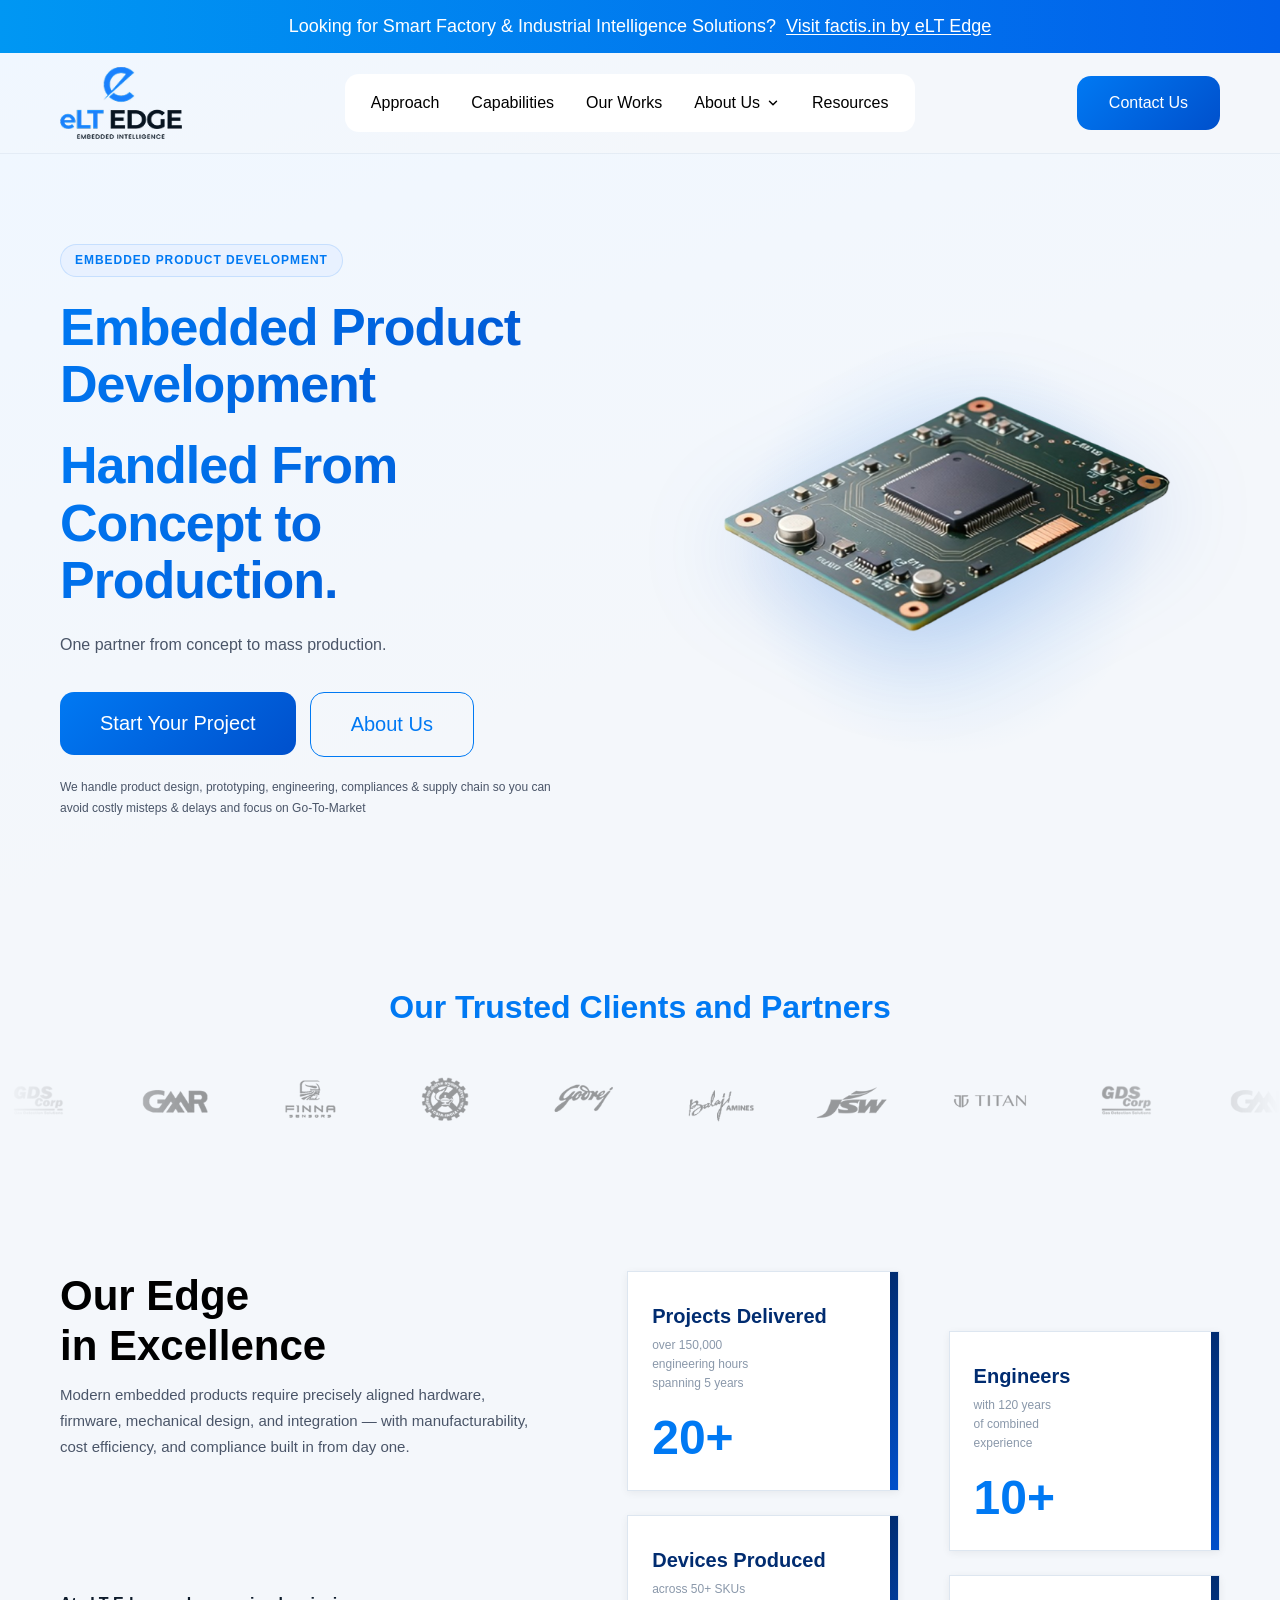
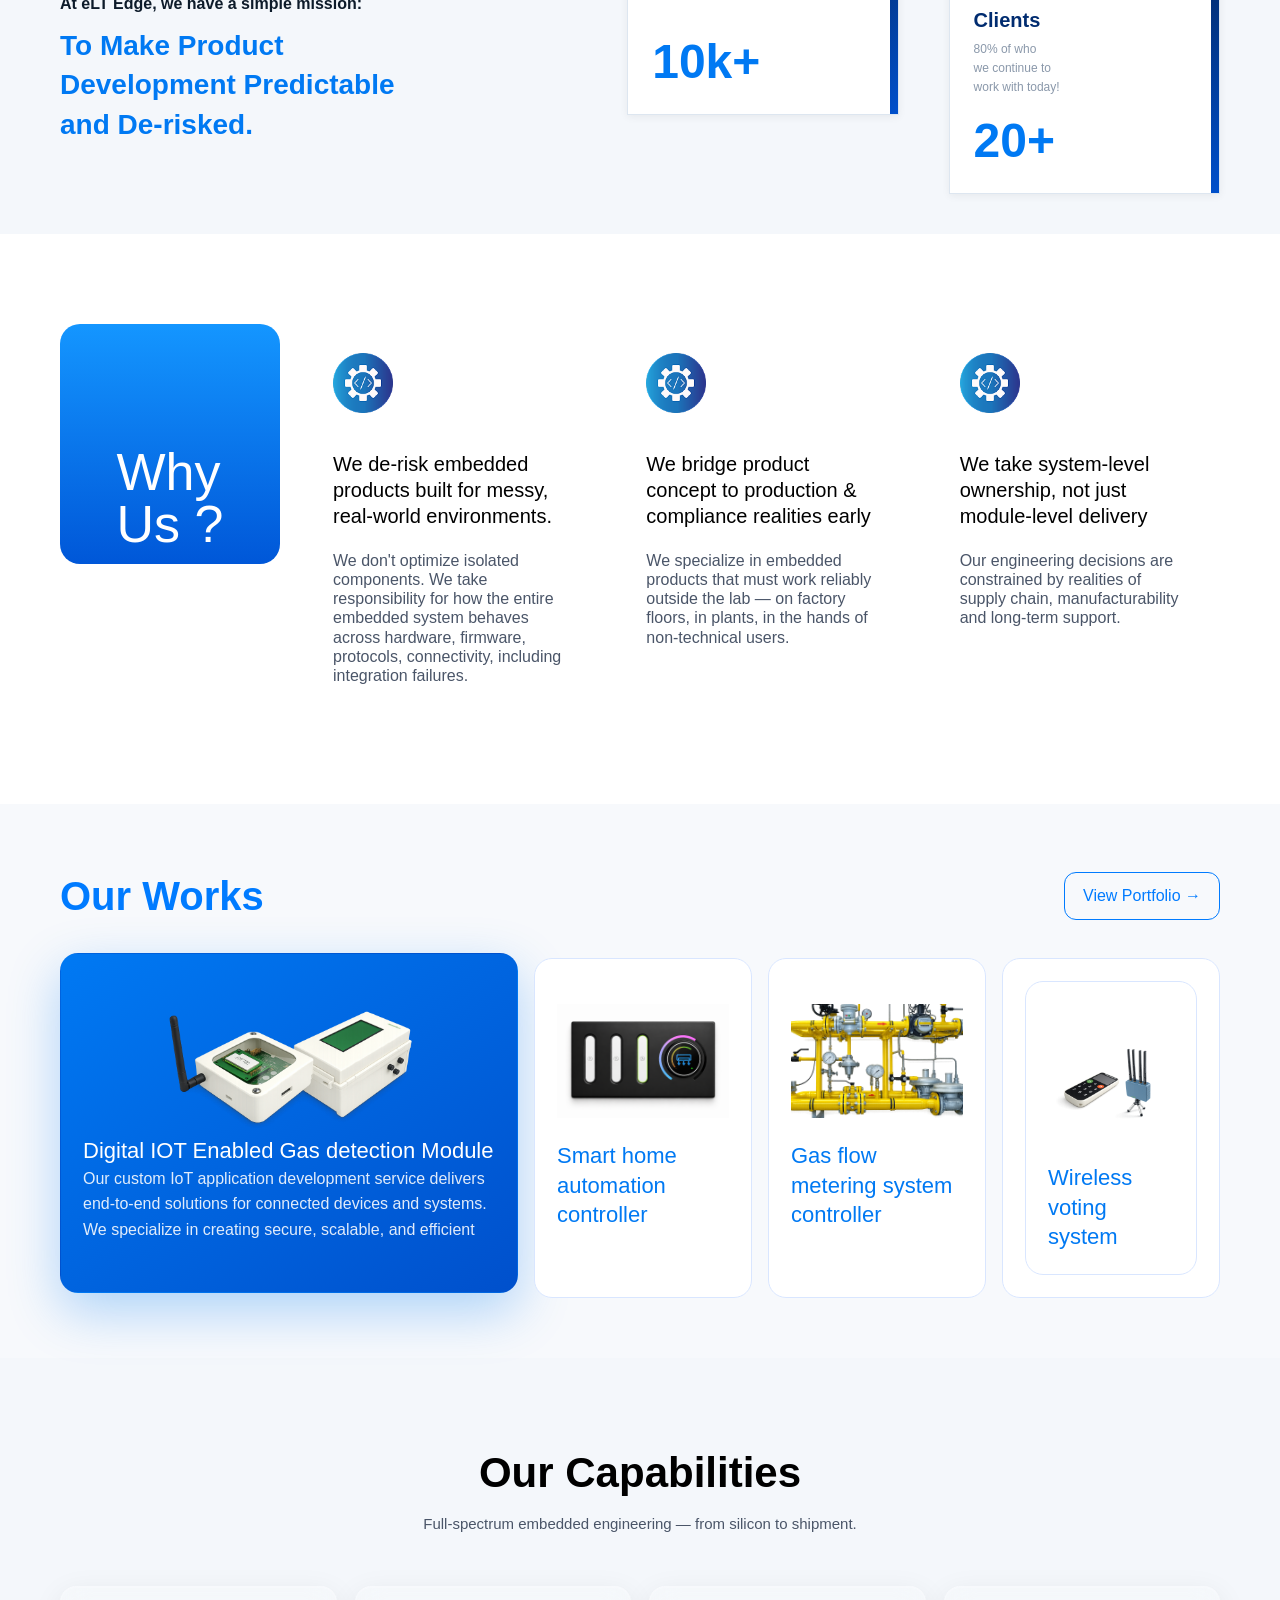
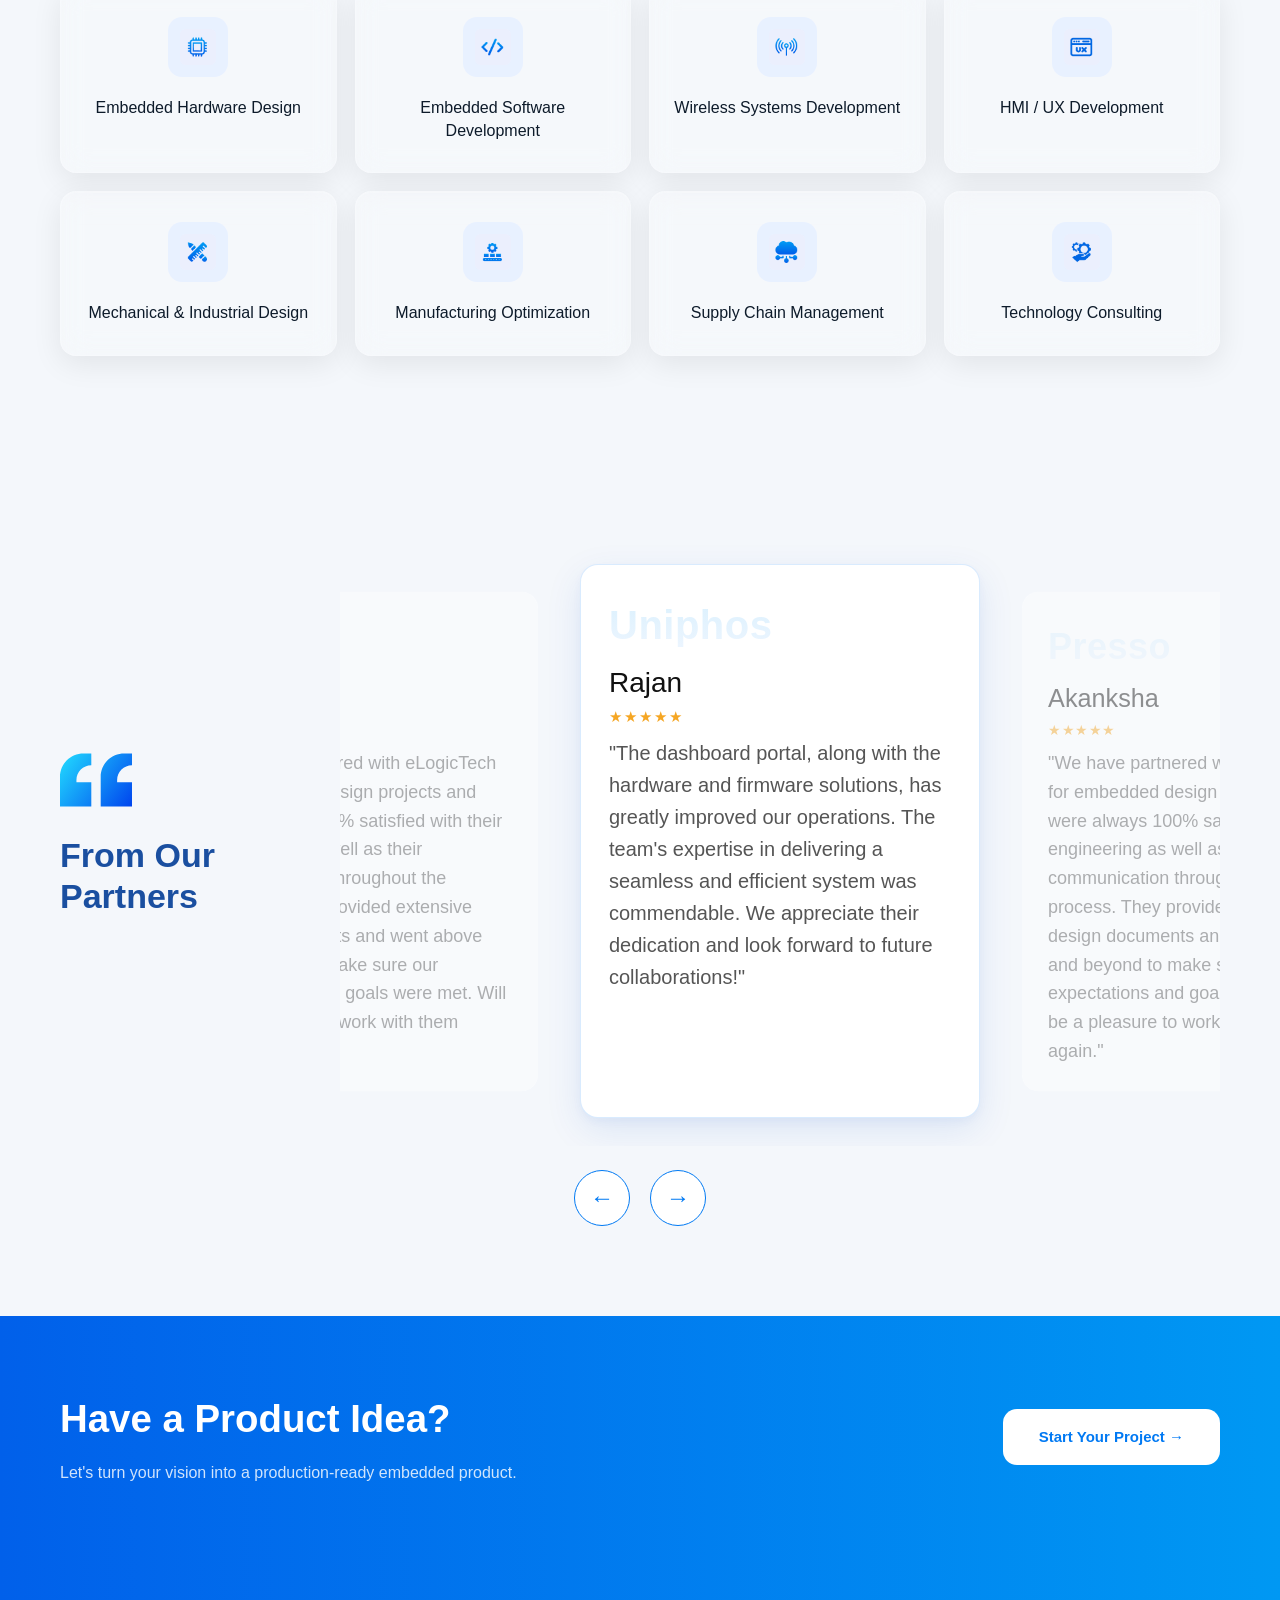
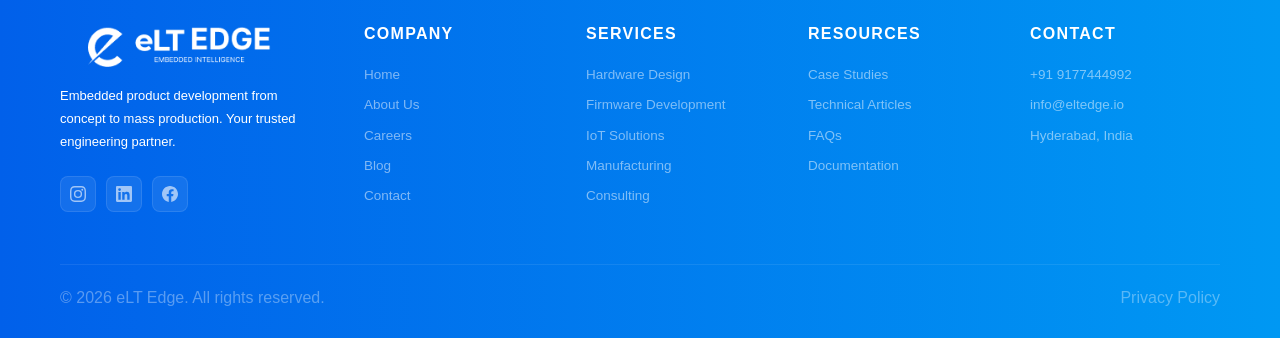
<file: index.html>
<!doctype html>
<html lang="en">
  <head>
    <meta charset="UTF-8" />
    <meta name="viewport" content="width=device-width, initial-scale=1.0" />
    <title>eLT Edge — Embedded Product Development</title>
    <link rel="preconnect" href="https://fonts.googleapis.com" />
    <link rel="preconnect" href="https://fonts.gstatic.com" crossorigin />
    <link
      href="https://fonts.cdnfonts.com/css/graphik-trial"
      rel="stylesheet"
    />
    <link
      href="https://fonts.googleapis.com/css2?family=Sora:wght@300;400;500;600;700;800&family=DM+Sans:ital,wght@0,300;0,400;0,500;1,300&display=swap"
      rel="stylesheet"
    />
    <link rel="stylesheet" href="./css/style.css" />
  </head>
  <body>
    <!-- Top Banner -->
    <div class="top-banner">
      <span
        >Looking for Smart Factory &amp; Industrial Intelligence
        Solutions?</span
      >
      <a href="https://factis.in" target="_blank" class="banner-link"
        >Visit factis.in by eLT Edge
      </a>
    </div>

    <!-- Navbar -->
    <header class="navbar" id="navbar">
      <div class="nav-inner container">
        <!-- Logo -->
        <div class="nav-logo">
          <a href="./index.html"
            ><img
              src="./assets/images/logo white bg (1) 1.png"
              alt="eLT Edge"
              class="logo-img"
          /></a>
        </div>

        <!-- Center Nav -->
        <nav class="nav-links" id="navLinks">
          <a href="./approach.html" class="nav-link">Approach</a>
          <a href="capabilities-scroll.html" class="nav-link">Capabilities</a>
          <a href="./ourworks.html" class="nav-link">Our Works</a>
          <div class="nav-dropdown">
            <a href="aboutus.html" class="nav-link dropdown-toggle">
              About Us

              <span class="dropdown-arrow">
                <svg
                  xmlns="http://www.w3.org/2000/svg"
                  width="14"
                  height="14"
                  viewBox="0 0 24 24"
                  fill="none"
                  stroke="currentColor"
                  stroke-width="2.5"
                  stroke-linecap="round"
                  stroke-linejoin="round"
                >
                  <polyline points="6 9 12 15 18 9"></polyline>
                </svg>
              </span>
            </a>

            <div class="dropdown-menu">
              <a href="our-team.html">Our Team</a>
              <a href="careers.html">Careers</a>
            </div>
          </div>
          <a href="resources.html" class="nav-link">Resources</a>
        </nav>

        <!-- Right Actions -->
        <div class="nav-actions">
          <a href="contact.html" class="btn-contact">Contact Us</a>
          <button
            class="hamburger"
            id="hamburger"
            aria-label="Open menu"
            aria-expanded="false"
          >
            <span></span>
            <span></span>
            <span></span>
          </button>
        </div>
      </div>
    </header>

    <!-- Mobile Drawer -->
    <div class="mobile-drawer" id="mobileDrawer" aria-hidden="true">
      <div class="drawer-inner">
        <button class="drawer-close" id="drawerClose" aria-label="Close menu">
          ✕
        </button>
        <nav class="drawer-links">
          <a href="./approach.html">Approach</a>
          <a href="capabilities.html">Capabilities</a>
          <a href="./ourworks.html">Our Works</a>
          <div class="mobile-dropdown">
            <button class="mobile-dropdown-toggle">About Us</button>

            <div class="mobile-dropdown-menu">
              <a href="our-team.html">Our Team</a>
              <a href="careers.html">Careers</a>
            </div>
          </div>
          <a href="./resources.html">Resources</a>
        </nav>
        <button class="btn-contact drawer-cta">Contact Us</button>
      </div>
    </div>
    <div class="drawer-backdrop" id="drawerBackdrop"></div>

    <!-- Hero Section -->
    <section class="hero">
      <div class="container hero-inner">
        <div class="hero-text">
          <div class="hero-badge">Embedded Product Development</div>
          <h1 class="hero-heading">
            <span class="hero-heading-accent"
              >Embedded Product Development</span
            >
            <span class="hero-heading-accent"
              >Handled From Concept to Production.</span
            >
          </h1>
          <p class="hero-subtitle">
            One partner from concept to mass production.
          </p>
          <div class="hero-buttons">
            <a href="./contact.html"
              ><button class="btn-primary">Start Your Project</button></a
            >
            <a href="./aboutus.html"
              ><button class="btn-ghost">About Us</button></a
            >
          </div>
          <p class="hero-subtitle-sub">
            We handle product design, prototyping, engineering, compliances &
            supply chain so you can avoid costly misteps & delays and focus on
            Go-To-Market
          </p>
        </div>

        <div class="hero-visual">
          <div class="hero-glow"></div>
          <img
            src="./assets/images/mB board 2.png"
            alt="Embedded circuit board"
            class="hero-board"
          />
        </div>
      </div>
    </section>

    <!-- Clients / Logo Marquee -->
    <section class="clients">
      <div class="container">
        <p class="clients-label">Our Trusted Clients and Partners</p>
      </div>
      <div class="logo-slider">
        <div class="logo-track">
          <img src="assets/images/logos/logo1.png" alt="Client logo" />
          <img src="assets/images/logos/logo2.png" alt="Client logo" />
          <img src="assets/images/logos/logo3.png" alt="Client logo" />
          <img src="assets/images/logos/logo4.png" alt="Client logo" />
          <img src="assets/images/logos/logo5.png" alt="Client logo" />
          <img src="assets/images/logos/logo6.png" alt="Client logo" />
          <img src="assets/images/logos/logo7.png" alt="Client logo" />
          <img src="assets/images/logos/logo8.png" alt="Client logo" />
          <!-- Duplicate for seamless loop -->
          <img
            src="assets/images/logos/logo1.png"
            alt="Client logo"
            aria-hidden="true"
          />
          <img
            src="assets/images/logos/logo2.png"
            alt="Client logo"
            aria-hidden="true"
          />
          <img
            src="assets/images/logos/logo3.png"
            alt="Client logo"
            aria-hidden="true"
          />
          <img
            src="assets/images/logos/logo4.png"
            alt="Client logo"
            aria-hidden="true"
          />
          <img
            src="assets/images/logos/logo5.png"
            alt="Client logo"
            aria-hidden="true"
          />
          <img
            src="assets/images/logos/logo6.png"
            alt="Client logo"
            aria-hidden="true"
          />
          <img
            src="assets/images/logos/logo7.png"
            alt="Client logo"
            aria-hidden="true"
          />
          <img
            src="assets/images/logos/logo8.png"
            alt="Client logo"
            aria-hidden="true"
          />
          <!-- Duplicate for seamless loop -->
          <img
            src="assets/images/logos/logo1.png"
            alt="Client logo"
            aria-hidden="true"
          />
          <img
            src="assets/images/logos/logo2.png"
            alt="Client logo"
            aria-hidden="true"
          />
          <img
            src="assets/images/logos/logo3.png"
            alt="Client logo"
            aria-hidden="true"
          />
          <img
            src="assets/images/logos/logo4.png"
            alt="Client logo"
            aria-hidden="true"
          />
          <img
            src="assets/images/logos/logo5.png"
            alt="Client logo"
            aria-hidden="true"
          />
          <img
            src="assets/images/logos/logo6.png"
            alt="Client logo"
            aria-hidden="true"
          />
          <img
            src="assets/images/logos/logo7.png"
            alt="Client logo"
            aria-hidden="true"
          />
          <img
            src="assets/images/logos/logo8.png"
            alt="Client logo"
            aria-hidden="true"
          />
        </div>
      </div>
    </section>

    <!-- Our Edge in Excellence -->
    <section class="excellence">
      <div class="container excellence-inner">
        <!-- Left -->
        <div class="ex-left">
          <div>
            <h2 class="section-title">Our Edge<br />in Excellence</h2>
            <p class="ex-desc">
              Modern embedded products require precisely aligned hardware,
              firmware, mechanical design, and integration — with
              manufacturability, cost efficiency, and compliance built in from
              day one.
            </p>
          </div>
          <div class="ex-mission">
            <p class="mission-label">At eLT Edge, we have a simple mission:</p>
            <h3 class="mission-statement">
              To Make Product <br />Development Predictable <br />
              and De-risked.
            </h3>
          </div>
        </div>

        <!-- Right: Stat Cards -->
        <div class="ex-right">
          <div class="stat-card">
            <div class="stat-text">
              <p class="stat-label">Projects Delivered</p>
              <span class="stat-sub"
                >over 150,000 <br />engineering hours <br />spanning 5
                years</span
              >
            </div>
            <div class="stat-number">20<span>+</span></div>
          </div>

          <div class="stat-card">
            <div class="stat-text">
              <p class="stat-label">Engineers</p>
              <span class="stat-sub"
                >with 120 years <br />of combined <br />experience</span
              >
            </div>
            <div class="stat-number">10<span>+</span></div>
          </div>

          <div class="stat-card">
            <div class="stat-text">
              <p class="stat-label">Devices Produced</p>
              <span class="stat-sub">across 50+ SKUs</span>
            </div>
            <div class="stat-number">10k<span>+</span></div>
          </div>

          <div class="stat-card">
            <div class="stat-text">
              <p class="stat-label">Clients</p>
              <span class="stat-sub"
                >80% of who <br />
                we continue to <br />work with today!</span
              >
            </div>
            <div class="stat-number">20<span>+</span></div>
          </div>
        </div>
      </div>
    </section>

    <!-- Why Us -->
    <section class="why">
      <video autoplay muted loop playsinline class="why-bg-video">
        <source
          src="assets/videos/Firefly -A static‑camera shot of a microchip centered on a pure white background, with smooth neon‑b - Copy.mp4"
          type="video/mp4"
        />
      </video>
      <div class="why-overlay"></div>
      <div class="container why-inner">
        <div class="why-grid">
          <!-- BOX 1 -->
          <div class="why-title-card">
            <h2>Why<br />Us ?</h2>
          </div>

          <!-- BOX 2 -->
          <div class="why-card">
            <img src="assets/images/image 38.png" alt="" />
            <h4 class="stats-label">
              We de-risk embedded products built for messy, real-world
              environments.
            </h4>
            <p class="why-us-p">
              We don't optimize isolated components. We take responsibility for
              how the entire embedded system behaves across hardware, firmware,
              protocols, connectivity, including integration failures.
            </p>
          </div>

          <!-- BOX 3 -->
          <div class="why-card">
            <img src="assets/images/image 38.png" alt="" />
            <h4 class="stats-label">
              We bridge product concept to production & compliance realities
              early
            </h4>
            <p class="why-us-p">
              We specialize in embedded products that must work reliably outside
              the lab — on factory floors, in plants, in the hands of
              non-technical users.
            </p>
          </div>

          <!-- BOX 4 -->
          <div class="why-card">
            <img src="assets/images/image 38.png" alt="" />
            <h4 class="stats-label">
              We take system-level ownership, not just module-level delivery
            </h4>
            <p class="why-us-p">
              Our engineering decisions are constrained by realities of supply
              chain, manufacturability and long-term support.
            </p>
          </div>
        </div>
      </div>
    </section>

    <!-- Our Works -->
    <section class="works">
      <div class="container">
        <div class="works-header">
          <h2>Our Works</h2>
          <a href="./ourworks.html" class="btn-outline">View Portfolio →</a>
        </div>
        <div class="works-flex">
          <!-- Card 1 -->
          <a
            href="ourworks.html?project=Digital-IoT-enabled-gas-detection-module"
            class="work-card active"
            class="work-card-link"
          >
            <div>
              <div class="img-wrap">
                <img
                  src="assets/images/ourworks/Digital IOT Enabled Gas detection Module.png"
                  alt=""
                />
              </div>
              <h3>Digital IOT Enabled Gas detection Module</h3>
              <p class="subtext">
                Our custom IoT application development service delivers
                end-to-end solutions for connected devices and systems. We
                specialize in creating secure, scalable, and efficient IoT
                applications that.
              </p>
            </div>
          </a>

          <!-- Card 2 -->
          <a
            href="ourworks.html?project=smart-home-automation-controller"
            class="work-card active"
            class="work-card-link"
          >
            <div>
              <div class="img-wrap">
                <img src="assets/images/ourworks/Smart home.png" alt="" />
              </div>
              <h3>Smart home automation controller</h3>
              <p class="subtext">
                Advanced consumer devices focusing on user experience.
              </p>
            </div>
          </a>

          <!-- Card 3 -->
          <a
            href="ourworks.html?project=Gas flow metering system controller"
            class="work-card active"
            class="work-card-link"
          >
            <div>
              <div class="img-wrap">
                <img
                  src="assets/images/ourworks/Gas Floe Meterig System.png"
                  alt=""
                />
              </div>
              <h3>Gas flow metering system controller</h3>
              <p class="subtext">
                Closed-loop control system design & tuning Firmware development
                System Integration Field testing
              </p>
            </div>
          </a>

          <!-- Card 4 -->
          <a
            href="ourworks.html?project=wireless-voting-system"
            class="work-card active"
            class="work-card-link"
          >
            <div class="work-card">
              <div class="img-wrap">
                <img
                  src="assets/images/ourworks/Wireless voting system.png"
                  alt=""
                />
              </div>
              <h3>Wireless voting system</h3>
              <p class="subtext">
                Custom wireless protocol & stack design Intelligent connected
                systems with edge processing.
              </p>
            </div>
          </a>
        </div>
      </div>
    </section>

    <!-- Our Capabilities -->
    <section class="capabilities">
      <div class="container">
        <div class="cap-header">
          <!-- <p class="section-label">What We Do</p> -->
          <h2 class="section-title">Our Capabilities</h2>
          <p class="cap-desc">
            Full-spectrum embedded engineering — from silicon to shipment.
          </p>
        </div>

        <div class="cap-grid">
          <div class="cap-card" data-target="csc-card-0">
            <div class="cap-icon-wrap">
              <img
                src="assets/images/Our Capabilities/Our Capabilities1.png"
                alt="Embedded Hardware Design"
              />
            </div>
            <p>Embedded Hardware Design</p>
          </div>
          <!-- card 2 -->

          <div class="cap-card" data-target="csc-card-1">
            <div class="cap-icon-wrap">
              <img
                src="assets/images/Our Capabilities/Our Capabilities2.png"
                alt="Embedded Software Development"
              />
            </div>
            <p>Embedded Software Development</p>
          </div>
          <!-- card 3 -->

          <div class="cap-card" data-target="csc-card-2">
            <div class="cap-icon-wrap">
              <img
                src="assets/images/Our Capabilities/Our Capabilities3.png"
                alt="Wireless Systems Development"
              />
            </div>
            <p>Wireless Systems Development</p>
          </div>
          <!-- card 4 -->

          <div class="cap-card" data-target="csc-card-3">
            <div class="cap-icon-wrap">
              <img
                src="assets/images/Our Capabilities/Our Capabilities4.png"
                alt="HMI / UX Development"
              />
            </div>
            <p>HMI / UX Development</p>
          </div>

          <!-- card 5 -->

          <div class="cap-card" data-target="csc-card-4">
            <div class="cap-icon-wrap">
              <img
                src="assets/images/Our Capabilities/Our Capabilities5.png"
                alt="Mechanical & Industrial Design"
              />
            </div>
            <p>Mechanical &amp; Industrial Design</p>
          </div>
          <!-- card 6 -->

          <div class="cap-card" data-target="csc-card-5">
            <div class="cap-icon-wrap">
              <img
                src="assets/images/Our Capabilities/Our Capabilities6.png"
                alt="Manufacturing Optimization"
              />
            </div>
            <p>Manufacturing Optimization</p>
          </div>
          <!-- card 7 -->
          <div class="cap-card" data-target="csc-card-6">
            <div class="cap-icon-wrap">
              <img
                src="assets/images/Our Capabilities/Our Capabilities7.png"
                alt="Supply Chain Management"
              />
            </div>
            <p>Supply Chain Management</p>
          </div>
          <!-- card 8 -->
          <div class="cap-card" data-target="csc-card-7">
            <div class="cap-icon-wrap">
              <img
                src="assets/images/Our Capabilities/Our Capabilities8.png"
                alt="Technology Consulting"
              />
            </div>
            <p>Technology Consulting</p>
          </div>
        </div>
      </div>
    </section>

    <!-- Testimonials -->
    <section class="testimonials">
      <div class="container test-container">
        <div class="test-left">
          <svg
            class="test-quote-icon"
            width="72"
            height="54"
            viewBox="0 0 92 68"
            fill="none"
            xmlns="http://www.w3.org/2000/svg"
          >
            <defs>
              <linearGradient
                id="qGrad"
                x1="0"
                y1="0"
                x2="92"
                y2="68"
                gradientUnits="userSpaceOnUse"
              >
                <stop stop-color="#22DDFF" />
                <stop offset="1" stop-color="#0044EE" />
              </linearGradient>
            </defs>
            <path
              d="M0 68V30C0 13.4 13.4 0 30 0H40V15C29.5 15 21 23.5 21 34V37H40V68H0Z"
              fill="url(#qGrad)"
            />
            <path
              d="M52 68V30C52 13.4 65.4 0 82 0H92V15C81.5 15 73 23.5 73 34V37H92V68H52Z"
              fill="url(#qGrad)"
            />
          </svg>
          <h2 class="test-heading">From Our<br />Partners</h2>
          <!-- <p class="test-subtext">
            Hear from the teams who've shipped with us.
          </p> -->
        </div>
        <!-- test1 -->
        <div class="test-right">
          <div class="test-viewport" id="testViewport">
            <div class="test-track" id="testTrack">
              <div class="test-card">
                <div class="test-card-top">
                  <!-- <div class="test-avatar-placeholder">R</div> -->
                  <span class="test-company">Uniphos</span>
                </div>
                <h3 class="test-name">Rajan</h3>
                <div class="test-stars">★★★★★</div>
                <p class="test-text">
                  "The dashboard portal, along with the hardware and firmware
                  solutions, has greatly improved our operations. The team's
                  expertise in delivering a seamless and efficient system was
                  commendable. We appreciate their dedication and look forward
                  to future collaborations!"
                </p>
              </div>
              <!-- test2 -->
              <div class="test-card">
                <div class="test-card-top">
                  <!-- <div class="test-avatar-placeholder">P</div> -->
                  <span class="test-company">Presso</span>
                </div>
                <h3 class="test-name">Akanksha</h3>
                <div class="test-stars">★★★★★</div>
                <p class="test-text">
                  "We have partnered with eLogicTech for embedded design
                  projects and were always 100% satisfied with their engineering
                  as well as their communication throughout the process. They
                  provided extensive design documents and went above and beyond
                  to make sure our expectations and goals were met. Will be a
                  pleasure to work with them again."
                </p>
              </div>
              <!-- test3 -->
              <div class="test-card">
                <div class="test-card-top">
                  <!-- <div class="test-avatar-placeholder">A</div> -->
                  <span class="test-company">Uniphos</span>
                </div>
                <h3 class="test-name">Rajan</h3>
                <div class="test-stars">★★★★★</div>
                <p class="test-text">
                  "The dashboard portal, along with the hardware and firmware
                  solutions, has greatly improved our operations. The team's
                  expertise in delivering a seamless and efficient system was
                  commendable. We appreciate their dedication and look forward
                  to future collaborations!"
                </p>
              </div>
              <!-- test 4 -->
              <div class="test-card">
                <div class="test-card-top">
                  <!-- <div class="test-avatar-placeholder">S</div> -->
                  <span class="test-company">Presso</span>
                </div>
                <h3 class="test-name">Akanksha</h3>
                <div class="test-stars">★★★★★</div>
                <p class="test-text">
                  "We have partnered with eLogicTech for embedded design
                  projects and were always 100% satisfied with their engineering
                  as well as their communication throughout the process. They
                  provided extensive design documents and went above and beyond
                  to make sure our expectations and goals were met. Will be a
                  pleasure to work with them again."
                </p>
              </div>
            </div>
          </div>
        </div>
      </div>
      <div class="test-nav">
        <button id="testPrev" class="test-arrow">←</button>
        <button id="testNext" class="test-arrow">→</button>
      </div>
    </section>

    <!-- CTA Banner -->
    <section class="footer-cta">
      <div class="container footer-cta-inner">
        <div class="cta-text">
          <h2>Have a Product Idea?</h2>
          <p>
            Let's turn your vision into a production-ready embedded product.
          </p>
        </div>
        <a href="./contact.html" class="btn-cta-white">Start Your Project →</a>
      </div>
    </section>

    <!-- Footer -->
    <footer class="footer">
      <div class="container footer-inner">
        <div class="footer-top">
          <!-- Brand -->
          <div class="footer-brand">
            <img
              src="assets/images/logo in white.png"
              alt="eLT Edge"
              class="footer-logo"
            />
            <p>
              Embedded product development from concept to mass production. Your
              trusted engineering partner.
            </p>
            <div class="footer-social">
              <!-- Twitter/X -->
              <!-- <a href="#" aria-label="Twitter" class="social-icon">
                <svg
                  width="16"
                  height="16"
                  viewBox="0 0 24 24"
                  fill="currentColor"
                >
                  <path
                    d="M18.244 2.25h3.308l-7.227 8.26 8.502 11.24H16.17l-4.714-6.231-5.401 6.231H2.744l7.737-8.835L1.254 2.25H8.08l4.253 5.622 5.911-5.622Zm-1.161 17.52h1.833L7.084 4.126H5.117Z"
                  />
                </svg>
              </a> -->
              <!-- Instagram -->
              <a
                href="https://www.instagram.com/elt_edge/"
                aria-label="Instagram"
                class="social-icon"
              >
                <svg
                  width="16"
                  height="16"
                  viewBox="0 0 24 24"
                  fill="currentColor"
                >
                  <path
                    d="M12 2.163c3.204 0 3.584.012 4.85.07 3.252.148 4.771 1.691 4.919 4.919.058 1.265.069 1.645.069 4.849 0 3.205-.012 3.584-.069 4.849-.149 3.225-1.664 4.771-4.919 4.919-1.266.058-1.644.07-4.85.07-3.204 0-3.584-.012-4.849-.07-3.26-.149-4.771-1.699-4.919-4.92-.058-1.265-.07-1.644-.07-4.849 0-3.204.013-3.583.07-4.849.149-3.227 1.664-4.771 4.919-4.919 1.266-.057 1.645-.069 4.849-.069Zm0-2.163c-3.259 0-3.667.014-4.947.072-4.358.2-6.78 2.618-6.98 6.98-.059 1.281-.073 1.689-.073 4.948 0 3.259.014 3.668.072 4.948.2 4.358 2.618 6.78 6.98 6.98 1.281.058 1.689.072 4.948.072 3.259 0 3.668-.014 4.948-.072 4.354-.2 6.782-2.618 6.979-6.98.059-1.28.073-1.689.073-4.948 0-3.259-.014-3.667-.072-4.947-.196-4.354-2.617-6.78-6.979-6.98-1.281-.059-1.69-.073-4.949-.073Zm0 5.838a6.162 6.162 0 1 0 0 12.324 6.162 6.162 0 0 0 0-12.324ZM12 16a4 4 0 1 1 0-8 4 4 0 0 1 0 8Zm6.406-11.845a1.44 1.44 0 1 0 0 2.881 1.44 1.44 0 0 0 0-2.881Z"
                  />
                </svg>
              </a>
              <!-- LinkedIn -->
              <a
                href="https://www.linkedin.com/company/elt-edge/"
                aria-label="LinkedIn"
                class="social-icon"
              >
                <svg
                  width="16"
                  height="16"
                  viewBox="0 0 24 24"
                  fill="currentColor"
                >
                  <path
                    d="M20.447 20.452h-3.554v-5.569c0-1.328-.027-3.037-1.852-3.037-1.853 0-2.136 1.445-2.136 2.939v5.667H9.351V9h3.414v1.561h.046c.477-.9 1.637-1.85 3.37-1.85 3.601 0 4.267 2.37 4.267 5.455v6.286ZM5.337 7.433a2.062 2.062 0 0 1-2.063-2.065 2.064 2.064 0 1 1 2.063 2.065Zm1.782 13.019H3.555V9h3.564v11.452ZM22.225 0H1.771C.792 0 0 .774 0 1.729v20.542C0 23.227.792 24 1.771 24h20.451C23.2 24 24 23.227 24 22.271V1.729C24 .774 23.2 0 22.222 0h.003Z"
                  />
                </svg>
              </a>
              <!-- Facebook -->
              <a
                href="https://www.facebook.com/eltedge.global/"
                aria-label="Facebook"
                class="social-icon"
              >
                <svg
                  width="16"
                  height="16"
                  viewBox="0 0 24 24"
                  fill="currentColor"
                >
                  <path
                    d="M24 12.073c0-6.627-5.373-12-12-12s-12 5.373-12 12c0 5.99 4.388 10.954 10.125 11.854v-8.385H7.078v-3.47h3.047V9.43c0-3.007 1.792-4.669 4.533-4.669 1.312 0 2.686.235 2.686.235v2.953H15.83c-1.491 0-1.956.925-1.956 1.874v2.25h3.328l-.532 3.47h-2.796v8.385C19.612 23.027 24 18.062 24 12.073Z"
                  />
                </svg>
              </a>
            </div>
          </div>

          <!-- Links -->
          <div class="footer-links">
            <div class="footer-col">
              <h4>Company</h4>
              <a href="/index.html">Home</a>
              <a href="/aboutus.html">About Us</a>
              <a href="/careers.html">Careers</a>
              <a href="/resources.html">Blog</a>
              <a href="/contact.html">Contact</a>
            </div>

            <div class="footer-col">
              <h4>Services</h4>
              <a href="#">Hardware Design</a>
              <a href="#">Firmware Development</a>
              <a href="#">IoT Solutions</a>
              <a href="#">Manufacturing</a>
              <a href="#">Consulting</a>
            </div>

            <div class="footer-col">
              <h4>Resources</h4>
              <a href="#">Case Studies</a>
              <a href="#">Technical Articles</a>
              <a href="#">FAQs</a>
              <a href="#">Documentation</a>
            </div>

            <div class="footer-col">
              <h4>Contact</h4>
              <a href="#">+91 9177444992</a>
              <a href="mailto:#">info@eltedge.io</a>
              <a href="#">Hyderabad, India</a>
            </div>
          </div>
        </div>

        <!-- Footer Bottom -->
        <div class="footer-bottom">
          <p>© 2026 eLT Edge. All rights reserved.</p>
          <div class="footer-bottom-links">
            <!-- <a href="#">Terms of Use</a> -->
            <a href="#">Privacy Policy</a>
            <!-- <a href="#">Cookie Policy</a> -->
          </div>
        </div>
      </div>
    </footer>

    <script src="js/main.js"></script>
  </body>
</html>
</file>
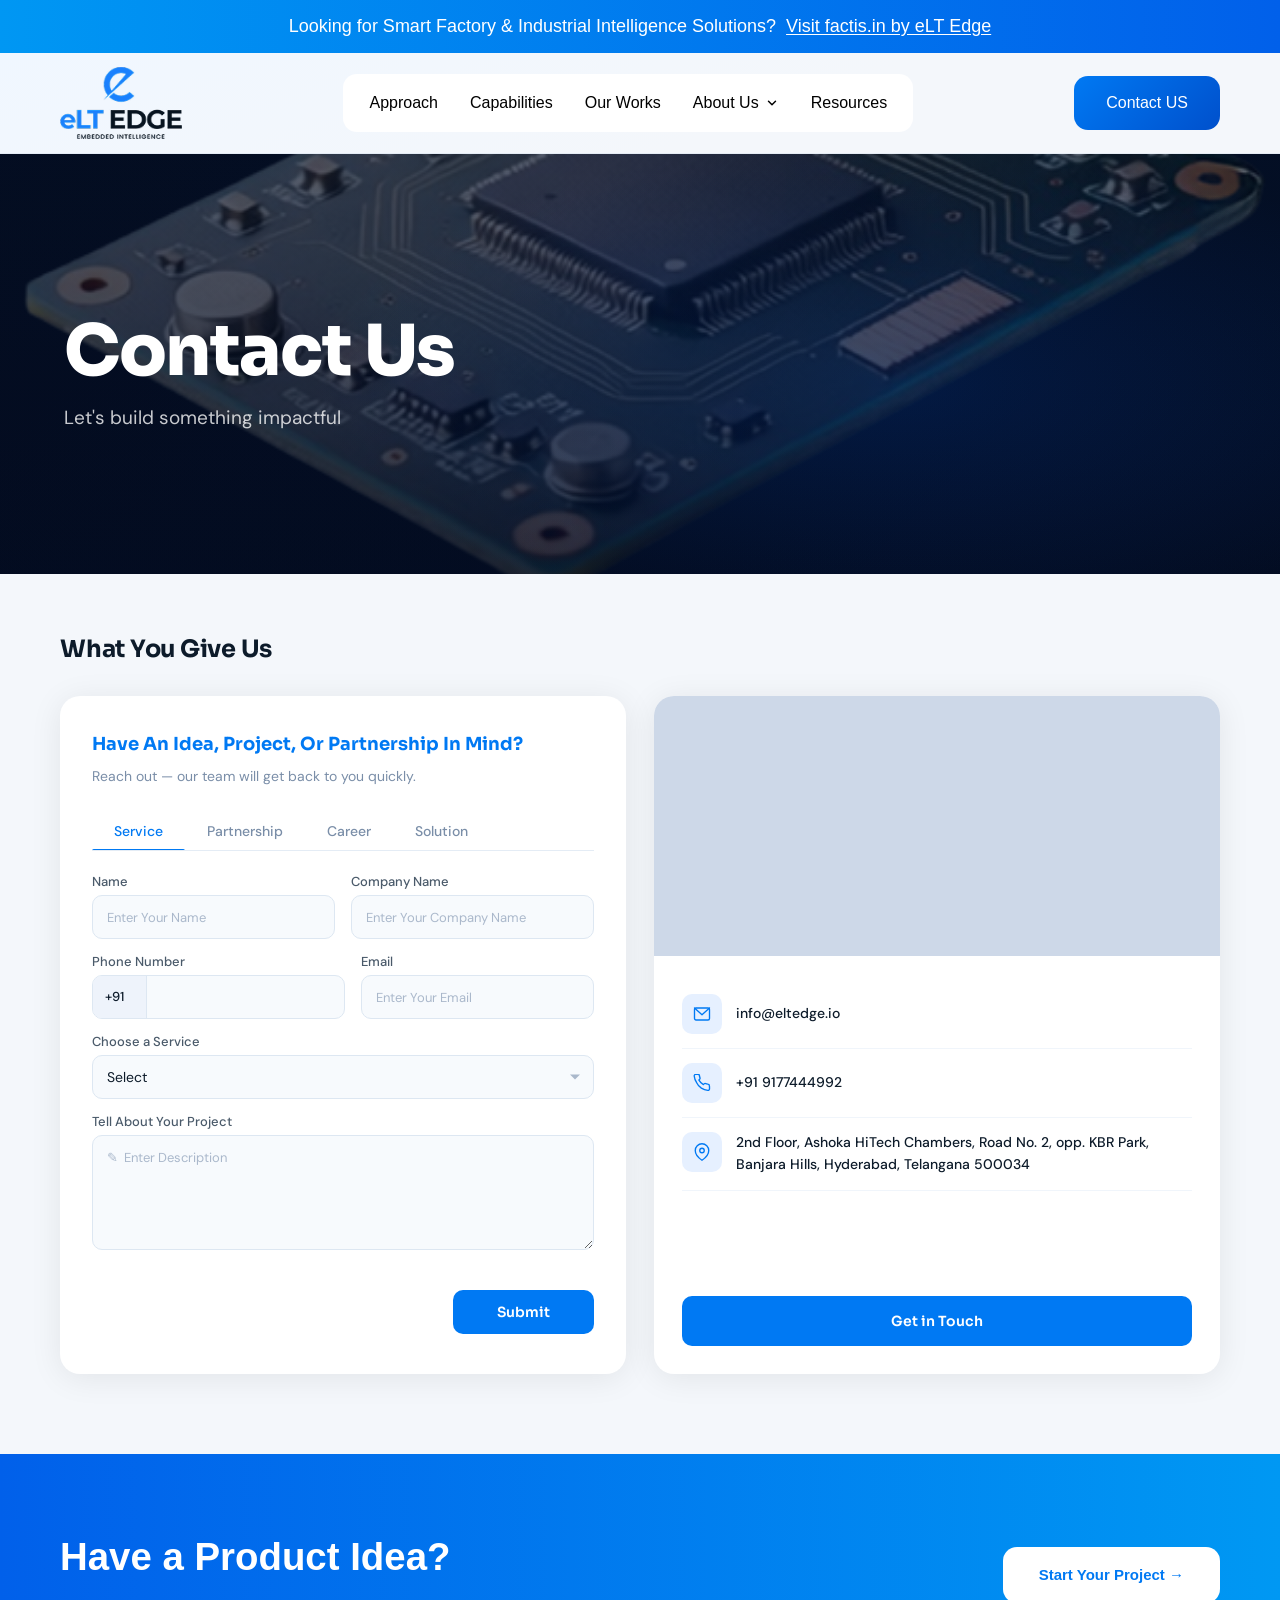
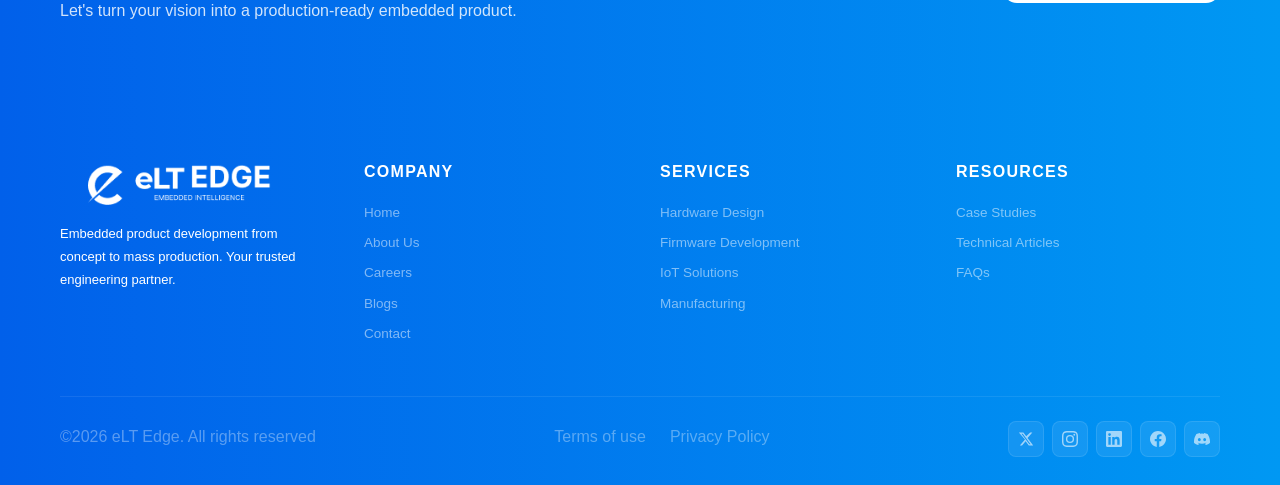
<file: contact.html>
<!doctype html>
<html lang="en">
  <head>
    <meta charset="UTF-8" />
    <meta name="viewport" content="width=device-width, initial-scale=1.0" />
    <title>Contact Us — eLT Edge</title>
    <link rel="preconnect" href="https://fonts.googleapis.com" />
    <link rel="preconnect" href="https://fonts.gstatic.com" crossorigin />
    <link
      href="https://fonts.googleapis.com/css2?family=Sora:wght@300;400;500;600;700;800&family=DM+Sans:ital,opsz,wght@0,9..40,300;0,9..40,400;0,9..40,500;1,9..40,300&display=swap"
      rel="stylesheet"
    />
    <link rel="stylesheet" href="css/style.css" />
    <link rel="stylesheet" href="css/contact.css" />
  </head>
  <body>
    <!-- TOP BANNER -->
    <div class="top-banner">
      <span
        >Looking for Smart Factory &amp; Industrial Intelligence
        Solutions?</span
      >
      <a href="https://factis.in" target="_blank" class="banner-link"
        >Visit factis.in by eLT Edge</a
      >
    </div>

    <!-- NAVBAR -->
    <header class="navbar" id="navbar">
      <div class="nav-inner container">
        <div class="nav-logo">
          <a href="./index.html">
            <img
              src="assets/images/logo white bg (1) 1.png"
              alt="eLT Edge"
              class="logo-img"
            />
          </a>
        </div>
        <nav class="nav-links" id="navLinks">
          <a href="approach.html" class="nav-link">Approach</a>
          <a href="capabilities-scroll.html" class="nav-link">Capabilities</a>
          <a href="ourworks.html" class="nav-link">Our Works</a>
          <div class="nav-dropdown">
            <a href="aboutus.html" class="nav-link dropdown-toggle">
              About Us

              <span class="dropdown-arrow">
                <svg
                  xmlns="http://www.w3.org/2000/svg"
                  width="14"
                  height="14"
                  viewBox="0 0 24 24"
                  fill="none"
                  stroke="currentColor"
                  stroke-width="2.5"
                  stroke-linecap="round"
                  stroke-linejoin="round"
                >
                  <polyline points="6 9 12 15 18 9"></polyline>
                </svg>
              </span>
            </a>

            <div class="dropdown-menu">
              <a href="our-team.html">Our Team</a>
              <a href="careers.html">Careers</a>
            </div>
          </div>
          <a href="resources.html" class="nav-link">Resources</a>
        </nav>
        <div class="nav-actions">
          <a href="contact.html" class="btn-contact">Contact US</a>
          <button
            class="hamburger"
            id="hamburger"
            aria-label="Open menu"
            aria-expanded="false"
          >
            <span></span><span></span><span></span>
          </button>
        </div>
      </div>
    </header>

    <!-- MOBILE DRAWER -->
    <div class="mobile-drawer" id="mobileDrawer" aria-hidden="true">
      <div class="drawer-inner">
        <button class="drawer-close" id="drawerClose" aria-label="Close menu">
          ✕
        </button>
        <nav class="drawer-links">
          <a href="approach.html">Approach</a>
          <a href="capabilities.html">Capabilities</a>
          <a href="ourworks.html">Our Works</a>
          <a href="aboutus.html">About Us</a>
          <a href="resources.html">Resources</a>
        </nav>
        <a href="contact.html" class="btn-contact">Contact Us</a>
      </div>
    </div>
    <div class="drawer-backdrop" id="drawerBackdrop"></div>

    <!-- HERO -->
    <section class="c-hero">
      <div class="c-hero-overlay"></div>
      <div class="c-hero-content container">
        <h1>Contact Us</h1>
        <p>Let's build something impactful</p>
      </div>
    </section>

    <!-- CONTACT SECTION -->
    <section class="c-section">
      <div class="container">
        <h2 class="c-section-heading">What You Give Us</h2>

        <div class="c-grid">
          <!-- FORM CARD -->
          <div class="c-form-card">
            <h3 class="c-form-title">
              Have An Idea, Project, Or Partnership In Mind?
            </h3>
            <p class="c-form-sub">
              Reach out — our team will get back to you quickly.
            </p>

            <!-- TABS -->
            <div class="c-tabs" role="tablist">
              <button class="c-tab active" role="tab" data-tab="service">
                Service
              </button>
              <button class="c-tab" role="tab" data-tab="partnership">
                Partnership
              </button>
              <button class="c-tab" role="tab" data-tab="career">Career</button>
              <button class="c-tab" role="tab" data-tab="solution">
                Solution
              </button>
            </div>

            <!-- TAB: SERVICE -->
            <div class="c-panel active" id="panel-service">
              <form
                class="c-form"
                action="https://api.web3forms.com/submit"
                method="POST"
              >
                <input
                  type="hidden"
                  name="access_key"
                  value="82fb8d5d-7713-4411-b757-82e2e627a30c"
                />

                <input
                  type="hidden"
                  name="subject"
                  value="New Contact Form Submission"
                />
                <div class="c-row-2">
                  <div class="c-field">
                    <label class="c-label">Name</label>
                    <input
                      class="c-input"
                      type="text"
                      placeholder="Enter Your Name"
                      name="name"
                    />
                  </div>
                  <div class="c-field">
                    <label class="c-label">Company Name</label>
                    <input
                      class="c-input"
                      type="text"
                      name="company"
                      placeholder="Enter Your Company Name"
                      autocomplete="organization"
                    />
                  </div>
                </div>
                <div class="c-row-2">
                  <div class="c-field">
                    <label class="c-label">Phone Number</label>
                    <div class="c-phone">
                      <select class="c-phone-code" aria-label="Country code">
                        <option value="+91">+91</option>
                        <option value="+1">+1</option>
                        <option value="+44">+44</option>
                        <option value="+971">+971</option>
                        <option value="+65">+65</option>
                        <option value="+61">+61</option>
                      </select>
                      <input
                        class="c-phone-num"
                        type="tel"
                        placeholder=""
                        autocomplete="tel-national"
                        name="phone"
                      />
                    </div>
                  </div>
                  <div class="c-field">
                    <label class="c-label">Email</label>
                    <input
                      class="c-input"
                      type="email"
                      placeholder="Enter Your Email"
                      autocomplete="email"
                      name="email"
                    />
                  </div>
                </div>
                <div class="c-field" name="service">
                  <label class="c-label">Choose a Service</label>
                  <div class="c-select-wrap">
                    <select class="c-select">
                      <option value="" disabled selected>Select</option>
                      <option>Hardware Design &amp; Development</option>
                      <option>Firmware Development</option>
                      <option>IoT Solutions</option>
                      <option>PCB Design &amp; Manufacturing</option>
                      <option>Rapid Prototyping</option>
                      <option>Mass Production Support</option>
                    </select>
                  </div>
                </div>
                <div class="c-field">
                  <label class="c-label">Tell About Your Project</label>
                  <textarea
                    class="c-textarea"
                    placeholder="&#9998;  Enter Description"
                    rows="4"
                  ></textarea>
                </div>
                <div class="c-submit-row">
                  <button type="submit" class="c-btn-submit">Submit</button>
                </div>
              </form>
            </div>

            <!-- TAB: PARTNERSHIP -->
            <div class="c-panel" id="panel-partnership">
              <form class="c-form" novalidate>
                <div class="c-row-2">
                  <div class="c-field">
                    <label class="c-label">Name</label>
                    <input
                      class="c-input"
                      type="text"
                      placeholder="Enter Your Name"
                      autocomplete="name"
                    />
                  </div>
                  <div class="c-field">
                    <label class="c-label">Company</label>
                    <input
                      class="c-input"
                      type="text"
                      placeholder="Enter Your Company Name"
                      autocomplete="organization"
                    />
                  </div>
                </div>
                <div class="c-row-2">
                  <div class="c-field">
                    <label class="c-label">Email</label>
                    <input
                      class="c-input"
                      type="email"
                      placeholder="Enter Your Email"
                      autocomplete="email"
                    />
                  </div>
                  <div class="c-field">
                    <label class="c-label">Phone Number</label>
                    <div class="c-phone">
                      <select class="c-phone-code" aria-label="Country code">
                        <option value="+91">+91</option>
                        <option value="+1">+1</option>
                        <option value="+44">+44</option>
                        <option value="+971">+971</option>
                      </select>
                      <input
                        class="c-phone-num"
                        type="tel"
                        placeholder=""
                        autocomplete="tel-national"
                      />
                    </div>
                  </div>
                </div>
                <div class="c-field">
                  <label class="c-label">Description</label>
                  <textarea
                    class="c-textarea"
                    placeholder="&#9998;  Enter Description"
                    rows="5"
                  ></textarea>
                </div>
                <div class="c-submit-row">
                  <button type="submit" class="c-btn-submit">Submit</button>
                </div>
              </form>
            </div>

            <!-- TAB: CAREER -->
            <div class="c-panel" id="panel-career">
              <form class="c-form" novalidate>
                <div class="c-row-2">
                  <div class="c-field">
                    <label class="c-label">Name</label>
                    <input
                      class="c-input"
                      type="text"
                      placeholder="Enter Your Name"
                      autocomplete="name"
                    />
                  </div>
                  <div class="c-field">
                    <label class="c-label">Company</label>
                    <input
                      class="c-input"
                      type="text"
                      placeholder="Enter Your Company Name"
                      autocomplete="organization"
                    />
                  </div>
                </div>
                <div class="c-row-2">
                  <div class="c-field">
                    <label class="c-label">Email</label>
                    <input
                      class="c-input"
                      type="email"
                      placeholder="Enter Your Email"
                      autocomplete="email"
                    />
                  </div>
                  <div class="c-field">
                    <label class="c-label">Phone Number</label>
                    <div class="c-phone">
                      <select class="c-phone-code" aria-label="Country code">
                        <option value="+91">+91</option>
                        <option value="+1">+1</option>
                        <option value="+44">+44</option>
                      </select>
                      <input
                        class="c-phone-num"
                        type="tel"
                        placeholder=""
                        autocomplete="tel-national"
                      />
                    </div>
                  </div>
                </div>
                <div class="c-field">
                  <label class="c-label">Role</label>
                  <div class="c-select-wrap">
                    <select class="c-select" id="careerRoleSelect">
                      <option value="" disabled selected>Select a Role</option>
                    </select>
                  </div>
                </div>
                <div class="c-field">
                  <label class="c-label">Upload Resume</label>
                  <label class="c-file-label" id="resumeLabel">
                    <input
                      type="file"
                      class="c-file-input"
                      id="resumeInput"
                      accept=".pdf,.doc,.docx"
                    />
                    <svg
                      class="c-file-icon"
                      viewBox="0 0 24 24"
                      fill="none"
                      stroke="currentColor"
                      stroke-width="2"
                      stroke-linecap="round"
                      stroke-linejoin="round"
                    >
                      <path d="M21 15v4a2 2 0 0 1-2 2H5a2 2 0 0 1-2-2v-4" />
                      <polyline points="17 8 12 3 7 8" />
                      <line x1="12" y1="3" x2="12" y2="15" />
                    </svg>
                    <span class="c-file-text">Upload Resume</span>
                  </label>
                  <span class="c-file-helper">Max 4MB</span>
                </div>
                <div class="c-row-2 c-row-2--align">
                  <div class="c-field">
                    <label class="c-label">Experience (Years)</label>
                    <input
                      class="c-input"
                      type="number"
                      placeholder="e.g. 3"
                      min="0"
                      max="50"
                    />
                  </div>
                  <div class="c-field c-field--center">
                    <label class="c-checkbox-label">
                      <input type="checkbox" class="c-checkbox-input" />
                      <span class="c-checkbox-box"></span>
                      <span class="c-checkbox-text"
                        >My experience is not relevant</span
                      >
                    </label>
                  </div>
                </div>
                <div class="c-submit-row">
                  <button type="submit" class="c-btn-submit">Submit</button>
                </div>
              </form>
            </div>

            <!-- TAB: SOLUTION -->
            <div class="c-panel" id="panel-solution">
              <form class="c-form" novalidate>
                <div class="c-row-2">
                  <div class="c-field">
                    <label class="c-label">Name</label>
                    <input
                      class="c-input"
                      type="text"
                      placeholder="Enter your Name"
                      autocomplete="name"
                    />
                  </div>
                  <div class="c-field">
                    <label class="c-label">Company</label>
                    <input
                      class="c-input"
                      type="text"
                      placeholder="Enter your company name"
                      autocomplete="organization"
                    />
                  </div>
                </div>
                <div class="c-row-2">
                  <div class="c-field">
                    <label class="c-label">Email</label>
                    <input
                      class="c-input"
                      type="email"
                      placeholder="Enter your email"
                      autocomplete="email"
                    />
                  </div>
                  <div class="c-field">
                    <label class="c-label">Phone Number</label>
                    <input
                      class="c-input"
                      type="tel"
                      placeholder="Enter your phone number"
                      autocomplete="tel"
                    />
                  </div>
                </div>
                <div class="c-field">
                  <label class="c-label">Solutions</label>
                  <div class="c-chip-group">
                    <label class="c-chip">
                      <input type="checkbox" hidden />
                      <span>IIoT</span>
                    </label>
                    <label class="c-chip">
                      <input type="checkbox" hidden />
                      <span>Mobility</span>
                    </label>
                    <label class="c-chip">
                      <input type="checkbox" hidden />
                      <span>Smart buildings solutions</span>
                    </label>
                  </div>
                </div>
                <div class="c-field">
                  <label class="c-label">You Are</label>
                  <div class="c-chip-group">
                    <label class="c-chip">
                      <input type="checkbox" hidden />
                      <span>Factory or manufacturing plant</span>
                    </label>
                    <label class="c-chip">
                      <input type="checkbox" hidden />
                      <span>Plant EPC contractor or system integrator</span>
                    </label>
                    <label class="c-chip">
                      <input type="checkbox" hidden />
                      <span>Industrial machine or instrument maker</span>
                    </label>
                  </div>
                </div>
                <div class="c-field">
                  <label class="c-label">Tell Us About Your Project</label>
                  <textarea
                    class="c-textarea"
                    name="message"
                    placeholder="Enter description"
                    rows="4"
                  ></textarea>
                </div>
                <div class="c-submit-row">
                  <button type="submit" class="c-btn-submit">Submit</button>
                </div>
              </form>
            </div>
          </div>
          <!-- /c-form-card -->

          <!-- INFO CARD -->
          <div class="c-info-card">
            <div class="c-map">
              <iframe
                src="https://www.google.com/maps/embed?pb=!1m18!1m12!1m3!1d7613.47679840246!2d78.42133473995511!3d17.424337583537877!2m3!1f0!2f0!3f0!3m2!1i1024!2i768!4f13.1!3m3!1m2!1s0x3bcb970d18993739%3A0x90c151e6974d10e8!2seLT%20Edge!5e0!3m2!1sen!2sin!4v1782206076882!5m2!1sen!2sin"
                width="600"
                height="450"
                style="border: 0"
                allowfullscreen=""
                loading="lazy"
                referrerpolicy="no-referrer-when-downgrade"
              ></iframe>
            </div>
            <div class="c-info-body">
              <div class="c-info-row">
                <div class="c-info-icon">
                  <svg
                    viewBox="0 0 24 24"
                    fill="none"
                    stroke="currentColor"
                    stroke-width="1.8"
                    stroke-linecap="round"
                    stroke-linejoin="round"
                  >
                    <rect x="2" y="4" width="20" height="16" rx="2" />
                    <polyline points="2,4 12,13 22,4" />
                  </svg>
                </div>
                <span class="c-info-val">info@eltedge.io</span>
              </div>
              <div class="c-info-row">
                <div class="c-info-icon">
                  <svg
                    viewBox="0 0 24 24"
                    fill="none"
                    stroke="currentColor"
                    stroke-width="1.8"
                    stroke-linecap="round"
                    stroke-linejoin="round"
                  >
                    <path
                      d="M22 16.92v3a2 2 0 0 1-2.18 2 19.79 19.79 0 0 1-8.63-3.07A19.5 19.5 0 0 1 4.69 11.23 19.79 19.79 0 0 1 1.61 2.64 2 2 0 0 1 3.6.46h3a2 2 0 0 1 2 1.72c.127.96.361 1.903.7 2.81a2 2 0 0 1-.45 2.11L7.91 8.1a16 16 0 0 0 6 6l.91-.91a2 2 0 0 1 2.11-.45c.907.339 1.85.573 2.81.7A2 2 0 0 1 21.73 15.5z"
                    />
                  </svg>
                </div>
                <span class="c-info-val">+91 9177444992</span>
              </div>
              <div class="c-info-row c-info-row--top">
                <div class="c-info-icon">
                  <svg
                    viewBox="0 0 24 24"
                    fill="none"
                    stroke="currentColor"
                    stroke-width="1.8"
                    stroke-linecap="round"
                    stroke-linejoin="round"
                  >
                    <path d="M21 10c0 7-9 13-9 13S3 17 3 10a9 9 0 0 1 18 0z" />
                    <circle cx="12" cy="10" r="3" />
                  </svg>
                </div>
                <span class="c-info-val"
                  >2nd Floor, Ashoka HiTech Chambers, Road No. 2, opp. KBR Park,
                  Banjara Hills, Hyderabad, Telangana 500034</span
                >
              </div>
              <div class="c-info-btn">
                <a href="mailto:info@eltedge.io" class="c-btn-touch"
                  >Get in Touch</a
                >
              </div>
            </div>
          </div>
        </div>
        <!-- /c-grid -->
      </div>
    </section>

    <!-- CTA SECTION -->
    <section class="footer-cta">
      <div class="container footer-cta-inner">
        <div class="cta-text">
          <h2>Have a Product Idea?</h2>
          <p>
            Let's turn your vision into a production-ready embedded product.
          </p>
        </div>
        <a href="./contact.html" class="btn-cta-white">Start Your Project →</a>
      </div>
    </section>

    <!-- FOOTER -->
    <footer class="footer">
      <div class="container footer-inner">
        <div class="footer-top">
          <div class="footer-brand">
            <img
              src="assets/images/logo in white.png"
              alt="eLT Edge"
              class="footer-logo"
            />
            <p>
              Embedded product development from concept to mass production. Your
              trusted engineering partner.
            </p>
            <!-- Social icons: visible on mobile inside brand, hidden on desktop -->
            <div class="footer-social footer-social--brand">
              <a href="#" aria-label="Twitter" class="social-icon">
                <svg
                  width="16"
                  height="16"
                  viewBox="0 0 24 24"
                  fill="currentColor"
                >
                  <path
                    d="M18.244 2.25h3.308l-7.227 8.26 8.502 11.24H16.17l-4.714-6.231-5.401 6.231H2.744l7.737-8.835L1.254 2.25H8.08l4.253 5.622 5.911-5.622Zm-1.161 17.52h1.833L7.084 4.126H5.117Z"
                  />
                </svg>
              </a>
              <a href="#" aria-label="Instagram" class="social-icon">
                <svg
                  width="16"
                  height="16"
                  viewBox="0 0 24 24"
                  fill="currentColor"
                >
                  <path
                    d="M12 2.163c3.204 0 3.584.012 4.85.07 3.252.148 4.771 1.691 4.919 4.919.058 1.265.069 1.645.069 4.849 0 3.205-.012 3.584-.069 4.849-.149 3.225-1.664 4.771-4.919 4.919-1.266.058-1.644.07-4.85.07-3.204 0-3.584-.012-4.849-.07-3.26-.149-4.771-1.699-4.919-4.92-.058-1.265-.07-1.644-.07-4.849 0-3.204.013-3.583.07-4.849.149-3.227 1.664-4.771 4.919-4.919 1.266-.057 1.645-.069 4.849-.069Zm0-2.163c-3.259 0-3.667.014-4.947.072-4.358.2-6.78 2.618-6.98 6.98-.059 1.281-.073 1.689-.073 4.948 0 3.259.014 3.668.072 4.948.2 4.358 2.618 6.78 6.98 6.98 1.281.058 1.689.072 4.948.072 3.259 0 3.668-.014 4.948-.072 4.354-.2 6.782-2.618 6.979-6.98.059-1.28.073-1.689.073-4.948 0-3.259-.014-3.667-.072-4.947-.196-4.354-2.617-6.78-6.979-6.98-1.281-.059-1.69-.073-4.949-.073Zm0 5.838a6.162 6.162 0 1 0 0 12.324 6.162 6.162 0 0 0 0-12.324ZM12 16a4 4 0 1 1 0-8 4 4 0 0 1 0 8Zm6.406-11.845a1.44 1.44 0 1 0 0 2.881 1.44 1.44 0 0 0 0-2.881Z"
                  />
                </svg>
              </a>
              <a href="#" aria-label="LinkedIn" class="social-icon">
                <svg
                  width="16"
                  height="16"
                  viewBox="0 0 24 24"
                  fill="currentColor"
                >
                  <path
                    d="M20.447 20.452h-3.554v-5.569c0-1.328-.027-3.037-1.852-3.037-1.853 0-2.136 1.445-2.136 2.939v5.667H9.351V9h3.414v1.561h.046c.477-.9 1.637-1.85 3.37-1.85 3.601 0 4.267 2.37 4.267 5.455v6.286ZM5.337 7.433a2.062 2.062 0 0 1-2.063-2.065 2.064 2.064 0 1 1 2.063 2.065Zm1.782 13.019H3.555V9h3.564v11.452ZM22.225 0H1.771C.792 0 0 .774 0 1.729v20.542C0 23.227.792 24 1.771 24h20.451C23.2 24 24 23.227 24 22.271V1.729C24 .774 23.2 0 22.222 0h.003Z"
                  />
                </svg>
              </a>
              <a href="#" aria-label="Facebook" class="social-icon">
                <svg
                  width="16"
                  height="16"
                  viewBox="0 0 24 24"
                  fill="currentColor"
                >
                  <path
                    d="M24 12.073c0-6.627-5.373-12-12-12s-12 5.373-12 12c0 5.99 4.388 10.954 10.125 11.854v-8.385H7.078v-3.47h3.047V9.43c0-3.007 1.792-4.669 4.533-4.669 1.312 0 2.686.235 2.686.235v2.953H15.83c-1.491 0-1.956.925-1.956 1.874v2.25h3.328l-.532 3.47h-2.796v8.385C19.612 23.027 24 18.062 24 12.073Z"
                  />
                </svg>
              </a>
              <a href="#" aria-label="Discord" class="social-icon">
                <svg
                  width="16"
                  height="16"
                  viewBox="0 0 24 24"
                  fill="currentColor"
                >
                  <path
                    d="M20.317 4.37a19.791 19.791 0 0 0-4.885-1.515.074.074 0 0 0-.079.037c-.21.375-.444.864-.608 1.25a18.27 18.27 0 0 0-5.487 0 12.64 12.64 0 0 0-.617-1.25.077.077 0 0 0-.079-.037A19.736 19.736 0 0 0 3.677 4.37a.07.07 0 0 0-.032.027C.533 9.046-.32 13.58.099 18.057.1 18.08.114 18.1.138 18.116a19.9 19.9 0 0 0 5.993 3.03.078.078 0 0 0 .084-.028c.462-.63.874-1.295 1.226-1.994a.076.076 0 0 0-.041-.106 13.107 13.107 0 0 1-1.872-.892.077.077 0 0 1-.008-.128 10.2 10.2 0 0 0 .372-.292.074.074 0 0 1 .077-.01c3.928 1.793 8.18 1.793 12.062 0a.074.074 0 0 1 .078.01c.12.098.246.198.373.292a.077.077 0 0 1-.006.127 12.299 12.299 0 0 1-1.873.892.077.077 0 0 0-.041.107c.36.698.772 1.362 1.225 1.993a.076.076 0 0 0 .084.028 19.839 19.839 0 0 0 6.002-3.03.077.077 0 0 0 .032-.054c.5-5.177-.838-9.674-3.549-13.66a.061.061 0 0 0-.031-.03zM8.02 15.33c-1.183 0-2.157-1.085-2.157-2.419 0-1.333.956-2.419 2.157-2.419 1.21 0 2.176 1.096 2.157 2.42 0 1.333-.956 2.418-2.157 2.418zm7.975 0c-1.183 0-2.157-1.085-2.157-2.419 0-1.333.955-2.419 2.157-2.419 1.21 0 2.176 1.096 2.157 2.42 0 1.333-.946 2.418-2.157 2.418Z"
                  />
                </svg>
              </a>
            </div>
          </div>

          <div class="footer-links c-footer-links">
            <div class="footer-col" id="fc-company">
              <div class="footer-acc-head" data-col="fc-company">
                <h4>Company</h4>
                <svg class="footer-acc-icon" viewBox="0 0 16 16">
                  <polyline points="4 6 8 10 12 6" />
                </svg>
              </div>
              <h4 class="footer-col-title">Company</h4>
              <div class="footer-acc-body">
                <a href="index.html">Home</a>
                <a href="aboutus.html">About Us</a>
                <a href="#">Careers</a>
                <a href="#">Blogs</a>
                <a href="contact.html">Contact</a>
              </div>
            </div>
            <div class="footer-col" id="fc-services">
              <div class="footer-acc-head" data-col="fc-services">
                <h4>Services</h4>
                <svg class="footer-acc-icon" viewBox="0 0 16 16">
                  <polyline points="4 6 8 10 12 6" />
                </svg>
              </div>
              <h4 class="footer-col-title">Services</h4>
              <div class="footer-acc-body">
                <a href="#">Hardware Design</a>
                <a href="#">Firmware Development</a>
                <a href="#">IoT Solutions</a>
                <a href="#">Manufacturing</a>
              </div>
            </div>
            <div class="footer-col" id="fc-resources">
              <div class="footer-acc-head" data-col="fc-resources">
                <h4>Resources</h4>
                <svg class="footer-acc-icon" viewBox="0 0 16 16">
                  <polyline points="4 6 8 10 12 6" />
                </svg>
              </div>
              <h4 class="footer-col-title">Resources</h4>
              <div class="footer-acc-body">
                <a href="#">Case Studies</a>
                <a href="#">Technical Articles</a>
                <a href="#">FAQs</a>
              </div>
            </div>
          </div>
        </div>
        <!-- /footer-top -->

        <div class="footer-bottom">
          <p>©2026 eLT Edge. All rights reserved</p>
          <div class="footer-bottom-links">
            <a href="#">Terms of use</a>
            <a href="#">Privacy Policy</a>
          </div>
          <!-- Social icons: visible on desktop in footer-bottom, hidden on mobile -->
          <div class="footer-social footer-social--bottom">
            <a href="#" aria-label="Twitter" class="social-icon">
              <svg
                width="16"
                height="16"
                viewBox="0 0 24 24"
                fill="currentColor"
              >
                <path
                  d="M18.244 2.25h3.308l-7.227 8.26 8.502 11.24H16.17l-4.714-6.231-5.401 6.231H2.744l7.737-8.835L1.254 2.25H8.08l4.253 5.622 5.911-5.622Zm-1.161 17.52h1.833L7.084 4.126H5.117Z"
                />
              </svg>
            </a>
            <a href="#" aria-label="Instagram" class="social-icon">
              <svg
                width="16"
                height="16"
                viewBox="0 0 24 24"
                fill="currentColor"
              >
                <path
                  d="M12 2.163c3.204 0 3.584.012 4.85.07 3.252.148 4.771 1.691 4.919 4.919.058 1.265.069 1.645.069 4.849 0 3.205-.012 3.584-.069 4.849-.149 3.225-1.664 4.771-4.919 4.919-1.266.058-1.644.07-4.85.07-3.204 0-3.584-.012-4.849-.07-3.26-.149-4.771-1.699-4.919-4.92-.058-1.265-.07-1.644-.07-4.849 0-3.204.013-3.583.07-4.849.149-3.227 1.664-4.771 4.919-4.919 1.266-.057 1.645-.069 4.849-.069Zm0-2.163c-3.259 0-3.667.014-4.947.072-4.358.2-6.78 2.618-6.98 6.98-.059 1.281-.073 1.689-.073 4.948 0 3.259.014 3.668.072 4.948.2 4.358 2.618 6.78 6.98 6.98 1.281.058 1.689.072 4.948.072 3.259 0 3.668-.014 4.948-.072 4.354-.2 6.782-2.618 6.979-6.98.059-1.28.073-1.689.073-4.948 0-3.259-.014-3.667-.072-4.947-.196-4.354-2.617-6.78-6.979-6.98-1.281-.059-1.69-.073-4.949-.073Zm0 5.838a6.162 6.162 0 1 0 0 12.324 6.162 6.162 0 0 0 0-12.324ZM12 16a4 4 0 1 1 0-8 4 4 0 0 1 0 8Zm6.406-11.845a1.44 1.44 0 1 0 0 2.881 1.44 1.44 0 0 0 0-2.881Z"
                />
              </svg>
            </a>
            <a href="#" aria-label="LinkedIn" class="social-icon">
              <svg
                width="16"
                height="16"
                viewBox="0 0 24 24"
                fill="currentColor"
              >
                <path
                  d="M20.447 20.452h-3.554v-5.569c0-1.328-.027-3.037-1.852-3.037-1.853 0-2.136 1.445-2.136 2.939v5.667H9.351V9h3.414v1.561h.046c.477-.9 1.637-1.85 3.37-1.85 3.601 0 4.267 2.37 4.267 5.455v6.286ZM5.337 7.433a2.062 2.062 0 0 1-2.063-2.065 2.064 2.064 0 1 1 2.063 2.065Zm1.782 13.019H3.555V9h3.564v11.452ZM22.225 0H1.771C.792 0 0 .774 0 1.729v20.542C0 23.227.792 24 1.771 24h20.451C23.2 24 24 23.227 24 22.271V1.729C24 .774 23.2 0 22.222 0h.003Z"
                />
              </svg>
            </a>
            <a href="#" aria-label="Facebook" class="social-icon">
              <svg
                width="16"
                height="16"
                viewBox="0 0 24 24"
                fill="currentColor"
              >
                <path
                  d="M24 12.073c0-6.627-5.373-12-12-12s-12 5.373-12 12c0 5.99 4.388 10.954 10.125 11.854v-8.385H7.078v-3.47h3.047V9.43c0-3.007 1.792-4.669 4.533-4.669 1.312 0 2.686.235 2.686.235v2.953H15.83c-1.491 0-1.956.925-1.956 1.874v2.25h3.328l-.532 3.47h-2.796v8.385C19.612 23.027 24 18.062 24 12.073Z"
                />
              </svg>
            </a>
            <a href="#" aria-label="Discord" class="social-icon">
              <svg
                width="16"
                height="16"
                viewBox="0 0 24 24"
                fill="currentColor"
              >
                <path
                  d="M20.317 4.37a19.791 19.791 0 0 0-4.885-1.515.074.074 0 0 0-.079.037c-.21.375-.444.864-.608 1.25a18.27 18.27 0 0 0-5.487 0 12.64 12.64 0 0 0-.617-1.25.077.077 0 0 0-.079-.037A19.736 19.736 0 0 0 3.677 4.37a.07.07 0 0 0-.032.027C.533 9.046-.32 13.58.099 18.057.1 18.08.114 18.1.138 18.116a19.9 19.9 0 0 0 5.993 3.03.078.078 0 0 0 .084-.028c.462-.63.874-1.295 1.226-1.994a.076.076 0 0 0-.041-.106 13.107 13.107 0 0 1-1.872-.892.077.077 0 0 1-.008-.128 10.2 10.2 0 0 0 .372-.292.074.074 0 0 1 .077-.01c3.928 1.793 8.18 1.793 12.062 0a.074.074 0 0 1 .078.01c.12.098.246.198.373.292a.077.077 0 0 1-.006.127 12.299 12.299 0 0 1-1.873.892.077.077 0 0 0-.041.107c.36.698.772 1.362 1.225 1.993a.076.076 0 0 0 .084.028 19.839 19.839 0 0 0 6.002-3.03.077.077 0 0 0 .032-.054c.5-5.177-.838-9.674-3.549-13.66a.061.061 0 0 0-.031-.03zM8.02 15.33c-1.183 0-2.157-1.085-2.157-2.419 0-1.333.956-2.419 2.157-2.419 1.21 0 2.176 1.096 2.157 2.42 0 1.333-.956 2.418-2.157 2.418zm7.975 0c-1.183 0-2.157-1.085-2.157-2.419 0-1.333.955-2.419 2.157-2.419 1.21 0 2.176 1.096 2.157 2.42 0 1.333-.946 2.418-2.157 2.418Z"
                />
              </svg>
            </a>
          </div>
        </div>
      </div>
    </footer>

    <script src="js/main.js"></script>
    <script>
      (function () {
        "use strict";

        /* ---- TAB SWITCHING ---- */
        var tabs = document.querySelectorAll(".c-tab");
        var panels = document.querySelectorAll(".c-panel");

        tabs.forEach(function (tab) {
          tab.addEventListener("click", function () {
            var target = tab.getAttribute("data-tab");
            tabs.forEach(function (t) {
              t.classList.remove("active");
            });
            panels.forEach(function (p) {
              p.classList.remove("active");
            });
            tab.classList.add("active");
            var panel = document.getElementById("panel-" + target);
            if (panel) panel.classList.add("active");
          });
        });

        /* ---- SOLUTION CHIP CARDS ---- */
        document.querySelectorAll(".c-chip").forEach(function (chip) {
          chip.addEventListener("click", function () {
            var inp = chip.querySelector('input[type="checkbox"]');
            if (inp) {
              inp.checked = !inp.checked;
              chip.classList.toggle("selected", inp.checked);
            }
          });
        });

        /* ---- FILE UPLOAD ---- */
        var resumeInput = document.getElementById("resumeInput");
        if (resumeInput) {
          resumeInput.addEventListener("change", function () {
            var label = document.getElementById("resumeLabel");
            var text = label ? label.querySelector(".c-file-text") : null;
            if (text && resumeInput.files.length) {
              text.textContent = resumeInput.files[0].name;
            }
          });
        }

        /* ---- FORM SUBMIT ---- */
        // document.querySelectorAll(".c-form").forEach(function (form) {
        //   form.addEventListener("submit", function (e) {
        //     e.preventDefault();
        //     alert("Thank you! We will get back to you shortly.");
        //     form.reset();
        //     form.querySelectorAll(".c-chip").forEach(function (c) {
        //       c.classList.remove("selected");
        //     });
        //     var ft = form.querySelector(".c-file-text");
        //     if (ft) ft.textContent = "Upload Resume";
        //   });
        // });

        /* ---- FOOTER ACCORDION (MOBILE) ---- */
        document.querySelectorAll(".footer-acc-head").forEach(function (head) {
          head.addEventListener("click", function () {
            var colId = head.getAttribute("data-col");
            var col = document.getElementById(colId);
            if (col) col.classList.toggle("open");
          });
        });

        /* ---- CAREER ROLE DROPDOWN — populated from careers page via localStorage ---- */
        (function () {
          var fallbackJobs = [
            "Senior FinOps Engineer",
            "Embedded Firmware Engineer",
            "IoT Solutions Developer",
            "Hardware Design Engineer",
            "Business Development Manager",
          ];

          var roleSelect = document.getElementById("careerRoleSelect");
          if (!roleSelect) return;

          var storedJobs = null;
          try {
            storedJobs = JSON.parse(
              localStorage.getItem("eltEdgeJobs") || "null",
            );
          } catch (e) {}
          var jobs =
            storedJobs && storedJobs.length ? storedJobs : fallbackJobs;

          jobs.forEach(function (title) {
            var opt = document.createElement("option");
            opt.value = title;
            opt.textContent = title;
            roleSelect.appendChild(opt);
          });

          /* Read URL params: ?tab=career&role=<title> */
          var params = new URLSearchParams(window.location.search);
          var tabParam = params.get("tab");
          var roleParam = params.get("role");

          if (tabParam === "career") {
            /* Switch to Career tab */
            document.querySelectorAll(".c-tab").forEach(function (t) {
              t.classList.remove("active");
            });
            document.querySelectorAll(".c-panel").forEach(function (p) {
              p.classList.remove("active");
            });
            var careerTab = document.querySelector('[data-tab="career"]');
            var careerPanel = document.getElementById("panel-career");
            if (careerTab) careerTab.classList.add("active");
            if (careerPanel) careerPanel.classList.add("active");

            setTimeout(function () {
              var formCard = document.querySelector(".c-form-card");
              if (formCard)
                formCard.scrollIntoView({ behavior: "smooth", block: "start" });
            }, 200);
          }

          if (roleParam) {
            roleSelect.value = decodeURIComponent(roleParam);
          }
        })();
      })();
    </script>
  </body>
</html>
</file>
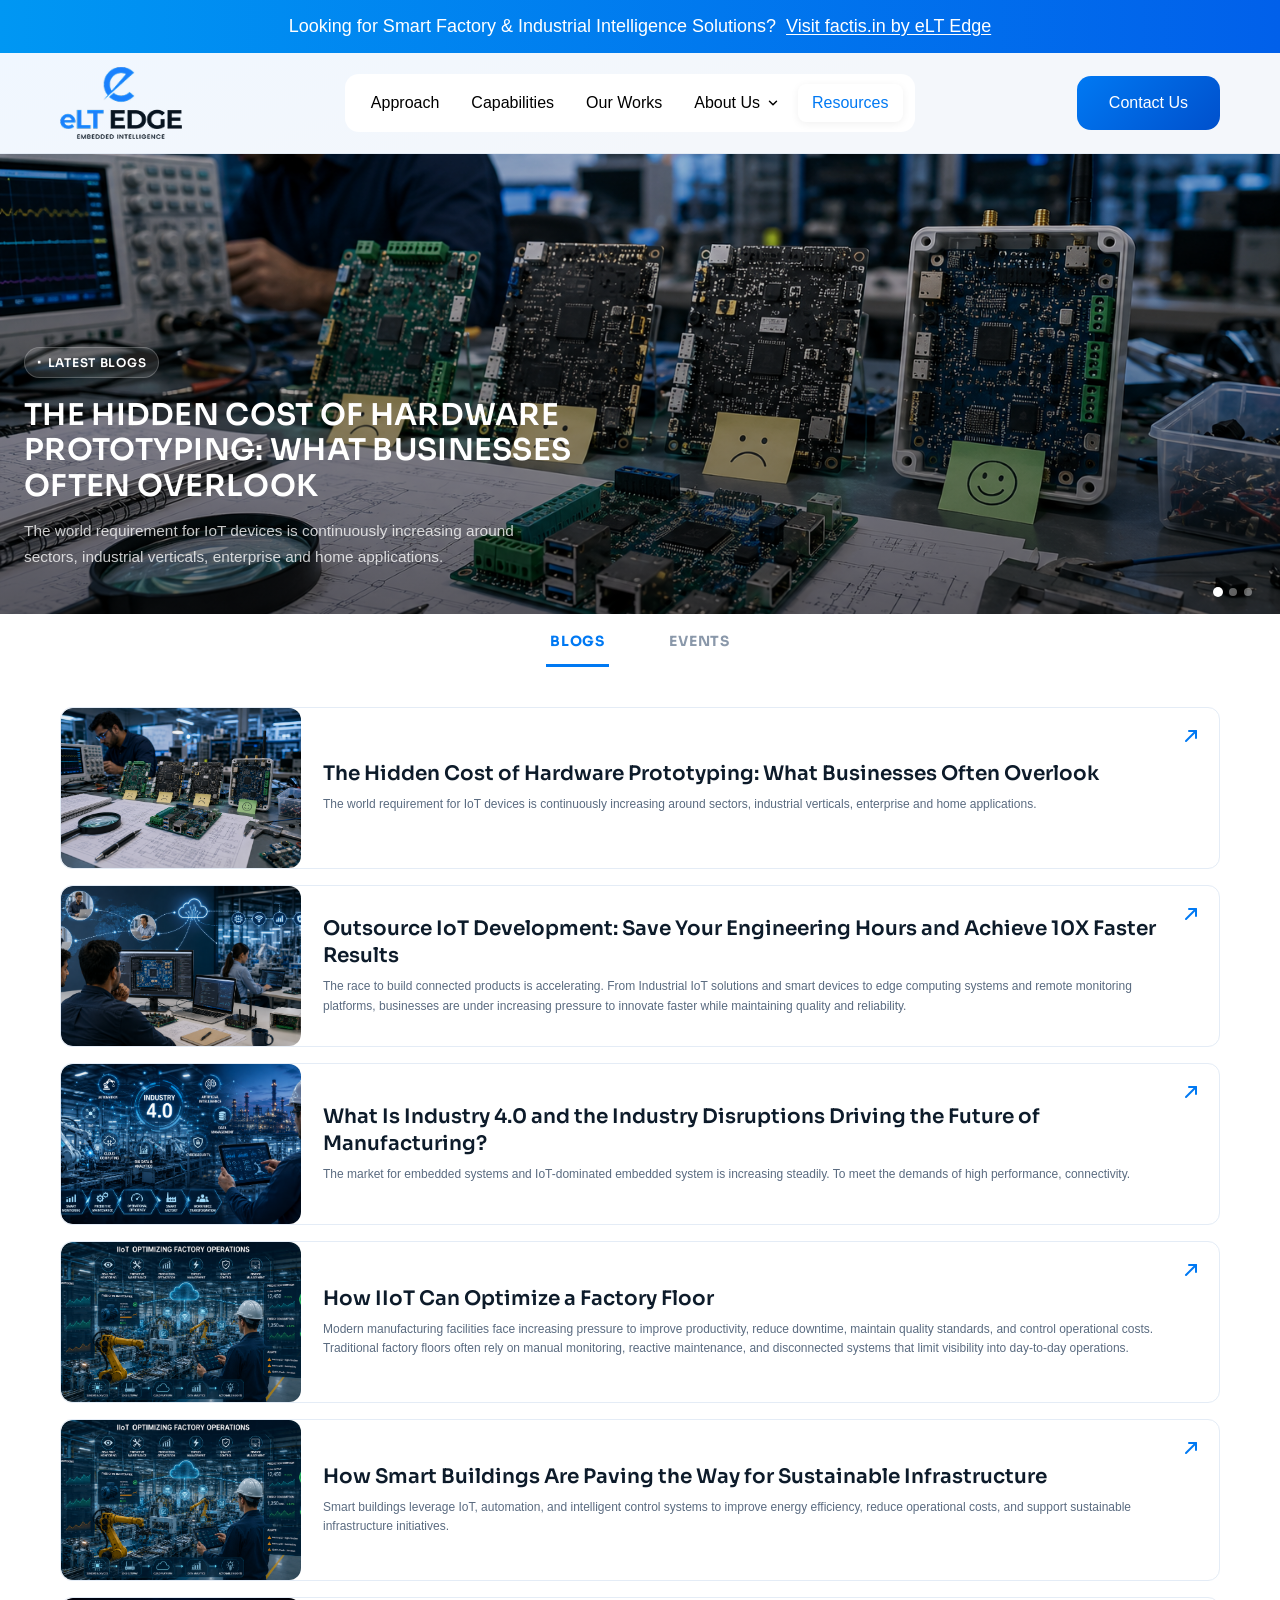
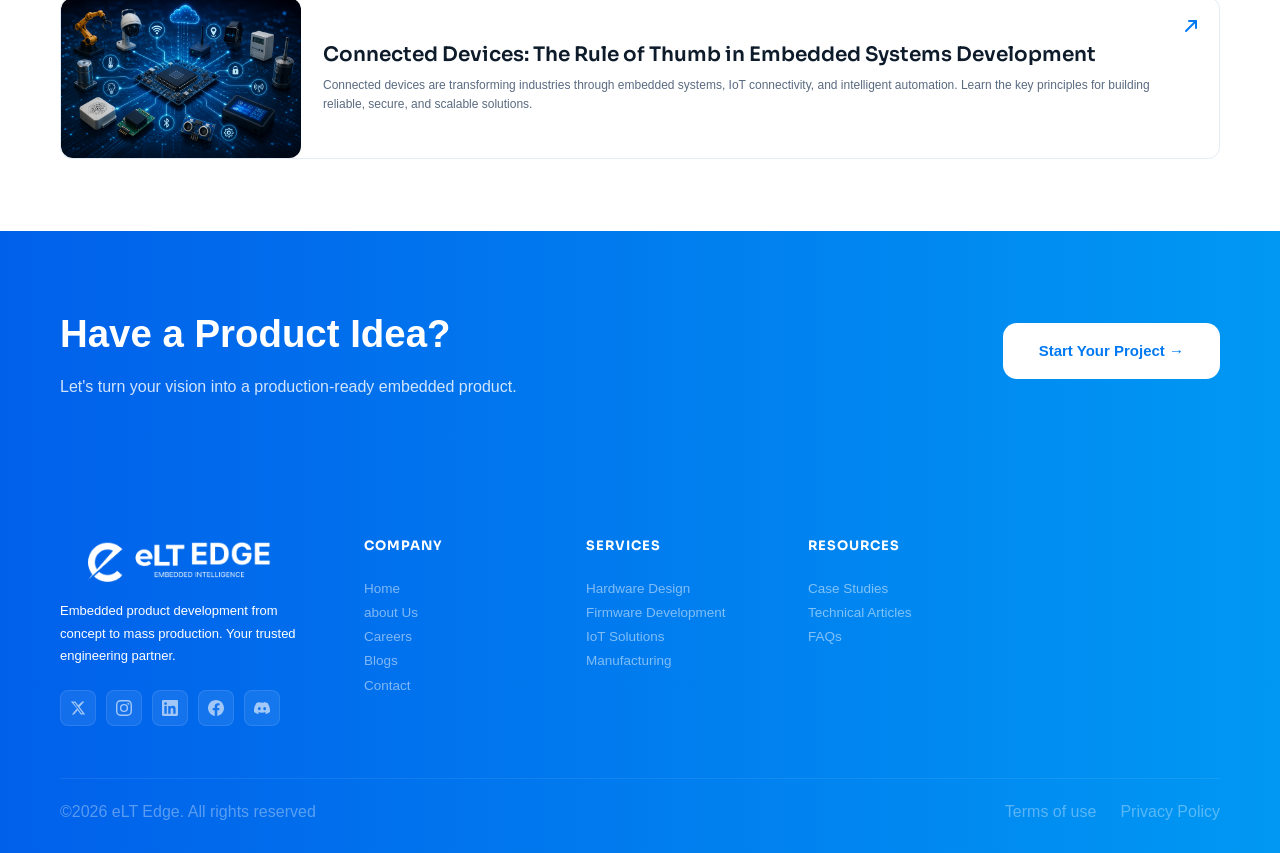
<file: resources.html>
<!doctype html>
<html lang="en">
  <head>
    <meta charset="UTF-8" />
    <meta name="viewport" content="width=device-width, initial-scale=1.0" />
    <title>Resources — eLT Edge</title>
    <link rel="preconnect" href="https://fonts.googleapis.com" />
    <link rel="preconnect" href="https://fonts.gstatic.com" crossorigin />
    <link
      href="https://fonts.googleapis.com/css2?family=Sora:wght@300;400;500;600;700;800&family=DM+Sans:ital,wght@0,300;0,400;0,500;1,300&display=swap"
      rel="stylesheet"
    />
    <link rel="stylesheet" href="css/style.css" />
    <link rel="stylesheet" href="css/resources.css" />
  </head>
  <body>
    <!-- Top Banner -->
    <div class="top-banner">
      <span
        >Looking for Smart Factory &amp; Industrial Intelligence
        Solutions?</span
      >
      <a href="https://factis.in" target="_blank" class="banner-link"
        >Visit factis.in by eLT Edge
      </a>
    </div>

    <!-- Navbar -->
    <header class="navbar" id="navbar">
      <div class="nav-inner container">
        <div class="nav-logo">
          <a href="./index.html"
            ><img
              src="assets/images/logo white bg (1) 1.png"
              alt="eLT Edge"
              class="logo-img"
          /></a>
        </div>
        <nav class="nav-links" id="navLinks">
          <a href="approach.html" class="nav-link">Approach</a>
          <a href="capabilities-scroll.html" class="nav-link">Capabilities</a>
          <a href="ourworks.html" class="nav-link">Our Works</a>
          <div class="nav-dropdown">
            <a href="aboutus.html" class="nav-link dropdown-toggle">
              About Us

              <span class="dropdown-arrow">
                <svg
                  xmlns="http://www.w3.org/2000/svg"
                  width="14"
                  height="14"
                  viewBox="0 0 24 24"
                  fill="none"
                  stroke="currentColor"
                  stroke-width="2.5"
                  stroke-linecap="round"
                  stroke-linejoin="round"
                >
                  <polyline points="6 9 12 15 18 9"></polyline>
                </svg>
              </span>
            </a>

            <div class="dropdown-menu">
              <a href="our-team.html">Our Team</a>
              <a href="careers.html">Careers</a>
            </div>
          </div>
          <a
            href="resources.html"
            class="nav-link"
            style="
              background: #fff;
              color: #0079f3;
              box-shadow: 0 2px 8px rgba(0, 0, 0, 0.06);
            "
            >Resources</a
          >
        </nav>
        <div class="nav-actions">
          <a href="contact.html" class="btn-contact">Contact Us</a>
          <button
            class="hamburger"
            id="hamburger"
            aria-label="Open menu"
            aria-expanded="false"
          >
            <span></span><span></span><span></span>
          </button>
        </div>
      </div>
    </header>

    <!-- Mobile Drawer -->
    <div class="mobile-drawer" id="mobileDrawer" aria-hidden="true">
      <div class="drawer-inner">
        <button class="drawer-close" id="drawerClose" aria-label="Close menu">
          ✕
        </button>
        <nav class="drawer-links">
          <a href="approach.html">Approach</a>
          <a href="capabilities.html">Capabilities</a>
          <a href="ourworks.html">Our Works</a>
          <a href="aboutus.html">About Us</a>
          <a href="resources.html">Resources</a>
        </nav>
        <button class="btn-contact drawer-cta">Contact Us</button>
      </div>
    </div>
    <div class="drawer-backdrop" id="drawerBackdrop"></div>

    <!-- ============================================================
       MAIN VIEW (hero + tabs + content)
       ============================================================ -->
    <div id="mainView">
      <!-- Hero -->
      <section class="res-hero">
        <div class="res-hero-bg blogs-bg" id="resHeroBg"></div>
        <div class="res-hero-overlay"></div>

        <!-- Blogs hero content -->
        <div class="res-hero-content" id="blogsHeroContent">
          <span class="res-hero-badge">LATEST BLOGS</span>
          <h1 class="res-hero-title">
            The Hidden Cost of Hardware Prototyping: What Businesses Often
            Overlook
          </h1>
          <p class="res-hero-sub">
            The world requirement for IoT devices is continuously increasing
            around sectors, industrial verticals, enterprise and home
            applications.
          </p>
        </div>

        <!-- Events hero content -->
        <div
          class="res-hero-content"
          id="eventsHeroContent"
          style="display: none"
        >
          <span class="res-hero-badge">LATEST EVENTS</span>
          <div class="res-hero-event-title">
            eLT Edge at Productronica 2025, Bangalore
          </div>
        </div>

        <div class="res-hero-dots">
          <button class="res-hero-dot active"></button>
          <button class="res-hero-dot"></button>
          <button class="res-hero-dot"></button>
        </div>
      </section>

      <!-- Tabs -->
      <div class="res-tabs-wrap">
        <button class="res-tab active" data-tab="blogs">BLOGS</button>
        <button class="res-tab" data-tab="events">EVENTS</button>
      </div>

      <!-- ---- BLOGS CONTENT ---- -->
      <div id="blogsContent">
        <section class="blog-list-section">
          <div class="container">
            <div class="blog-list" id="blogList">
              <!-- Cards injected by JS -->
            </div>
          </div>
        </section>
      </div>

      <!-- ---- EVENTS CONTENT ---- -->
      <div id="eventsContent" style="display: none">
        <section class="events-section">
          <div class="events-grid" id="eventsGrid">
            <!-- Scroll rows injected by JS -->
          </div>
        </section>
      </div>
    </div>
    <!-- /#mainView -->

    <!-- ============================================================
       BLOG DETAIL VIEW
       ============================================================ -->
    <div id="blogDetailView" style="display: none">
      <div class="blog-detail-wrap">
        <!-- Top hero image -->
        <div class="blog-detail-hero-img">
          <img
            id="detailHeroImg"
            src="assets/images/Events/bloghero.png"
            alt=""
            class="detail-hero-img-el"
          />
        </div>

        <!-- Content -->
        <div class="blog-detail-content">
          <div class="container">
            <button class="blog-back-nav" id="backToBlogs">
              &#8249; BLOGS
            </button>
            <h1 class="blog-detail-title" id="detailTitle"></h1>
            <div class="blog-detail-body" id="detailBody"></div>
          </div>
        </div>
      </div>
    </div>

    <!-- ============================================================
       CTA
       ============================================================ -->
    <section class="footer-cta">
      <div class="container footer-cta-inner">
        <div class="cta-text">
          <h2>Have a Product Idea?</h2>
          <p>
            Let's turn your vision into a production-ready embedded product.
          </p>
        </div>
        <a href="./contact.html" class="btn-cta-white">Start Your Project →</a>
      </div>
    </section>
    <!-- ============================================================
       FOOTER
       ============================================================ -->
    <footer class="footer">
      <div class="container footer-inner">
        <div class="footer-top">
          <div class="footer-brand">
            <img
              src="assets/images/logo in white.png"
              alt="eLT Edge"
              class="footer-logo"
            />
            <p>
              Embedded product development from concept to mass production. Your
              trusted engineering partner.
            </p>
            <div class="footer-social">
              <a href="#" aria-label="Twitter" class="social-icon">
                <svg
                  width="16"
                  height="16"
                  viewBox="0 0 24 24"
                  fill="currentColor"
                >
                  <path
                    d="M18.244 2.25h3.308l-7.227 8.26 8.502 11.24H16.17l-4.714-6.231-5.401 6.231H2.744l7.737-8.835L1.254 2.25H8.08l4.253 5.622 5.911-5.622Zm-1.161 17.52h1.833L7.084 4.126H5.117Z"
                  />
                </svg>
              </a>
              <a href="#" aria-label="Instagram" class="social-icon">
                <svg
                  width="16"
                  height="16"
                  viewBox="0 0 24 24"
                  fill="currentColor"
                >
                  <path
                    d="M12 2.163c3.204 0 3.584.012 4.85.07 3.252.148 4.771 1.691 4.919 4.919.058 1.265.069 1.645.069 4.849 0 3.205-.012 3.584-.069 4.849-.149 3.225-1.664 4.771-4.919 4.919-1.266.058-1.644.07-4.85.07-3.204 0-3.584-.012-4.849-.07-3.26-.149-4.771-1.699-4.919-4.92-.058-1.265-.07-1.644-.07-4.849 0-3.204.013-3.583.07-4.849.149-3.227 1.664-4.771 4.919-4.919 1.266-.057 1.645-.069 4.849-.069Zm0-2.163c-3.259 0-3.667.014-4.947.072-4.358.2-6.78 2.618-6.98 6.98-.059 1.281-.073 1.689-.073 4.948 0 3.259.014 3.668.072 4.948.2 4.358 2.618 6.78 6.98 6.98 1.281.058 1.689.072 4.948.072 3.259 0 3.668-.014 4.948-.072 4.354-.2 6.782-2.618 6.979-6.98.059-1.28.073-1.689.073-4.948 0-3.259-.014-3.667-.072-4.947-.196-4.354-2.617-6.78-6.979-6.98-1.281-.059-1.69-.073-4.949-.073Zm0 5.838a6.162 6.162 0 1 0 0 12.324 6.162 6.162 0 0 0 0-12.324ZM12 16a4 4 0 1 1 0-8 4 4 0 0 1 0 8Zm6.406-11.845a1.44 1.44 0 1 0 0 2.881 1.44 1.44 0 0 0 0-2.881Z"
                  />
                </svg>
              </a>
              <a href="#" aria-label="LinkedIn" class="social-icon">
                <svg
                  width="16"
                  height="16"
                  viewBox="0 0 24 24"
                  fill="currentColor"
                >
                  <path
                    d="M20.447 20.452h-3.554v-5.569c0-1.328-.027-3.037-1.852-3.037-1.853 0-2.136 1.445-2.136 2.939v5.667H9.351V9h3.414v1.561h.046c.477-.9 1.637-1.85 3.37-1.85 3.601 0 4.267 2.37 4.267 5.455v6.286ZM5.337 7.433a2.062 2.062 0 0 1-2.063-2.065 2.064 2.064 0 1 1 2.063 2.065Zm1.782 13.019H3.555V9h3.564v11.452ZM22.225 0H1.771C.792 0 0 .774 0 1.729v20.542C0 23.227.792 24 1.771 24h20.451C23.2 24 24 23.227 24 22.271V1.729C24 .774 23.2 0 22.222 0h.003Z"
                  />
                </svg>
              </a>
              <a href="#" aria-label="Facebook" class="social-icon">
                <svg
                  width="16"
                  height="16"
                  viewBox="0 0 24 24"
                  fill="currentColor"
                >
                  <path
                    d="M24 12.073c0-6.627-5.373-12-12-12s-12 5.373-12 12c0 5.99 4.388 10.954 10.125 11.854v-8.385H7.078v-3.47h3.047V9.43c0-3.007 1.792-4.669 4.533-4.669 1.312 0 2.686.235 2.686.235v2.953H15.83c-1.491 0-1.956.925-1.956 1.874v2.25h3.328l-.532 3.47h-2.796v8.385C19.612 23.027 24 18.062 24 12.073Z"
                  />
                </svg>
              </a>
              <a href="#" aria-label="Discord" class="social-icon">
                <svg
                  width="16"
                  height="16"
                  viewBox="0 0 24 24"
                  fill="currentColor"
                >
                  <path
                    d="M20.317 4.37a19.791 19.791 0 0 0-4.885-1.515.074.074 0 0 0-.079.037c-.21.375-.444.864-.608 1.25a18.27 18.27 0 0 0-5.487 0 12.64 12.64 0 0 0-.617-1.25.077.077 0 0 0-.079-.037A19.736 19.736 0 0 0 3.677 4.37a.07.07 0 0 0-.032.027C.533 9.046-.32 13.58.099 18.057.1 18.08.114 18.1.138 18.116a19.9 19.9 0 0 0 5.993 3.03.078.078 0 0 0 .084-.028c.462-.63.874-1.295 1.226-1.994a.076.076 0 0 0-.041-.106 13.107 13.107 0 0 1-1.872-.892.077.077 0 0 1-.008-.128 10.2 10.2 0 0 0 .372-.292.074.074 0 0 1 .077-.01c3.928 1.793 8.18 1.793 12.062 0a.074.074 0 0 1 .078.01c.12.098.246.198.373.292a.077.077 0 0 1-.006.127 12.299 12.299 0 0 1-1.873.892.077.077 0 0 0-.041.107c.36.698.772 1.362 1.225 1.993a.076.076 0 0 0 .084.028 19.839 19.839 0 0 0 6.002-3.03.077.077 0 0 0 .032-.054c.5-5.177-.838-9.674-3.549-13.66a.061.061 0 0 0-.031-.03zM8.02 15.33c-1.183 0-2.157-1.085-2.157-2.419 0-1.333.956-2.419 2.157-2.419 1.21 0 2.176 1.096 2.157 2.42 0 1.333-.956 2.418-2.157 2.418zm7.975 0c-1.183 0-2.157-1.085-2.157-2.419 0-1.333.955-2.419 2.157-2.419 1.21 0 2.176 1.096 2.157 2.42 0 1.333-.946 2.418-2.157 2.418Z"
                  />
                </svg>
              </a>
            </div>
          </div>

          <div class="footer-links">
            <div class="footer-col" id="fcCompany">
              <div class="footer-acc-head" data-col="fcCompany">
                <h4>Company</h4>
                <svg class="footer-acc-chevron" viewBox="0 0 16 16">
                  <polyline points="4 6 8 10 12 6" />
                </svg>
              </div>
              <h4
                style="
                  font-family: &quot;Sora&quot;, sans-serif;
                  font-size: 13px;
                  font-weight: 700;
                  color: #fff;
                  text-transform: uppercase;
                  letter-spacing: 0.08em;
                  margin-bottom: 10px;
                "
              >
                Company
              </h4>
              <div class="footer-acc-body">
                <a
                  href="#"
                  class="footer-col-link"
                  style="
                    text-decoration: none;
                    font-size: 13.5px;
                    color: rgba(255, 255, 255, 0.5);
                    transition: color 0.2s;
                    line-height: 1.5;
                    padding: 2px 0;
                  "
                  >Home</a
                >
                <a
                  href="#"
                  class="footer-col-link"
                  style="
                    text-decoration: none;
                    font-size: 13.5px;
                    color: rgba(255, 255, 255, 0.5);
                    transition: color 0.2s;
                    line-height: 1.5;
                    padding: 2px 0;
                  "
                  >about Us</a
                >
                <a
                  href="#"
                  class="footer-col-link"
                  style="
                    text-decoration: none;
                    font-size: 13.5px;
                    color: rgba(255, 255, 255, 0.5);
                    transition: color 0.2s;
                    line-height: 1.5;
                    padding: 2px 0;
                  "
                  >Careers</a
                >
                <a
                  href="#"
                  class="footer-col-link"
                  style="
                    text-decoration: none;
                    font-size: 13.5px;
                    color: rgba(255, 255, 255, 0.5);
                    transition: color 0.2s;
                    line-height: 1.5;
                    padding: 2px 0;
                  "
                  >Blogs</a
                >
                <a
                  href="#"
                  class="footer-col-link"
                  style="
                    text-decoration: none;
                    font-size: 13.5px;
                    color: rgba(255, 255, 255, 0.5);
                    transition: color 0.2s;
                    line-height: 1.5;
                    padding: 2px 0;
                  "
                  >Contact</a
                >
              </div>
            </div>

            <div class="footer-col" id="fcServices">
              <div class="footer-acc-head" data-col="fcServices">
                <h4>Services</h4>
                <svg class="footer-acc-chevron" viewBox="0 0 16 16">
                  <polyline points="4 6 8 10 12 6" />
                </svg>
              </div>
              <h4
                style="
                  font-family: &quot;Sora&quot;, sans-serif;
                  font-size: 13px;
                  font-weight: 700;
                  color: #fff;
                  text-transform: uppercase;
                  letter-spacing: 0.08em;
                  margin-bottom: 10px;
                "
              >
                Services
              </h4>
              <div class="footer-acc-body">
                <a
                  href="#"
                  class="footer-col-link"
                  style="
                    text-decoration: none;
                    font-size: 13.5px;
                    color: rgba(255, 255, 255, 0.5);
                    line-height: 1.5;
                    padding: 2px 0;
                  "
                  >Hardware Design</a
                >
                <a
                  href="#"
                  class="footer-col-link"
                  style="
                    text-decoration: none;
                    font-size: 13.5px;
                    color: rgba(255, 255, 255, 0.5);
                    line-height: 1.5;
                    padding: 2px 0;
                  "
                  >Firmware Development</a
                >
                <a
                  href="#"
                  class="footer-col-link"
                  style="
                    text-decoration: none;
                    font-size: 13.5px;
                    color: rgba(255, 255, 255, 0.5);
                    line-height: 1.5;
                    padding: 2px 0;
                  "
                  >IoT Solutions</a
                >
                <a
                  href="#"
                  class="footer-col-link"
                  style="
                    text-decoration: none;
                    font-size: 13.5px;
                    color: rgba(255, 255, 255, 0.5);
                    line-height: 1.5;
                    padding: 2px 0;
                  "
                  >Manufacturing</a
                >
              </div>
            </div>

            <div class="footer-col" id="fcResources">
              <div class="footer-acc-head" data-col="fcResources">
                <h4>Resources</h4>
                <svg class="footer-acc-chevron" viewBox="0 0 16 16">
                  <polyline points="4 6 8 10 12 6" />
                </svg>
              </div>
              <h4
                style="
                  font-family: &quot;Sora&quot;, sans-serif;
                  font-size: 13px;
                  font-weight: 700;
                  color: #fff;
                  text-transform: uppercase;
                  letter-spacing: 0.08em;
                  margin-bottom: 10px;
                "
              >
                Resources
              </h4>
              <div class="footer-acc-body">
                <a
                  href="#"
                  class="footer-col-link"
                  style="
                    text-decoration: none;
                    font-size: 13.5px;
                    color: rgba(255, 255, 255, 0.5);
                    line-height: 1.5;
                    padding: 2px 0;
                  "
                  >Case Studies</a
                >
                <a
                  href="#"
                  class="footer-col-link"
                  style="
                    text-decoration: none;
                    font-size: 13.5px;
                    color: rgba(255, 255, 255, 0.5);
                    line-height: 1.5;
                    padding: 2px 0;
                  "
                  >Technical Articles</a
                >
                <a
                  href="#"
                  class="footer-col-link"
                  style="
                    text-decoration: none;
                    font-size: 13.5px;
                    color: rgba(255, 255, 255, 0.5);
                    line-height: 1.5;
                    padding: 2px 0;
                  "
                  >FAQs</a
                >
              </div>
            </div>
          </div>
        </div>

        <div class="footer-bottom">
          <p>©2026 eLT Edge. All rights reserved</p>
          <div class="footer-bottom-links">
            <a href="#">Terms of use</a>
            <a href="#">Privacy Policy</a>
          </div>
        </div>
      </div>
    </footer>

    <script src="js/main.js"></script>
    <script>
      /* ============================================================
       RESOURCES PAGE SCRIPT
       ============================================================ */
      (function () {
        "use strict";

        /* ----------------------------------------------------------
         BLOG DATA
      ---------------------------------------------------------- */
        var blogs = [
          // Blog 1
          {
            id: 1,
            title:
              "The Hidden Cost of Hardware Prototyping: What Businesses Often Overlook",
            desc: "The world requirement for IoT devices is continuously increasing around sectors, industrial verticals, enterprise and home applications.",
            img: "assets/images/blogs-images/blog-1.png",
            imgBg: "linear-gradient(135deg,#0a1628 0%,#1a3a60 100%)",
            body: [
              {
                type: "p",
                text: "Hardware prototyping is an essential step in transforming an innovative idea into a market-ready product. Whether developing an Industrial IoT device, smart sensor, edge computing gateway, or embedded system, prototyping helps validate functionality, performance, and user requirements before mass production. However, many organizations underestimate the true cost of hardware prototyping. Beyond component purchases and manufacturing expenses, hidden costs often emerge throughout the development cycle, leading to budget overruns, delayed product launches, and missed market opportunities. Understanding these hidden expenses can help businesses plan more effectively and accelerate product development.",
              },
              {
                type: "h2",
                text: "The Myth of the Single Prototype",
              },
              {
                type: "p",
                text: "One of the most common misconceptions is that a product requires only one prototype before production.",
              },
              {
                type: "p",
                text: "In reality, hardware development involves multiple iterations:",
              },
              { type: "h2", text: "Start with a Clear Product Vision" },

              {
                type: "ul",
                items: [
                  "Proof of Concept (PoC)",
                  "Engineering Prototype",
                  "Functional Prototype",
                  "Design Validation Testing (DVT)",
                  "Production Validation Testing (PVT)",
                ],
              },
              {
                type: "p",
                text: "Each stage introduces new design improvements, testing requirements, and manufacturing adjustments. As a result, development teams often build several versions before achieving a production-ready design.",
              },
              { type: "h2", text: "Cost #1: Design Revisions and Rework" },
              {
                type: "p",
                text: "Hardware development rarely goes exactly as planned.",
              },
              { type: "p", text: "Engineers frequently encounter::" },
              {
                type: "ul",
                items: [
                  "Circuit design issues",
                  "Thermal management challenges",
                  "Power consumption problems",
                  "Signal integrity concerns",
                  "Mechanical fitment issues",
                ],
              },
              {
                type: "p",
                text: "Even small design modifications may require PCB redesigns, additional testing, and new prototype manufacturing runs. These iterative changes can significantly increase development costs if not anticipated early in the project.",
              },
            ],
          },
          // Blog 2
          {
            id: 2,
            title:
              "Outsource IoT Development: Save Your Engineering Hours and Achieve 10X Faster Results",
            desc: "The race to build connected products is accelerating. From Industrial IoT solutions and smart devices to edge computing systems and remote monitoring platforms, businesses are under increasing pressure to innovate faster while maintaining quality and reliability.",
            img: "assets/images/blogs-images/blog-2.png",
            imgBg: "linear-gradient(135deg,#1a0a28 0%,#3a1060 100%)",
            body: [
              {
                type: "p",
                text: "The race to build connected products is accelerating. From Industrial IoT solutions and smart devices to edge computing systems and remote monitoring platforms, businesses are under increasing pressure to innovate faster while maintaining quality and reliability.<br><br>However, building an in-house IoT development team can be expensive, time-consuming, and resource-intensive. Hardware engineers, firmware developers, cloud architects, mobile app developers, and testing specialists all play a critical role in delivering a successful IoT product. <br> <br>This is why many organizations are choosing to outsource IoT development—not just to reduce costs, but to accelerate innovation and achieve better outcomes.",
              },
              { type: "h2", text: "The Growing Complexity of IoT Development" },
              {
                type: "p",
                text: "Developing an IoT product involves multiple disciplines working together:",
              },
              {
                type: "ul",
                items: [
                  "Hardware design and PCB development",
                  "Embedded firmware programming",
                  "Wireless communication integration",
                  "Cloud platform development",
                  "Data analytics and dashboards",
                  "Mobile and web applications",
                  "Security and device management",
                ],
              },
              {
                type: "p",
                text: "Managing all these capabilities internally often stretches engineering teams beyond their capacity, resulting in longer development cycles and delayed product launches.",
              },
              {
                type: "h2",
                text: "The Hidden Cost of Building Everything In-House",
              },
              {
                type: "p",
                text: "Many businesses focus only on salaries when calculating engineering costs.",
              },
              {
                type: "p",
                text: "In reality, internal development also requires:",
              },
              {
                type: "ul",
                items: [
                  "Recruitment and onboarding",
                  "Training and skill development",
                  "Specialized development tools",
                  "Testing equipment",
                  "Infrastructure investments",
                  "Project management overhead",
                ],
              },
              {
                type: "p",
                text: "These costs can significantly impact budgets and slow down product development efforts.",
              },
              {
                type: "h2",
                text: "Why Companies Are Outsourcing IoT Development",
              },
              { type: "p", text: "Access to Specialized Expertise" },
              {
                type: "p",
                text: "IoT projects require expertise across hardware, firmware, cloud, and software technologies.",
              },
              {
                type: "p",
                text: "An experienced IoT engineering partner brings proven methodologies, industry knowledge, and technical expertise that would otherwise take years to build internally.",
              },
              {
                type: "h2",
                text: "Faster Time-to-Market",
              },

              {
                type: "p",
                text: "Every month spent recruiting engineers or solving technical challenges delays product launches.",
              },
              {
                type: "p",
                text: "Outsourcing enables businesses to start development immediately with an established team, reducing project timelines and accelerating market entry.",
              },
              {
                type: "h2",
                text: "Reduced Development Risks",
              },
              {
                type: "p",
                text: "Experienced IoT partners have already solved common challenges related to:",
              },
              {
                type: "ul",
                items: [
                  "Connectivity issues",
                  "Device security",
                  "Cloud scalability",
                  "Firmware optimization",
                  "Industrial deployments",
                ],
              },
              {
                type: "p",
                text: "This minimizes costly mistakes and improves project success rates.",
              },
              {
                type: "h2",
                text: "Scalability Without Additional Hiring",
              },
              {
                type: "p",
                text: "Project requirements often change during development.",
              },
              {
                type: "p",
                text: "Outsourcing provides flexibility to scale engineering resources up or down without the long-term commitments associated with internal hiring.",
              },
              {
                type: "h2",
                text: "How Outsourcing Delivers 10X Results",
              },
              {
                type: "p",
                text: "Organizations that partner with experienced IoT development teams often experience:",
              },
              {
                type: "ul",
                items: [
                  "Faster product development cycles",
                  "Reduced engineering overhead",
                  "Improved product quality",
                  "Better scalability",
                  "Lower operational risks",
                  "Accelerated innovation",
                ],
              },
              {
                type: "p",
                text: "Instead of spending valuable engineering hours solving infrastructure and development challenges, internal teams can focus on business strategy, customer needs, and product innovation.",
              },
              {
                type: "h2",
                text: "Choosing the Right IoT Development Partner",
              },
              {
                type: "p",
                text: "Not all development partners are the same.",
              },
              {
                type: "p",
                text: "Look for a team that offers:",
              },
              {
                type: "ul",
                items: [
                  "End-to-end IoT product engineering",
                  "Embedded systems expertise",
                  "Cloud and edge computing capabilities",
                  "Industrial IoT experience",
                  "Proven deployment success stories",
                  "Long-term support and maintenance",
                ],
              },
              {
                type: "p",
                text: "A strong partner becomes an extension of your engineering team rather than just a service provider.",
              },
              {
                type: "h2",
                text: "Real-World Impact",
              },
              {
                type: "p",
                text: "Manufacturers, OEMs, and technology companies are increasingly leveraging outsourced IoT expertise to launch connected products faster and more efficiently. <br> By combining internal business knowledge with external engineering expertise, organizations can accelerate innovation while maintaining full control over product strategy and customer experience.",
              },
              {
                type: "h2",
                text: "Conclusion",
              },
              {
                type: "p",
                text: "In today's competitive landscape, speed and execution are critical. Building an IoT product entirely in-house is no longer the only path to success. <br> Outsourcing IoT development enables businesses to reduce engineering overhead, access specialized expertise, minimize risks, and bring products to market faster. <br>The right IoT partner can help transform ambitious ideas into scalable, market-ready solutions—allowing your team to focus on growth while achieving results that would be difficult to accomplish alone.",
              },
            ],
          },

          // Blog3

          {
            id: 3,
            title:
              "What Is Industry 4.0 and the Industry Disruptions Driving the Future of Manufacturing?",
            desc: "The market for embedded systems and IoT-dominated embedded system is increasing steadily. To meet the demands of high performance, connectivity.",
            img: "assets/images/blogs-images/blog-3.png",
            imgBg: "linear-gradient(135deg,#0a1a10 0%,#0a3a28 100%)",
            body: [
              {
                type: "h2",
                text: "Introduction",
              },
              {
                type: "p",
                text: "The manufacturing industry is undergoing one of the most significant transformations in its history. Traditional factories that once relied on manual processes and isolated systems are rapidly evolving into intelligent, connected, and data-driven environments. <br> At the heart of this transformation is Industry 4.0, often referred to as the Fourth Industrial Revolution. By combining Industrial IoT (IIoT), Artificial Intelligence (AI), Edge Computing, Cloud Technologies, Robotics, and Data Analytics, Industry 4.0 is reshaping how industries operate, compete, and innovate. <br> But what exactly is Industry 4.0, and why is it disrupting industries worldwide?  ",
              },
              { type: "h2", text: "Understanding Industry 4.0" },
              {
                type: "p",
                text: "Industry 4.0 represents the integration of digital technologies into manufacturing and industrial operations. <br> Unlike traditional manufacturing systems, Industry 4.0 enables machines, equipment, sensors, and software systems to communicate and share information in real time.",
              },
              { type: "p", text: "This creates smart factories where:" },

              {
                type: "ul",
                items: [
                  "Machines monitor their own performance",
                  "Production data is available instantly",
                  "Maintenance becomes predictive rather than reactive",
                  "Processes are optimized automatically",
                  "Decision-making is driven by data",
                ],
              },
              {
                type: "p",
                text: "The result is greater efficiency, productivity, and operational visibility across the entire organization.",
              },
              { type: "h2", text: "The Evolution of Industrial Revolutions" },
              {
                type: "h2",
                text: "Industry 1.0 – Mechanization",
              },
              {
                type: "p",
                text: "The first industrial revolution introduced mechanical production powered by water and steam.",
              },
              { type: "h2", text: "Industry 2.0 – Mass Production" },
              {
                type: "p",
                text: "Electricity enabled assembly lines and large-scale manufacturing.",
              },
              { type: "h2", text: "Industry 3.0 – Automation" },
              {
                type: "p",
                text: "Computers, electronics, and automation systems transformed factory operations.",
              },
              { type: "h2", text: "Industry 4.0 – Connected Intelligence" },
              {
                type: "p",
                text: "Today's revolution combines connectivity, automation, intelligence, and real-time analytics to create autonomous and highly efficient operations.",
              },
              { type: "h2", text: "Technologies Powering Industry 4.0" },
              { type: "h2", text: "Industrial IoT (IIoT)" },
              {
                type: "p",
                text: "Connected sensors and devices continuously collect operational data from machines, assets, and production lines.",
              },
              {
                type: "p",
                text: "Benefits include:",
              },
              {
                type: "ul",
                items: [
                  "Real-time monitoring",
                  "Asset tracking",
                  "Predictive maintenance",
                  "Equipment health analysis",
                  "Remote operations",
                ],
              },
              {
                type: "h2",
                text: "Artificial Intelligence and Machine Learning",
              },
              {
                type: "p",
                text: "AI helps industries analyze massive amounts of operational data to identify patterns and predict future events.",
              },
              {
                type: "p",
                text: "Applications include:",
              },
              {
                type: "ul",
                items: [
                  "Predictive maintenance",
                  "Quality inspection",
                  "Production optimization",
                  "Demand forecasting",
                ],
              },
              {
                type: "h2",
                text: "Edge Computing",
              },
              {
                type: "p",
                text: "Edge computing processes data closer to machines and equipment instead of relying entirely on cloud infrastructure.",
              },
              {
                type: "p",
                text: "Benefits include:",
              },
              {
                type: "ul",
                items: [
                  "Faster decision-making",
                  "Lower latency",
                  "Reduced bandwidth usage",
                  "Enhanced reliability",
                ],
              },
              {
                type: "h2",
                text: "Cloud Platforms",
              },
              {
                type: "p",
                text: "Cloud technologies enable centralized management of industrial data and support large-scale analytics across multiple facilities.",
              },
              {
                type: "h2",
                text: "Smart Automation and Robotics",
              },
              {
                type: "p",
                text: "Advanced robotics improve production efficiency while reducing repetitive manual tasks and operational errors.",
              },
              {
                type: "h2",
                text: "Major Industry Disruptions Caused by Industry 4.0",
              },
              {
                type: "h2",
                text: "1. Predictive Maintenance Replacing Reactive Maintenance",
              },
              {
                type: "p",
                text: "Traditional maintenance approaches often address problems after equipment failure.<br> Industry 4.0 enables organizations to predict failures before they occur using real-time sensor data and AI-driven analytics.",
              },
              {
                type: "p",
                text: "Impact:",
              },
              {
                type: "ul",
                items: [
                  "Reduced downtime",
                  "Lower maintenance costs",
                  "Improved asset reliability",
                ],
              },
              {
                type: "h2",
                text: "2. Data-Driven Decision Making",
              },
              {
                type: "p",
                text: "Organizations no longer need to rely on assumptions or historical reports. <br> Real-time operational insights enable faster and more informed decisions across production, maintenance, and supply chain functions.",
              },
              {
                type: "h2",
                text: "3. Smart Factories Becoming the New Standard",
              },
              {
                type: "p",
                text: "Factories are evolving into intelligent ecosystems where machines, software, and people work together seamlessly.",
              },
              {
                type: "p",
                text: "Smart factories offer:",
              },
              {
                type: "ul",
                items: [
                  "Higher productivity",
                  "Better quality control",
                  "Improved operational visibility",
                  "Greater flexibility",
                ],
              },
              {
                type: "h2",
                text: "4. Workforce Transformation",
              },
              {
                type: "p",
                text: "Industry 4.0 is changing workforce requirements. <br> Instead of replacing employees, technology is empowering workers with better tools, insights, and automation support.",
              },
            ],
          },
          // Blogs 4
          {
            id: 4,
            title: "How IIoT Can Optimize a Factory Floor",
            desc: "Modern manufacturing facilities face increasing pressure to improve productivity, reduce downtime, maintain quality standards, and control operational costs. Traditional factory floors often rely on manual monitoring, reactive maintenance, and disconnected systems that limit visibility into day-to-day operations.",
            img: "assets/images/blogs-images/blog-4.png",
            imgBg: "linear-gradient(135deg,#0a1620 0%,#1a3050 100%)",
            body: [
              {
                type: "p",
                text: "Modern manufacturing facilities face increasing pressure to improve productivity, reduce downtime, maintain quality standards, and control operational costs. Traditional factory floors often rely on manual monitoring, reactive maintenance, and disconnected systems that limit visibility into day-to-day operations. <br> <br>Industrial Internet of Things (IIoT) is changing this landscape by connecting machines, sensors, equipment, and production systems into a unified digital ecosystem. By collecting and analyzing real-time data, IIoT enables manufacturers to make smarter decisions, optimize processes, and achieve higher operational efficiency.",
              },
              { type: "h2", text: "What is IIoT?" },
              {
                type: "p",
                text: "Industrial Internet of Things (IIoT) refers to the use of connected sensors, devices, and industrial equipment that continuously collect and exchange data across manufacturing operations.",
              },
              {
                type: "p",
                text: "Unlike traditional monitoring systems, IIoT provides real-time insights into machine performance, production status, energy consumption, and asset health, helping organizations operate more efficiently and proactively.",
              },
              { type: "h2", text: "Challenges on Traditional Factory Floors" },
              {
                type: "p",
                text: "Many manufacturing facilities struggle with:",
              },
              {
                type: "ul",
                items: [
                  "Unplanned machine downtime",
                  "Production bottlenecks",
                  "Limited equipment visibility",
                  "High maintenance costs",
                  "Inefficient energy usage",
                  "Quality inconsistencies",
                  "Manual data collection",
                ],
              },
              {
                type: "p",
                text: "These challenges often result in reduced productivity and increased operational expenses.",
              },
              { type: "h2", text: "How IIoT Optimizes Factory Operations" },
              { type: "h2", text: "Real-Time Machine Monitoring" },
              {
                type: "p",
                text: "IIoT sensors continuously track machine performance and operating conditions. Manufacturers can monitor:",
              },
              {
                type: "ul",
                items: [
                  "Machine utilization",
                  "Operating temperatures",
                  "Vibration levels",
                  "Production output",
                  "Equipment status",
                ],
              },
              {
                type: "p",
                text: "This visibility helps operators identify issues before they impact production.",
              },
              { type: "h2", text: "Predictive Maintenance" },
              {
                type: "p",
                text: "Instead of waiting for equipment to fail, IIoT enables predictive maintenance by monitoring asset health in real time.",
              },
              { type: "p", text: "Benefits include:" },
              {
                type: "ul",
                items: [
                  "Reduced downtime",
                  "Lower maintenance costs",
                  "Extended equipment lifespan",
                  "Improved production reliability",
                ],
              },
              {
                type: "p",
                text: "Maintenance teams can schedule repairs before critical failures occur.",
              },
              { type: "h2", text: "Production Efficiency Improvement" },
              {
                type: "p",
                text: "IIoT provides valuable insights into production processes. Manufacturers can identify:",
              },
              {
                type: "ul",
                items: [
                  "Idle machines",
                  "Bottlenecks",
                  "Cycle time variations",
                  "Process inefficiencies",
                ],
              },
              {
                type: "p",
                text: "These insights help optimize workflows and improve overall equipment effectiveness (OEE).",
              },
              { type: "h2", text: "Energy Consumption Monitoring" },
              {
                type: "p",
                text: "Energy costs represent a significant portion of manufacturing expenses. IIoT systems track energy usage across machines and production lines, enabling organizations to:",
              },
              {
                type: "ul",
                items: [
                  "Detect excessive consumption",
                  "Reduce waste",
                  "Improve sustainability",
                  "Lower operating costs",
                ],
              },
              { type: "h2", text: "Quality Control Enhancement" },
              {
                type: "p",
                text: "Connected sensors can monitor critical production parameters in real time. When deviations occur, operators receive immediate alerts, helping prevent:",
              },
              {
                type: "ul",
                items: [
                  "Product defects",
                  "Material waste",
                  "Rework costs",
                  "Customer complaints",
                ],
              },
              {
                type: "p",
                text: "This results in higher product quality and consistency.",
              },
              { type: "h2", text: "Remote Monitoring and Control" },
              {
                type: "p",
                text: "IIoT platforms enable factory managers and operations teams to access production data from anywhere.",
              },
              { type: "p", text: "Benefits include:" },
              {
                type: "ul",
                items: [
                  "Faster decision-making",
                  "Improved operational visibility",
                  "Multi-site management capabilities",
                  "Reduced response times",
                ],
              },
              {
                type: "p",
                text: "Remote access becomes especially valuable for large-scale manufacturing operations.",
              },
              { type: "h2", text: "Key Technologies Behind IIoT" },
              { type: "h2", text: "Smart Sensors" },
              {
                type: "p",
                text: "Capture operational data from machines and equipment.",
              },
              { type: "h2", text: "Edge Computing" },
              {
                type: "p",
                text: "Processes data near the source for faster response times and reduced latency.",
              },
              { type: "h2", text: "Cloud Platforms" },
              {
                type: "p",
                text: "Store, analyze, and visualize large volumes of industrial data.",
              },
              { type: "h2", text: "Data Analytics" },
              {
                type: "p",
                text: "Transform raw machine data into actionable business insights.",
              },
              { type: "h2", text: "Artificial Intelligence" },
              {
                type: "p",
                text: "Identifies patterns, predicts failures, and supports intelligent decision-making.",
              },
              { type: "h2", text: "Real-World Benefits of IIoT" },
              {
                type: "p",
                text: "Organizations implementing IIoT solutions often achieve:",
              },
              {
                type: "ul",
                items: [
                  "Increased machine uptime",
                  "Improved production efficiency",
                  "Reduced maintenance expenses",
                  "Better asset utilization",
                  "Enhanced product quality",
                  "Lower energy consumption",
                  "Higher operational visibility",
                ],
              },
              {
                type: "p",
                text: "These improvements directly contribute to stronger profitability and competitive advantage.",
              },
              { type: "h2", text: "Building a Smart Factory with IIoT" },
              {
                type: "p",
                text: "A successful IIoT implementation starts with understanding business objectives and operational challenges.",
              },
              { type: "p", text: "Manufacturers should focus on:" },
              {
                type: "ol",
                items: [
                  "Identifying critical assets",
                  "Deploying sensors and monitoring systems",
                  "Integrating data across operations",
                  "Implementing analytics and dashboards",
                  "Continuously optimizing processes",
                ],
              },
              {
                type: "p",
                text: "This phased approach ensures measurable results while minimizing implementation risks.",
              },
              { type: "h2", text: "Conclusion" },
              {
                type: "p",
                text: "Industrial IoT is transforming factory floors from reactive environments into intelligent, connected, and data-driven operations.",
              },
              {
                type: "p",
                text: "By enabling real-time monitoring, predictive maintenance, production optimization, and energy management, IIoT helps manufacturers improve efficiency, reduce costs, and increase competitiveness.",
              },
              {
                type: "p",
                text: "As Industry 4.0 adoption continues to accelerate, organizations that embrace IIoT today will be better positioned to build smarter, more resilient, and future-ready manufacturing operations.",
              },
            ],
          },
          // Blog 5
          {
            id: 5,
            title:
              "How Smart Buildings Are Paving the Way for Sustainable Infrastructure",
            desc: "Smart buildings leverage IoT, automation, and intelligent control systems to improve energy efficiency, reduce operational costs, and support sustainable infrastructure initiatives.",
            img: "assets/images/blogs-images/blog-4.png",
            imgBg: "linear-gradient(135deg,#0a1628 0%,#1a3a60 100%)",
            body: [
              {
                type: "p",
                text: "As cities expand and energy demands continue to rise, organizations are under increasing pressure to reduce operational costs, improve energy efficiency, and meet sustainability goals. Traditional buildings often consume excessive resources due to inefficient systems, limited visibility into operations, and reactive maintenance practices.",
              },
              {
                type: "p",
                text: "Smart buildings are changing this landscape by integrating IoT, automation, data analytics, and intelligent control systems to create more efficient, sustainable, and occupant-friendly environments.",
              },
              {
                type: "p",
                text: "By leveraging connected technologies, smart buildings are becoming a cornerstone of modern sustainable infrastructure.",
              },

              {
                type: "h2",
                text: "What Is a Smart Building?",
              },
              {
                type: "p",
                text: "A smart building uses connected sensors, devices, software platforms, and automation systems to monitor, manage, and optimize building operations in real time.",
              },
              {
                type: "p",
                text: "These systems collect data from various building assets, including:",
              },
              {
                type: "ul",
                items: [
                  "HVAC systems",
                  "Lighting infrastructure",
                  "Security systems",
                  "Elevators",
                  "Water management systems",
                  "Energy distribution equipment",
                  "Occupancy sensors",
                ],
              },
              {
                type: "p",
                text: "The collected data enables intelligent decision-making and automated responses that improve overall building performance.",
              },

              {
                type: "h2",
                text: "Why Sustainability Matters in Modern Infrastructure",
              },
              {
                type: "p",
                text: "Buildings account for a significant portion of global energy consumption and carbon emissions.",
              },
              {
                type: "p",
                text: "Common challenges include:",
              },
              {
                type: "ul",
                items: [
                  "Excessive energy usage",
                  "Water wastage",
                  "High operational costs",
                  "Equipment inefficiencies",
                  "Poor indoor environmental quality",
                ],
              },
              {
                type: "p",
                text: "Sustainable infrastructure focuses on reducing environmental impact while maximizing operational efficiency and occupant comfort.",
              },
              {
                type: "p",
                text: "Smart buildings provide the technology foundation needed to achieve these goals.",
              },

              {
                type: "h2",
                text: "How Smart Buildings Enable Sustainability",
              },

              {
                type: "h2",
                text: "Intelligent Energy Management",
              },
              {
                type: "p",
                text: "One of the biggest advantages of smart buildings is real-time energy monitoring.",
              },
              {
                type: "p",
                text: "Connected systems continuously track:",
              },
              {
                type: "ul",
                items: [
                  "Electricity consumption",
                  "HVAC performance",
                  "Lighting usage",
                  "Peak demand patterns",
                ],
              },
              {
                type: "p",
                text: "Building operators can identify inefficiencies and optimize energy usage automatically.",
              },
              {
                type: "p",
                text: "Benefits include:",
              },
              {
                type: "ul",
                items: [
                  "Reduced utility costs",
                  "Lower carbon emissions",
                  "Improved energy efficiency",
                ],
              },

              {
                type: "h2",
                text: "Smart HVAC Optimization",
              },
              {
                type: "p",
                text: "Heating, ventilation, and air conditioning systems often represent the largest portion of building energy consumption.",
              },
              {
                type: "p",
                text: "Smart HVAC systems use:",
              },
              {
                type: "ul",
                items: [
                  "Occupancy data",
                  "Environmental sensors",
                  "Weather information",
                  "AI-driven analytics",
                ],
              },
              {
                type: "p",
                text: "to automatically adjust settings and maintain optimal indoor conditions while minimizing energy waste.",
              },

              {
                type: "h2",
                text: "Automated Lighting Control",
              },
              {
                type: "p",
                text: "Traditional lighting systems often operate regardless of occupancy levels.",
              },
              {
                type: "p",
                text: "Smart lighting solutions utilize:",
              },
              {
                type: "ul",
                items: [
                  "Motion sensors",
                  "Daylight sensors",
                  "Scheduling automation",
                ],
              },
              {
                type: "p",
                text: "to ensure lighting is only used when needed. This significantly reduces energy consumption while enhancing occupant comfort.",
              },

              {
                type: "h2",
                text: "Predictive Maintenance",
              },
              {
                type: "p",
                text: "Instead of waiting for equipment failures, smart buildings use IoT sensors to monitor asset health continuously.",
              },
              {
                type: "p",
                text: "Predictive maintenance helps organizations:",
              },
              {
                type: "ul",
                items: [
                  "Detect potential issues early",
                  "Reduce downtime",
                  "Extend equipment lifespan",
                  "Lower maintenance costs",
                ],
              },
              {
                type: "p",
                text: "This proactive approach improves operational reliability and sustainability.",
              },

              {
                type: "h2",
                text: "Water Conservation",
              },
              {
                type: "p",
                text: "Smart buildings can monitor water usage across various systems and identify leaks or unusual consumption patterns.",
              },
              {
                type: "p",
                text: "Benefits include:",
              },
              {
                type: "ul",
                items: [
                  "Reduced water waste",
                  "Lower utility expenses",
                  "Better resource management",
                ],
              },
              {
                type: "p",
                text: "Water conservation is becoming increasingly important for sustainable infrastructure initiatives worldwide.",
              },

              {
                type: "h2",
                text: "The Role of IoT in Smart Buildings",
              },
              {
                type: "p",
                text: "Industrial IoT and Building IoT technologies act as the foundation of smart infrastructure.",
              },
              {
                type: "p",
                text: "Connected devices provide real-time insights into:",
              },
              {
                type: "ul",
                items: [
                  "Occupancy patterns",
                  "Environmental conditions",
                  "Equipment performance",
                  "Energy consumption",
                  "Resource utilization",
                ],
              },
              {
                type: "p",
                text: "These insights allow building managers to make informed decisions and automate optimization processes.",
              },

              {
                type: "h2",
                text: "Enhancing Occupant Experience",
              },
              {
                type: "p",
                text: "Sustainability is not only about reducing energy usage.",
              },
              {
                type: "p",
                text: "Smart buildings also improve:",
              },
              {
                type: "ul",
                items: [
                  "Indoor air quality",
                  "Thermal comfort",
                  "Lighting conditions",
                  "Workplace productivity",
                  "Health and well-being",
                ],
              },
              {
                type: "p",
                text: "By creating healthier and more comfortable environments, organizations can enhance employee satisfaction and operational performance.",
              },

              {
                type: "h2",
                text: "Smart Buildings and Smart Cities",
              },
              {
                type: "p",
                text: "Smart buildings play a critical role in the development of smart cities.",
              },
              {
                type: "p",
                text: "When connected with broader urban infrastructure, buildings can contribute to:",
              },
              {
                type: "ul",
                items: [
                  "Energy grid optimization",
                  "Sustainable transportation systems",
                  "Environmental monitoring",
                  "Carbon reduction initiatives",
                ],
              },
              {
                type: "p",
                text: "This integration supports more resilient and efficient urban ecosystems.",
              },

              {
                type: "h2",
                text: "Future Trends in Smart Building Technology",
              },
              {
                type: "p",
                text: "Emerging technologies continue to accelerate the adoption of sustainable infrastructure.",
              },
              {
                type: "p",
                text: "Key trends include:",
              },
              {
                type: "ul",
                items: [
                  "AI-powered building management",
                  "Edge computing for real-time automation",
                  "Digital twins",
                  "Renewable energy integration",
                  "Carbon monitoring platforms",
                  "Autonomous building operations",
                ],
              },
              {
                type: "p",
                text: "These innovations will further improve efficiency and sustainability across commercial, industrial, and residential facilities.",
              },

              {
                type: "h2",
                text: "Conclusion",
              },
              {
                type: "p",
                text: "Smart buildings are transforming how organizations manage infrastructure, energy consumption, and sustainability initiatives.",
              },
              {
                type: "p",
                text: "By combining IoT, automation, predictive analytics, and intelligent control systems, smart buildings reduce environmental impact while improving operational efficiency and occupant experiences.",
              },
              {
                type: "p",
                text: "As sustainability becomes a strategic priority for businesses and governments alike, smart buildings will continue to play a vital role in creating greener, more resilient, and future-ready infrastructure.",
              },
            ],
          },

          // blog 6
          {
            id: 6,
            title:
              "Connected Devices: The Rule of Thumb in Embedded Systems Development",
            desc: "Connected devices are transforming industries through embedded systems, IoT connectivity, and intelligent automation. Learn the key principles for building reliable, secure, and scalable solutions.",
            img: "assets/images/blogs-images/blog-7.png",
            imgBg: "linear-gradient(135deg,#0a1628 0%,#1a3a60 100%)",
            body: [
              {
                type: "p",
                text: "The world around us is becoming increasingly connected. From industrial machines and smart sensors to medical devices and consumer electronics, connected devices are transforming how businesses operate and how people interact with technology.",
              },
              {
                type: "p",
                text: "At the heart of this transformation lies Embedded Systems Development—the foundation that enables devices to sense, process, communicate, and respond intelligently.",
              },
              {
                type: "p",
                text: "As organizations continue to embrace IoT and Industry 4.0 initiatives, understanding the key principles behind connected device development has become essential for building reliable, secure, and scalable solutions.",
              },

              {
                type: "h2",
                text: "What Are Connected Devices?",
              },
              {
                type: "p",
                text: "Connected devices are physical products equipped with embedded hardware, software, sensors, and communication capabilities that allow them to exchange data with other systems.",
              },
              {
                type: "p",
                text: "Examples include:",
              },
              {
                type: "ul",
                items: [
                  "Industrial IoT sensors",
                  "Smart meters",
                  "Asset tracking devices",
                  "Medical monitoring equipment",
                  "Smart building controllers",
                  "Connected manufacturing equipment",
                  "Edge gateways",
                ],
              },
              {
                type: "p",
                text: "These devices collect data, process information, and communicate with cloud platforms, applications, or other devices to enable intelligent decision-making.",
              },

              {
                type: "h2",
                text: "Why Embedded Systems Matter",
              },
              {
                type: "p",
                text: "Every connected device relies on an embedded system to perform its core functions.",
              },
              {
                type: "p",
                text: "Embedded systems combine:",
              },
              {
                type: "ul",
                items: [
                  "Microcontrollers and processors",
                  "Firmware and software",
                  "Communication modules",
                  "Sensors and actuators",
                  "Power management systems",
                ],
              },
              {
                type: "p",
                text: "The effectiveness of a connected device depends largely on how well these components are designed and integrated.",
              },

              {
                type: "h2",
                text: "The Rule of Thumb for Connected Device Development",
              },
              {
                type: "p",
                text: "Successful connected devices follow several fundamental principles that guide embedded systems engineering.",
              },

              {
                type: "h2",
                text: "Design for Reliability",
              },
              {
                type: "p",
                text: "Connected devices often operate in demanding environments where downtime is unacceptable.",
              },
              {
                type: "p",
                text: "Key considerations include:",
              },
              {
                type: "ul",
                items: [
                  "Robust hardware design",
                  "Environmental durability",
                  "Stable firmware architecture",
                  "Fault tolerance mechanisms",
                ],
              },
              {
                type: "p",
                text: "Reliability should always be prioritized from the earliest design stages.",
              },

              {
                type: "h2",
                text: "Prioritize Security from Day One",
              },
              {
                type: "p",
                text: "As connectivity increases, so do cybersecurity risks.",
              },
              {
                type: "p",
                text: "A secure embedded system should include:",
              },
              {
                type: "ul",
                items: [
                  "Secure boot processes",
                  "Data encryption",
                  "Device authentication",
                  "Firmware integrity checks",
                  "Secure communication protocols",
                ],
              },
              {
                type: "p",
                text: "Security must be built into the device architecture rather than added later.",
              },

              {
                type: "h2",
                text: "Optimize Power Consumption",
              },
              {
                type: "p",
                text: "Many connected devices operate on batteries or energy-constrained systems.",
              },
              {
                type: "p",
                text: "Efficient power management helps:",
              },
              {
                type: "ul",
                items: [
                  "Extend device lifespan",
                  "Reduce maintenance requirements",
                  "Improve operational efficiency",
                ],
              },
              {
                type: "p",
                text: "Low-power design is especially important for remote monitoring and industrial sensor applications.",
              },

              {
                type: "h2",
                text: "Build for Scalability",
              },
              {
                type: "p",
                text: "A prototype may support dozens of devices, but real-world deployments often involve thousands.",
              },
              {
                type: "p",
                text: "Scalable device architectures should support:",
              },
              {
                type: "ul",
                items: [
                  "Remote updates",
                  "Device provisioning",
                  "Fleet management",
                  "Cloud integration",
                ],
              },
              {
                type: "p",
                text: "Planning for growth early prevents costly redesigns later.",
              },

              {
                type: "h2",
                text: "Enable Seamless Connectivity",
              },
              {
                type: "p",
                text: "Reliable communication is the backbone of connected systems.",
              },
              {
                type: "p",
                text: "Common technologies include:",
              },
              {
                type: "ul",
                items: [
                  "Wi-Fi",
                  "Bluetooth Low Energy (BLE)",
                  "LoRaWAN",
                  "Cellular IoT",
                  "Ethernet",
                  "NB-IoT",
                ],
              },
              {
                type: "p",
                text: "The right connectivity choice depends on range, bandwidth, power consumption, and deployment requirements.",
              },

              {
                type: "h2",
                text: "The Role of Edge Computing",
              },
              {
                type: "p",
                text: "Modern connected devices increasingly leverage Edge Computing to process data locally.",
              },
              {
                type: "p",
                text: "Benefits include:",
              },
              {
                type: "ul",
                items: [
                  "Faster decision-making",
                  "Reduced latency",
                  "Lower bandwidth usage",
                  "Improved reliability",
                  "Enhanced privacy",
                ],
              },
              {
                type: "p",
                text: "By performing analytics closer to the source, devices can respond instantly without relying entirely on cloud infrastructure.",
              },

              {
                type: "h2",
                text: "Common Challenges in Connected Device Development",
              },
              {
                type: "p",
                text: "Despite their benefits, connected devices present several engineering challenges.",
              },

              {
                type: "h2",
                text: "Hardware and Firmware Integration",
              },
              {
                type: "p",
                text: "Hardware and software teams must work closely to ensure seamless operation.",
              },

              {
                type: "h2",
                text: "Connectivity Reliability",
              },
              {
                type: "p",
                text: "Network disruptions can impact device performance if systems are not designed with resilience in mind.",
              },

              {
                type: "h2",
                text: "Security Threats",
              },
              {
                type: "p",
                text: "Connected devices remain a frequent target for cyberattacks and unauthorized access attempts.",
              },

              {
                type: "h2",
                text: "Lifecycle Management",
              },
              {
                type: "p",
                text: "Organizations must manage devices throughout their operational life, including updates, maintenance, and performance monitoring.",
              },

              {
                type: "h2",
                text: "Best Practices for Success",
              },
              {
                type: "p",
                text: "Organizations developing connected products should:",
              },
              {
                type: "ul",
                items: [
                  "Define clear requirements early",
                  "Choose proven hardware platforms",
                  "Design for security and scalability",
                  "Implement robust testing procedures",
                  "Enable remote diagnostics and updates",
                  "Plan for long-term device management",
                ],
              },
              {
                type: "p",
                text: "These practices help reduce risks and improve deployment success.",
              },

              {
                type: "h2",
                text: "The Future of Connected Devices",
              },
              {
                type: "p",
                text: "The next generation of embedded systems will combine:",
              },
              {
                type: "ul",
                items: [
                  "Artificial Intelligence",
                  "Edge Computing",
                  "Advanced Sensors",
                  "Digital Twins",
                  "Predictive Analytics",
                  "Autonomous Operations",
                ],
              },
              {
                type: "p",
                text: "As technology evolves, connected devices will become smarter, more efficient, and increasingly capable of making independent decisions.",
              },

              {
                type: "h2",
                text: "Conclusion",
              },
              {
                type: "p",
                text: "Connected devices are driving innovation across industries, enabling smarter operations, real-time visibility, and data-driven decision-making.",
              },
              {
                type: "p",
                text: "Successful embedded systems development requires a balanced focus on reliability, security, power efficiency, scalability, and connectivity. Organizations that follow these core principles can build future-ready products that deliver long-term value and support the growing demands of the connected world.",
              },
              {
                type: "p",
                text: "As Industrial IoT and smart technologies continue to expand, connected devices will remain a critical component of digital transformation and Industry 4.0 initiatives.",
              },
            ],
          },
        ];

        // carasole
        /* HERO BLOG CAROUSEL */

        const resHeroBg = document.getElementById("resHeroBg");
        const resHeroTitle = document.querySelector(".res-hero-title");
        const resHeroSub = document.querySelector(".res-hero-sub");
        const heroDots = document.querySelectorAll(".res-hero-dot");

        let heroIndex = 0;

        /* only first 3 blogs */
        const heroBlogs = blogs.slice(0, 3);

        function updateHeroSlide(index) {
         resHeroBg.style.backgroundImage = `url('${heroBlogs[index].img}')`;

         resHeroTitle.textContent = heroBlogs[index].title;

          resHeroSub.textContent = heroBlogs[index].desc;

          heroDots.forEach((dot, i) => {
            dot.classList.toggle("active", i === index);
          });
        }

        updateHeroSlide(0);

        setInterval(() => {
          heroIndex++;

          if (heroIndex >= heroBlogs.length) {
            heroIndex = 0;
          }

          updateHeroSlide(heroIndex);
        }, 4000);
        // dots
        heroDots.forEach((dot, index) => {
          dot.addEventListener("click", () => {
            heroIndex = index;

            updateHeroSlide(heroIndex);
          });
        });

        /* ----------------------------------------------------------
         EVENT PHOTOS DATA (9 placeholder cells)
      ---------------------------------------------------------- */
        var eventColors = [
          "assets/images/Events/events1.png",
          "assets/images/Events/events2.png",
          "assets/images/Events/events3.png",
          "assets/images/Events/events4.png",
          "assets/images/Events/events5.png",
          "assets/images/Events/events6.png",
          "assets/images/Events/events7.png",
          "assets/images/Events/events8.png",
          "assets/images/Events/events9.png",
        ];

        var eventLabels = [
          "Productronica 2025\nBangalore",
          "Exhibition Booth\nSetup",
          "Team at\nEvent",
          "Product Demo\nSession",
          "IoT Solutions\nDisplay",
          "Client\nInteractions",
          "Smart Factory\nShowcase",
          "Live Demo\nStation",
          "Networking\nSession",
        ];

        /* ----------------------------------------------------------
         RENDER BLOG LIST
      ---------------------------------------------------------- */
        var blogListEl = document.getElementById("blogList");

        blogs.forEach(function (b, idx) {
          var card = document.createElement("div");
          card.className = "blog-list-card";
          card.setAttribute("role", "button");
          card.setAttribute("tabindex", "0");
          card.setAttribute("aria-label", b.title);

          card.innerHTML =
            '<div class="blog-card-img-wrap">' +
            '<img src="' +
            b.img +
            '" alt="' +
            b.title +
            '" loading="lazy" />' +
            "</div>" +
            '<div class="blog-card-body">' +
            '<div class="blog-card-title">' +
            b.title +
            "</div>" +
            '<div class="blog-card-desc">' +
            b.desc +
            "</div>" +
            "</div>" +
            '<div class="blog-card-arrow">' +
            '<svg viewBox="0 0 18 18"><polyline points="4 14 14 4"/><polyline points="7 4 14 4 14 11"/></svg>' +
            "</div>";

          card.addEventListener("click", function () {
            openBlogDetail(idx);
          });
          card.addEventListener("keydown", function (e) {
            if (e.key === "Enter" || e.key === " ") openBlogDetail(idx);
          });
          blogListEl.appendChild(card);
        });

        /* ----------------------------------------------------------
         RENDER EVENTS — 3 infinite-scroll rows
      ---------------------------------------------------------- */
        var eventsGridEl = document.getElementById("eventsGrid");
        eventsGridEl.innerHTML = "";

        var eventRowDefs = [
          {
            images: [
              "evnets1",
              "evnets2",
              "evnets3",
              "evnets4",
              "evnets5",
              "evnets6",
              "evnets7",
              "evnets8",
              "evnets9",
            ],
            dir: "left",
          },
          {
            images: [
              "evnets9",
              "evnets8",
              "evnets7",
              "evnets6",
              "evnets5",
              "evnets4",
              "evnets3",
              "evnets2",
              "evnets1",
            ],
            dir: "right",
          },
          {
            images: [
              "evnets5",
              "evnets6",
              "evnets7",
              "evnets8",
              "evnets9",
              "evnets1",
              "evnets2",
              "evnets3",
              "evnets4",
            ],
            dir: "left",
          },
        ];

        eventRowDefs.forEach(function (rowDef) {
          var rowEl = document.createElement("div");
          rowEl.className = "events-scroll-row";

          var trackEl = document.createElement("div");
          trackEl.className =
            "events-track " +
            (rowDef.dir === "right" ? "scroll-right" : "scroll-left");

          /* duplicate images once for seamless loop (animate -50% = one full set) */
          var html = "";
          [0, 1].forEach(function () {
            rowDef.images.forEach(function (name) {
              html +=
                '<div class="event-img-cell"><img src="assets/images/Events/' +
                name +
                '.png" alt="Event photo" loading="lazy" /></div>';
            });
          });

          trackEl.innerHTML = html;
          rowEl.appendChild(trackEl);
          eventsGridEl.appendChild(rowEl);
        });
        /* ----------------------------------------------------------
         TAB SWITCHING
      ---------------------------------------------------------- */
        var tabs = document.querySelectorAll(".res-tab");
        var heroBg = document.getElementById("resHeroBg");
        var blogsHC = document.getElementById("blogsHeroContent");
        var eventsHC = document.getElementById("eventsHeroContent");
        var blogsC = document.getElementById("blogsContent");
        var eventsC = document.getElementById("eventsContent");

        tabs.forEach(function (tab) {
          tab.addEventListener("click", function () {
            var which = tab.getAttribute("data-tab");
            tabs.forEach(function (t) {
              t.classList.remove("active");
            });
            tab.classList.add("active");

            if (which === "blogs") {
              heroBg.className = "res-hero-bg blogs-bg";
              blogsHC.style.display = "";
              eventsHC.style.display = "none";
              blogsC.style.display = "";
              eventsC.style.display = "none";
            } else {
              heroBg.className = "res-hero-bg events-bg";
              blogsHC.style.display = "none";
              eventsHC.style.display = "";
              blogsC.style.display = "none";
              eventsC.style.display = "";
            }
          });
        });

        /* ----------------------------------------------------------
         BLOG DETAIL
      ---------------------------------------------------------- */
        var mainView = document.getElementById("mainView");
        var blogDetailView = document.getElementById("blogDetailView");
        var detailTitle = document.getElementById("detailTitle");
        var detailBody = document.getElementById("detailBody");
        var detailHeroImg = document.getElementById("detailHeroImg");
        var backBtn = document.getElementById("backToBlogs");

        function openBlogDetail(idx) {
          var b = blogs[idx];
          detailTitle.textContent = b.title;
          detailHeroImg.src = b.img || "assets/images/Events/bloghero.png";
          detailHeroImg.alt = b.title;

          // Build body HTML
          var html = "";
          b.body.forEach(function (block) {
            if (block.type === "p") {
              html += "<p>" + block.text + "</p>";
            } else if (block.type === "h2") {
              html += "<h2>" + block.text + "</h2>";
            } else if (block.type === "ul") {
              html += "<ul>";
              block.items.forEach(function (item) {
                html += "<li>" + item + "</li>";
              });
              html += "</ul>";
            }
          });
          detailBody.innerHTML = html;

          mainView.style.display = "none";
          blogDetailView.style.display = "";
          window.scrollTo({ top: 0, behavior: "smooth" });
        }

        backBtn.addEventListener("click", function () {
          blogDetailView.style.display = "none";
          mainView.style.display = "";
          window.scrollTo({ top: 0, behavior: "smooth" });
        });

        /* ----------------------------------------------------------
         FOOTER ACCORDION (mobile)
      ---------------------------------------------------------- */
        document.querySelectorAll(".footer-acc-head").forEach(function (head) {
          head.addEventListener("click", function () {
            var colId = head.getAttribute("data-col");
            var col = document.getElementById(colId);
            col.classList.toggle("acc-open");
          });
        });
      })();
    </script>
  </body>
</html>
</file>
<file: css/style.css>
@import url("https://fonts.cdnfonts.com/css/graphik-trial");

/* ============================================================
   GLOBAL RESET & CSS VARIABLES
   ============================================================ */
*,
*::before,
*::after {
  margin: 0;
  padding: 0;
  box-sizing: border-box;
}

:root {
  /* Colors */
  --blue-primary: #0079f3;
  --blue-dark: #0050cc;
  --blue-deeper: #0038a8;
  --blue-light: #e8f1ff;
  --blue-grad: linear-gradient(135deg, #0079f3, #0050cc);
  --blue-grad-90: linear-gradient(90deg, #0097f3, #0160ea);

  /* Neutral */
  --bg-page: #f4f7fb;
  --bg-white: #ffffff;
  --bg-dark: #0b1526;
  --bg-dark-2: #0f1e35;
  --text-primary: #0d1b2a;
  --text-secondary: #4a5568;
  --text-muted: #8a98aa;
  --border: #dde6f0;

  /* Spacing */
  --section-py: 90px;
  --section-py-mobile: 52px;
  --container-max: 1280px;
  --container-px: 24px;

  /* Typography */
  --font-main: "Graphik Trial", sans-serif;
  --font-body: "Graphik Trial", sans-serif;

  /* Radius */
  --radius-sm: 8px;
  --radius-md: 14px;
  --radius-lg: 20px;
  --radius-pill: 100px;

  /* Shadows */
  --shadow-sm: 0 2px 8px rgba(0, 0, 0, 0.06);
  --shadow-md: 0 8px 28px rgba(0, 0, 0, 0.08);
  --shadow-lg: 0 20px 60px rgba(0, 0, 0, 0.12);
  --shadow-blue: 0 12px 40px rgba(0, 121, 243, 0.25);

  /* Transitions */
  --ease: cubic-bezier(0.25, 0.46, 0.45, 0.94);
}

html {
  scroll-behavior: smooth;
}

body {
  font-family: var(--font-body);
  background: var(--bg-page);
  color: var(--text-primary);
  line-height: 1.6;
  -webkit-font-smoothing: antialiased;
}

/* ============================================================
   UTILITY: CONTAINER
   ============================================================ */
.container {
  max-width: var(--container-max);
  margin: 0 auto;
  padding: 0 var(--container-px);
}

/* ============================================================
   UTILITY: TYPOGRAPHY
   ============================================================ */
.section-title {
  font-family: var(--font-main);
  font-size: clamp(26px, 3.5vw, 42px);
  font-weight: 600;
  color: var(--text-primary);
  line-height: 1.2;
}

.section-label {
  display: inline-block;
  font-size: 12px;
  font-weight: 600;
  letter-spacing: 0.12em;
  text-transform: uppercase;
  color: var(--blue-primary);
  margin-bottom: 10px;
}

/*TOP BANNER  START FORM HERE (DESIGN)*/
.top-banner {
  background: var(--blue-grad-90);
  color: #fff;
  text-align: center;
  padding: 12px 20px;
  font-size: 18px;
  font-family: var(--font-body);
  display: flex;
  align-items: center;
  justify-content: center;
  gap: 10px;
  flex-wrap: wrap;
  font-weight: 300;
}

.banner-link {
  color: #fff;
  font-weight: 300;
  text-decoration: underline;
  text-underline-offset: 2px;
  transition: opacity 0.2s;
}

.banner-link:hover {
  opacity: 0.6;
}

/* NAVBAR */
.navbar {
  position: sticky;
  top: 0;
  z-index: 1000;
  background: linear-gradient(160deg, #f0f7ff 0%, var(--bg-page) 60%);
  backdrop-filter: blur(16px);
  -webkit-backdrop-filter: blur(16px);
  border-bottom: 1px solid rgba(221, 230, 240, 0.6);
  transition: box-shadow 0.3s;
}

.navbar.scrolled {
  box-shadow: 0 4px 20px rgba(0, 0, 0, 0.08);
}

.nav-inner {
  display: flex;
  align-items: center;
  justify-content: space-between;
  height: 100px;
  gap: 16px;
}

/* Logo */
.nav-logo {
  flex-shrink: 0;
}

.logo-img {
  height: 72px;
  width: auto;
  display: block;
}

/* Center nav */
.nav-links {
  display: flex;
  align-items: center;
  gap: 4px;
  background: #ffffff;
  padding: 10px 12px;
  border-radius: var(--radius-md);
  /* border: 1px solid var(--border); */
}

.nav-link {
  text-decoration: none;
  color: black;
  font-size: 16px;
  font-weight: 400;
  font-family: var(--font-main);
  padding: 6px 14px;
  border-radius: var(--radius-sm);
  transition: all 0.2s;
  white-space: nowrap;
}

.nav-link:hover {
  background: #e3edff;
  /* text-decoration: underline; */
  color: var(--blue-primary);
  box-shadow: var(--shadow-sm);
}

/* Right actions */
.nav-actions {
  display: flex;
  align-items: center;
  gap: 12px;
  flex-shrink: 0;
}

/* Buttons */
.btn-contact {
  background: var(--blue-grad);
  color: #fff;
  border: none;
  padding: 14px 32px;
  border-radius: var(--radius-md);
  font-size: 16px;
  font-weight: 500;
  font-family: var(--font-main);
  cursor: pointer;
  transition:
    transform 0.2s,
    box-shadow 0.2s;
  white-space: nowrap;
  text-decoration: none;
}

.btn-contact:hover {
  transform: translateY(-1px);
  box-shadow: var(--shadow-blue);
}

/* Hamburger */
.hamburger {
  display: none;
  flex-direction: column;
  gap: 5px;
  background: none;
  border: none;
  cursor: pointer;
  padding: 6px;
  border-radius: var(--radius-sm);
}

.hamburger span {
  display: block;
  width: 22px;
  height: 2px;
  background: var(--text-primary);
  border-radius: 4px;
  transition: all 0.3s;
}

.hamburger.open span:nth-child(1) {
  transform: translateY(7px) rotate(45deg);
}

.hamburger.open span:nth-child(2) {
  opacity: 0;
}

.hamburger.open span:nth-child(3) {
  transform: translateY(-7px) rotate(-45deg);
}

/* ============================================================
   MOBILE DRAWER
   ============================================================ */
.drawer-backdrop {
  display: none;
  position: fixed;
  inset: 0;
  background: rgba(0, 0, 0, 0.4);
  z-index: 1100;
  opacity: 0;
  transition: opacity 0.3s;
}

.drawer-backdrop.open {
  display: block;
  opacity: 1;
}

.mobile-drawer {
  position: fixed;
  top: 0;
  right: -100%;
  width: min(340px, 90vw);
  height: 100dvh;
  background: #fff;
  z-index: 1200;
  transition: right 0.35s var(--ease);
  box-shadow: -8px 0 40px rgba(0, 0, 0, 0.12);
}

.mobile-drawer.open {
  right: 0;
}

.drawer-inner {
  display: flex;
  flex-direction: column;
  height: 100%;
  padding: 28px 28px 40px;
}

.drawer-close {
  align-self: flex-end;
  background: #f0f5fc;
  border: none;
  width: 36px;
  height: 36px;
  border-radius: 50%;
  font-size: 16px;
  cursor: pointer;
  color: var(--text-secondary);
  display: flex;
  align-items: center;
  justify-content: center;
  margin-bottom: 32px;
}

.drawer-links {
  display: flex;
  flex-direction: column;
  gap: 4px;
  flex: 1;
}

.drawer-links a {
  text-decoration: none;
  color: var(--text-primary);
  font-size: 16px;
  font-weight: 500;
  font-family: var(--font-main);
  padding: 14px 16px;
  border-radius: var(--radius-md);
  transition:
    background 0.2s,
    color 0.2s;
}

.drawer-links a:hover {
  background: var(--blue-light);
  color: var(--blue-primary);
}

.drawer-cta {
  width: 100%;
  margin-top: 24px;
  padding: 14px;
  font-size: 15px;
}

/* ============================================================
   HERO SECTION
   ============================================================ */
.hero {
  padding: var(--section-py) 0;
  background: linear-gradient(160deg, #f0f7ff 0%, var(--bg-page) 60%);
  overflow: hidden;
}

.hero-inner {
  display: flex;
  align-items: center;
  gap: 60px;
}

/* Left */
.hero-text {
  flex: 1;
  min-width: 0;
}

.hero-badge {
  display: inline-flex;
  align-items: center;
  gap: 8px;
  background: var(--blue-light);
  color: var(--blue-primary);
  font-size: 12px;
  font-weight: 600;
  font-family: var(--font-main);
  letter-spacing: 0.08em;
  text-transform: uppercase;
  padding: 6px 14px;
  border-radius: var(--radius-pill);
  margin-bottom: 22px;
  border: 1px solid rgba(0, 121, 243, 0.15);
}

.hero-heading {
  font-family: var(--font-main);
  font-size: clamp(12.5px, 4.5vw, 52px);
  font-weight: 600;
  color: var(--text-primary);
  line-height: 1.1;
  letter-spacing: -0.02em;
  margin-bottom: 22px;
  display: flex;
  flex-direction: column;
  gap: 24px;
}

.hero-heading-accent {
  background: var(--blue-grad);
  -webkit-background-clip: text;
  -webkit-text-fill-color: transparent;
  background-clip: text;
}

.hero-subtitle {
  font-size: 16px;
  color: var(--text-secondary);
  line-height: 1.7;
  max-width: 500px;
  margin-bottom: 34px;
}
.hero-subtitle-sub {
  font-size: 12px;
  color: var(--text-secondary);
  line-height: 1.7;
  max-width: 500px;
  margin-bottom: 34px;
  margin-top: 20px;
}

.hero-buttons {
  display: flex;
  gap: 14px;
  flex-wrap: wrap;
}

.btn-primary {
  background: var(--blue-grad);
  color: #fff;
  border: none;
  padding: 20px 40px;
  border-radius: var(--radius-md);
  font-size: 20px;
  font-weight: 500;
  font-family: var(--font-main);
  cursor: pointer;
  transition:
    transform 0.2s,
    box-shadow 0.2s;
}

.btn-primary:hover {
  transform: translateY(-2px);
  box-shadow: var(--shadow-blue);
}

.btn-ghost {
  background: transparent;
  color: var(--blue-primary);
  border: 1.5px solid var(--blue-primary);
  padding: 20px 40px;
  border-radius: var(--radius-md);
  font-size: 20px;
  font-weight: 500;
  font-family: var(--font-main);
  cursor: pointer;
  transition: all 0.2s;
}

.btn-ghost:hover {
  background: var(--blue-light);
  transform: translateY(-2px);
  box-shadow: var(--shadow-blue);
}

/* Right visual */
.hero-visual {
  flex: 1;
  position: relative;
  display: flex;
  justify-content: center;
  align-items: center;
  min-height: 400px;
}

.hero-glow {
  position: absolute;
  width: 420px;
  height: 420px;
  background: radial-gradient(
    circle,
    rgba(0, 121, 243, 0.14) 0%,
    transparent 70%
  );
  border-radius: 50%;
  pointer-events: none;
}

.hero-board {
  position: relative;
  width: min(460px, 100%);
  animation: heroFloat 7s ease-in-out infinite;
  will-change: transform;
  filter: drop-shadow(0 24px 48px rgba(0, 80, 200, 0.18));
}

@keyframes heroFloat {
  0% {
    transform: translateY(0) rotate(-1deg);
  }
  50% {
    transform: translateY(-18px) rotate(1.5deg);
  }
  100% {
    transform: translateY(0) rotate(-1deg);
  }
}

/* ============================================================
   CLIENTS / LOGO MARQUEE
   ============================================================ */
.clients {
  background: none;
  padding: 40px 0;
  /* border-top: 1px solid var(--border);
  border-bottom: 1px solid var(--border); */
}

.clients-label {
  text-align: center;
  font-size: 32px;
  font-weight: 600;
  letter-spacing: 0em;
  color: var(--blue-primary);
  margin-bottom: 28px;
}

.logo-slider {
  overflow: hidden;
  position: relative;
  mask-image: linear-gradient(
    90deg,
    transparent,
    black 15%,
    black 85%,
    transparent
  );
  -webkit-mask-image: linear-gradient(
    90deg,
    transparent,
    black 15%,
    black 85%,
    transparent
  );
}

.logo-track {
  display: flex;
  align-items: center;
  gap: 56px;
  width: max-content;
  animation: marquee 28s linear infinite;
}

.logo-track img {
  height: 80px;
  width: auto;
  object-fit: contain;
  opacity: 0.55;
  filter: grayscale(1);
  transition:
    opacity 0.3s,
    filter 0.3s;
  flex-shrink: 0;
}

.logo-track img:hover {
  opacity: 1;
  filter: grayscale(0);
}

@keyframes marquee {
  0% {
    transform: translateX(0);
  }
  100% {
    transform: translateX(-50%);
  }
}

/* ============================================================
   OUR EDGE IN EXCELLENCE
   ============================================================ */
.excellence {
  padding: var(--section-py) 0;
  background: var(--bg-page);
}

.excellence-inner {
  display: flex;
  align-items: flex-start;
  gap: 80px;
}

/* Left */
.ex-left {
  flex: 0 0 42%;
  display: flex;
  flex-direction: column;
  gap: 130px;
}

.ex-desc {
  font-size: 15px;
  color: var(--text-secondary);
  line-height: 1.75;
  margin-top: 10px;
}

.mission-label {
  font-size: 16 px;
  font-weight: 600;
  color: var(--text-primary);
  margin-bottom: 10px;
}

.mission-statement {
  font-family: var(--font-main);
  font-size: 28px;
  font-weight: 600;
  color: var(--blue-primary);
  line-height: 1.4;
}

/* Right: Stat Cards Grid */
.ex-right {
  flex: 1;
  display: grid;
  grid-template-columns: 1fr 1fr;
  gap: 24px 50px;
  align-items: start;
}
/* Zig-Zag Offset */
.stat-card:nth-child(2),
.stat-card:nth-child(4) {
  transform: translateY(60px);
}
.stat-card {
  min-height: 200px;
}

.stat-card {
  background: var(--bg-white);
  border: 1px solid var(--border);
  padding: 28px 24px;
  box-shadow: var(--shadow-sm);
  display: flex;
  flex-direction: column;
  justify-content: space-between;
  gap: 20px;
  position: relative;
  overflow: hidden;
  transition:
    transform 0.25s,
    box-shadow 0.25s;
}

.stat-card::before {
  content: "";
  position: absolute;
  top: 0;
  right: 0;
  width: 8px;
  height: 100%;
  background: linear-gradient(135deg, #012c70, #0050cc);
}

.stat-label {
  font-size: 20px;
  font-weight: 600;
  color: #012c70;
  margin-bottom: 4px;
}

.stats-label {
  font-size: 20px;
  font-weight: 500;
  color: #000000;
  margin-bottom: 4px;
  line-height: 1.3;
}

.why-us-p {
  font-size: 16px;
  line-height: 1.2;
  font-weight: 400;
  color: #4a5568;
}
/* .why-us-icon {
  width: 100px;
  height: 100px;
} */
.stat-sub {
  font-size: 12px;
  color: var(--text-muted);
  display: block;
}

.stat-number {
  font-family: var(--font-main);
  font-size: 48px;
  font-weight: 600;
  color: var(--blue-primary);
  line-height: 1;
}

.stat-number span {
  font-size: 48px;
}

/* ============================================================
   WHY US SECTION
   ============================================================ */
.why {
  position: relative;
  padding: var(--section-py) 0;
  overflow: hidden;
  background-color: white;
}

.why-bg-video {
  position: absolute;
  inset: 0;
  width: 100%;
  height: 100%;
  object-fit: cover;
  z-index: 0;
  opacity: 1;
}

.why-overlay {
  position: absolute;
  inset: 0;
  /* background: linear-gradient(
    135deg,
    rgba(11, 21, 38, 0.85) 0%,
    rgba(0, 80, 200, 0.4) 100%
  ); */
  z-index: 1;
}

.why-inner {
  position: relative;
  z-index: 2;
}

.why-header {
  text-align: center;
  margin-bottom: 60px;
}

.why-title {
  font-family: var(--font-main);
  font-size: clamp(36px, 5vw, 64px);
  font-weight: 500;
  color: var(--blue-primary);
  letter-spacing: -0.02em;
}

.why-grid {
  display: grid;
  grid-template-columns: 280px 1fr;
  gap: 100px;
  align-items: center;
}

.why-card {
  background: white;
  border: 1px solid rgba(255, 255, 255, 0.12);
  backdrop-filter: blur(12px);
  /* border-radius: var(--radius-lg); */
  padding: 28px 24px;
  display: flex;
  flex-direction: column;
  gap: 18px;
  color: var(--text-primary);
  font-size: 14px;
  line-height: 1.65;
}

.why-icon {
  width: 80px;
  height: 52px;
  object-fit: contain;
  opacity: 0.9;
}

.why-main-card {
  background: linear-gradient(180deg, #0199f4, #0163eb);
  /* border-radius: var(--radius-lg); */
  padding: 40px 36px;
  color: #fff;
  box-shadow: 0 24px 64px rgba(0, 80, 200, 0.4);
}

.why-main-tag {
  display: inline-block;
  background: rgba(255, 255, 255, 0.18);
  font-size: 11px;
  font-weight: 600;
  font-family: var(--font-main);
  letter-spacing: 0.1em;
  text-transform: uppercase;
  color: rgba(255, 255, 255, 0.9);
  padding: 5px 12px;
  border-radius: var(--radius-pill);
  margin-bottom: 20px;
}

.why-main-card h3 {
  font-family: var(--font-main);
  font-size: 26px;
  font-weight: 500;
  line-height: 1.35;
  margin-bottom: 18px;
}

.why-main-card p {
  font-size: 14px;
  line-height: 1.75;
  color: rgba(255, 255, 255, 0.85);
}
.why-left {
  display: flex;
  flex-direction: column;
  gap: 120px; /* space between top & bottom */
}

.top-card {
  transform: translateY(-40px);
  font-size: 20px;
}

.bottom-card {
  transform: translateY(40px);
  font-size: 20px;
}
.work-card {
  text-decoration: none;
}

.work-card h3 {
  text-decoration: none;
}

/* ============================================================
   OUR WORKS — FLEX EXPANSION
   ============================================================ */
.works {
  padding: 60px 0;
  background: #f7f9fc;
}

.container {
  max-width: 1200px;
  margin: auto;
  padding: 0 20px;
}

/* Header */
.works-header {
  display: flex;
  justify-content: space-between;
  align-items: center;
  margin-bottom: 30px;
}

.works-header h2 {
  color: #007bff;
  font-size: 40px;
  font-weight: 600;
}

.btn-outline {
  border: 1px solid #007bff;
  padding: 10px 18px;
  border-radius: 12px;
  color: #007bff;
  text-decoration: none;
  transition: 0.3s;
}

.btn-outline:hover {
  background: #007bff;
  color: #fff;
}

/* FLEX LAYOUT */
.works-flex {
  display: flex;
  gap: 16px;
  height: 340px;
  align-items: stretch;
}

/* CARD BASE */
.work-card {
  flex: 1;
  background: #fff;
  border: 1.5px solid #d9e6ff;
  border-radius: 18px;
  padding: 22px;
  display: flex;
  flex-direction: column;
  justify-content: space-between;
  cursor: pointer;
  overflow: hidden;
  /* All transitions driven by .active class — no :hover overrides */
  transition:
    flex 0.52s cubic-bezier(0.4, 0, 0.2, 1),
    background 0.44s cubic-bezier(0.4, 0, 0.2, 1),
    box-shadow 0.44s ease,
    transform 0.38s cubic-bezier(0.34, 1.2, 0.64, 1),
    border-color 0.38s ease;
  will-change: flex, transform;
}

/* ACTIVE STATE — JS-managed only, no CSS :hover override */
.work-card.active {
  flex: 2.4;
  background: linear-gradient(145deg, #0079f3 0%, #0050cc 100%);
  color: #fff;
  box-shadow: 0 18px 52px rgba(0, 121, 243, 0.3);
  transform: translateY(-5px);
  border-color: transparent;
}

/* IMAGE */
.img-wrap {
  height: 160px;
  display: flex;
  align-items: center;
  justify-content: center;
  overflow: hidden;
}

.img-wrap img {
  max-width: 100%;
  max-height: 100%;
  object-fit: contain;
  transition: transform 0.48s cubic-bezier(0.34, 1.2, 0.64, 1);
}

.work-card.active .img-wrap img {
  transform: scale(1.08);
}

/* TITLE */
.work-card h3 {
  font-size: 22px;
  font-weight: 500;
  color: #0079f3;
  line-height: 1.35;
  transition: color 0.38s ease;
}

.work-card.active h3 {
  color: #fff;
}

/* SUBTEXT */
.subtext {
  font-size: 16px;
  line-height: 1.6;
  opacity: 0;
  max-height: 0;
  overflow: hidden;
  transition:
    opacity 0.38s ease,
    max-height 0.38s ease;
}

.work-card.active .subtext {
  opacity: 1;
  max-height: 80px;
  color: rgba(255, 255, 255, 0.88);
}

/* RESPONSIVE — mobile: stack vertically, disable expansion */
@media (max-width: 768px) {
  .works-flex {
    flex-direction: column;
    height: auto;
    gap: 12px;
  }

  .work-card,
  .work-card.active {
    flex: unset;
    transform: none !important;
    box-shadow: none !important;
  }

  .work-card.active .subtext {
    opacity: 1;
    max-height: 80px;
  }
}
/* ============================================================
   OUR CAPABILITIES
   ============================================================ */
.capabilities {
  padding: var(--section-py) 0;
  background: var(--bg-page);
}

.cap-header {
  text-align: center;
  margin-bottom: 50px;
}
.section-title {
  color: black;
}

.cap-desc {
  font-size: 15px;
  color: var(--text-secondary);
  margin-top: 14px;
}

.cap-grid {
  display: grid;
  grid-template-columns: repeat(4, 1fr);
  gap: 18px;
}

.cap-card {
  background: rgba(255, 254, 254, 0.162); /* glass transparency */
  backdrop-filter: blur(14px);
  -webkit-backdrop-filter: blur(14px);
  border: 1px solid rgba(255, 255, 255, 0.18);
  border-radius: 16px;
  padding: 30px 22px;
  text-align: center;
  display: flex;
  flex-direction: column;
  align-items: center;
  gap: 20px;
  transition:
    transform 0.25s,
    box-shadow 0.25s,
    border-color 0.25s;
  cursor: pointer;
  box-shadow:
    0 8px 30px rgba(0, 0, 0, 0.08),
    inset 0 1px 0 rgba(255, 255, 255, 0.2);
}

.cap-icon-wrap {
  width: 60px;
  height: 60px;
  background: var(--blue-light);
  border-radius: var(--radius-md);
  display: flex;
  align-items: center;
  justify-content: center;
  flex-shrink: 0;
  transition: background 0.25s;
}

.cap-icon-wrap img {
  width: 36px;
  height: 36px;
  object-fit: contain;
}

.cap-card p {
  font-size: 16px;
  font-weight: 500;
  color: var(--text-primary);
  line-height: 1.4;
  font-family: var(--font-main);
}

.cap-card:hover {
  transform: translateY(-6px);
  box-shadow: var(--shadow-md);
  border-color: rgba(0, 121, 243, 0.2);
}

/* .cap-card:hover .cap-icon-wrap {
  background: var(--blue-grad);
} */

/* .cap-card:hover .cap-icon-wrap img {
  filter: brightness(10);
} */

/* ============================================================
   TESTIMONIALS
   ============================================================ */
.testimonials {
  /* background: linear-gradient(130deg, #d4e6f8 0%, #e8f2fc 50%, #eef5fc 100%); */
  padding: var(--section-py) 0;
  overflow: hidden;
}

.test-container {
  display: flex;
  align-items: center;
  gap: 60px;
}

.test-left {
  flex-shrink: 0;
  width: 220px;
}

.test-quote-icon {
  margin-bottom: 20px;
}

.test-heading {
  font-family: var(--font-main);
  font-size: 34px;
  font-weight: 600;
  color: #1a4fa0;
  line-height: 1.2;
  margin-bottom: 12px;
}

.test-subtext {
  font-size: 13px;
  color: #4a6fa5;
}

.test-right {
  flex: 1;
  min-width: 0;
  overflow: hidden;
}

.test-viewport {
  overflow: hidden;
  padding: 28px 0;
}

.test-track {
  display: flex;
  gap: 22px;
  position: relative;
  transition: transform 0.65s cubic-bezier(0.25, 0.46, 0.45, 0.94);
}

.test-card {
  flex-shrink: 0;
  width: 400px;
  background: #fff;
  border-radius: 18px;
  padding: 28px;
  border: 1.5px solid transparent;
  box-shadow: none;
  opacity: 0.45;
  transform: scale(0.9);
  transition:
    opacity 0.5s,
    transform 0.5s,
    box-shadow 0.5s,
    border-color 0.5s;
}

.test-card.active {
  opacity: 1;
  transform: scale(1);
  border-color: rgba(0, 121, 243, 0.15);
  box-shadow:
    0 4px 8px rgba(0, 80, 200, 0.04),
    0 12px 36px rgba(0, 80, 200, 0.1);
}

.test-card-top {
  display: flex;
  align-items: center;
  justify-content: space-between;
  margin-bottom: 4px;
}

.test-avatar-placeholder {
  width: 60px;
  height: 60px;
  border-radius: 50%;
  background: var(--blue-grad);
  color: #fff;
  font-family: var(--font-main);
  font-size: 18px;
  font-weight: 700;
  display: flex;
  align-items: center;
  justify-content: center;
  flex-shrink: 0;
}

.test-company {
  font-size: 40px;
  font-weight: 900;
  background: linear-gradient(180deg, #d9f0fd, #eff6ff);
  -webkit-background-clip: text;
  -webkit-text-fill-color: transparent;
  letter-spacing: 0.5px;
}

.test-name {
  font-family: var(--font-main);
  font-size: 28px;
  font-weight: 500;
  color: #111;
  /* margin-bottom: 6px; */
}

.test-stars {
  color: #f5a623;
  font-size: 15px;
  letter-spacing: 2px;
  margin-bottom: 8px;
}

.test-text {
  font-size: 20px;
  color: #555;
  /* line-height: 1.8; */
}

/* ============================================================
   FOOTER CTA BANNER
   ============================================================ */
.footer-cta {
  background: linear-gradient(90deg, #0160ea, #0098f3);
  padding: 72px 0;
  border-bottom: 1px soild black;
}

.footer-cta-inner {
  display: flex;
  align-items: center;
  justify-content: space-between;
  gap: 40px;
  flex-wrap: wrap;
}

.cta-text h2 {
  font-family: var(--font-main);
  font-size: clamp(24px, 3vw, 44px);
  font-weight: 600;
  color: #fff;
  margin-bottom: 10px;
}

.cta-text p {
  font-size: 16px;
  color: rgba(255, 255, 255, 0.82);
}

.btn-cta-white {
  display: inline-block;
  background: #fff;
  color: var(--blue-primary);
  font-size: 15px;
  font-weight: 600;
  font-family: var(--font-main);
  text-decoration: none;
  padding: 16px 36px;
  border-radius: var(--radius-md);
  white-space: nowrap;
  transition:
    transform 0.2s,
    box-shadow 0.2s;
  flex-shrink: 0;
}

.btn-cta-white:hover {
  transform: translateY(-2px);
  box-shadow: 0 12px 32px rgba(0, 0, 0, 0.18);
}

/* ============================================================
   FOOTER
   ============================================================ */
.footer {
  background: linear-gradient(90deg, #0160ea, #0098f3);
  color: rgba(255, 255, 255, 0.7);
}

.footer-inner {
  padding-top: 64px;
}

.footer-top {
  display: flex;
  gap: 64px;
  padding-bottom: 52px;
  border-bottom: 1px solid rgba(255, 255, 255, 0.08);
  flex-wrap: wrap;
}

/* Brand */
.footer-brand {
  flex: 0 0 240px;
  display: flex;
  flex-direction: column;
  gap: 18px;
}

.footer-logo {
  height: 46px;
  width: auto;
  object-fit: contain;
  border-radius: var(--radius-sm);
}

.footer-brand p {
  font-size: 13px;
  line-height: 1.75;
  color: white;
}

/* Social icons */
.footer-social {
  display: flex;
  gap: 10px;
  margin-top: 4px;
}

.social-icon {
  display: flex;
  align-items: center;
  justify-content: center;
  width: 36px;
  height: 36px;
  background: rgba(255, 255, 255, 0.08);
  border: 1px solid rgba(255, 255, 255, 0.1);
  border-radius: var(--radius-sm);
  color: rgba(255, 255, 255, 0.6);
  text-decoration: none;
  transition:
    background 0.2s,
    color 0.2s,
    border-color 0.2s;
}

.social-icon:hover {
  background: var(--blue-primary);
  color: #fff;
  border-color: var(--blue-primary);
}

/* Links section */
.footer-links {
  flex: 1;
  display: grid;
  grid-template-columns: repeat(4, 1fr);
  gap: 32px;
  min-width: 0;
}

.footer-col {
  display: flex;
  flex-direction: column;
  gap: 10px;
}

.footer-col h4 {
  font-family: var(--font-main);
  font-size: 16px;
  font-weight: 600;
  color: #fff;
  text-transform: uppercase;
  letter-spacing: 0.08em;
  margin-bottom: 8px;
}

.footer-col a {
  text-decoration: none;
  font-size: 13.5px;
  color: rgba(255, 255, 255, 0.5);
  transition: color 0.2s;
  line-height: 1.5;
}

.footer-col a:hover {
  color: #fff;
}

/* Footer Bottom */
.footer-bottom {
  display: flex;
  justify-content: space-between;
  align-items: center;
  padding: 20px 0 28px;
  font-size: 16px;
  color: rgba(255, 255, 255, 0.35);
  flex-wrap: wrap;
  gap: 12px;
}

.footer-bottom-links {
  display: flex;
  gap: 24px;
}

.footer-bottom-links a {
  text-decoration: none;
  color: rgba(255, 255, 255, 0.35);
  font-size: 16px;
  transition: color 0.2s;
}

.footer-bottom-links a:hover {
  color: rgba(255, 255, 255, 0.7);
}

/* ============================================================
   RESPONSIVE: TABLET (≤ 1024px)
   ============================================================ */
@media (max-width: 1024px) {
  :root {
    --section-py: 68px;
  }

  /* Navbar */
  .nav-links {
    display: none;
  }

  .hamburger {
    display: flex;
  }

  /* Hero */
  .hero-inner {
    gap: 40px;
  }

  .hero-board {
    width: min(380px, 100%);
  }

  /* Excellence */
  .excellence-inner {
    gap: 48px;
  }

  .ex-left {
    flex: 0 0 38%;
  }

  /* Why */
  .why-grid {
    grid-template-columns: 1fr;
    max-width: 600px;
    margin: 0 auto;
  }

  /* Works — tablet: 2×2 grid */
  .works-flex {
    flex-wrap: wrap;
    height: auto;
    gap: 14px;
  }

  .work-card {
    flex: 0 0 calc(50% - 7px);
    height: 280px;
    transform: none !important;
  }

  .work-card.active {
    flex: 0 0 calc(50% - 7px);
    transform: none !important;
    box-shadow: 0 8px 28px rgba(0, 121, 243, 0.22);
  }

  /* Capabilities */
  .cap-grid {
    grid-template-columns: repeat(2, 1fr);
  }

  /* Testimonials */
  .test-container {
    gap: 40px;
  }

  .test-card {
    width: 300px;
  }

  /* Footer */
  .footer-links {
    grid-template-columns: repeat(2, 1fr);
  }

  .footer-top {
    gap: 48px;
  }
}

/* ============================================================
   RESPONSIVE: MOBILE (≤ 768px)
   ============================================================ */
@media (max-width: 768px) {
  :root {
    --section-py: var(--section-py-mobile);
  }

  /* Hero */
  .hero-inner {
    flex-direction: column;
    text-align: center;
    gap: 36px;
  }

  .hero-subtitle {
    max-width: 100%;
  }

  .hero-buttons {
    justify-content: center;
  }

  .hero-visual {
    min-height: 260px;
  }

  .hero-board {
    width: min(320px, 88vw);
  }

  .hero-glow {
    width: 280px;
    height: 280px;
  }

  /* Excellence */
  .excellence-inner {
    flex-direction: column;
    gap: 40px;
  }

  .ex-left {
    flex: none;
    width: 100%;
  }

  .ex-right {
    width: 100%;
  }

  .stat-number {
    font-size: 38px;
  }

  /* Why */
  .why-grid {
    max-width: 100%;
  }

  /* Works: disable expansion on mobile */
  .works-flex {
    flex-direction: column;
    height: auto;
    gap: 12px;
  }

  .work-card,
  .work-card.active {
    flex: none;
    height: 240px;
    transform: none !important;
    box-shadow: none !important;
  }

  .work-tag,
  .work-overlay p,
  .work-link {
    opacity: 1;
    max-height: none;
  }

  .work-overlay h3 {
    white-space: normal;
    overflow: visible;
    text-overflow: unset;
  }

  /* Capabilities */
  .cap-grid {
    grid-template-columns: repeat(2, 1fr);
  }

  /* Testimonials */
  .test-container {
    flex-direction: column;
    align-items: flex-start;
    gap: 36px;
  }

  .test-left {
    width: 100%;
  }

  .test-card {
    width: min(320px, 80vw);
  }

  /* Footer CTA */
  .footer-cta-inner {
    flex-direction: column;
    text-align: center;
  }

  /* Footer */
  .footer-top {
    flex-direction: column;
    gap: 40px;
  }

  .footer-brand {
    flex: none;
    width: 100%;
  }

  .footer-links {
    grid-template-columns: repeat(2, 1fr);
    gap: 24px;
  }

  .footer-bottom {
    flex-direction: column;
    text-align: center;
  }

  /* Works header */
  .works-header {
    flex-direction: column;
    align-items: flex-start;
    gap: 16px;
  }
}

/* ============================================================
   RESPONSIVE: SMALL MOBILE (≤ 480px)
   ============================================================ */
@media (max-width: 480px) {
  .cap-grid {
    grid-template-columns: 1fr;
  }

  .footer-links {
    grid-template-columns: 1fr 1fr;
  }

  .top-banner {
    flex-direction: column;
    gap: 4px;
    font-size: 12px;
  }
}

/* ============================================================
   ABOUT DROPDOWN
============================================================ */

.nav-dropdown {
  position: relative;
}

/* .dropdown-toggle {
  display: flex;
  align-items: center;
  gap: 6px;
} */

.dropdown-toggle {
  display: flex;
  align-items: center;
  gap: 6px;

  transition: all 0.3s ease;
}

/* DROPDOWN ARROW */

.dropdown-arrow {
  display: flex;
  align-items: center;
  justify-content: center;

  transition: transform 0.3s ease;
}

.dropdown-arrow svg {
  width: 14px;
  height: 14px;
}

/* ARROW ROTATE */

.nav-dropdown:hover .dropdown-arrow {
  transform: rotate(180deg);
}
.dropdown-menu {
  position: absolute;
  top: calc(100% + 12px);
  left: 0;

  min-width: 190px;

  background: rgba(255, 255, 255, 0.96);
  backdrop-filter: blur(18px);
  -webkit-backdrop-filter: blur(18px);

  border-radius: 16px;
  padding: 10px;

  border: 1px solid rgba(221, 230, 240, 0.7);

  box-shadow:
    0 10px 40px rgba(0, 0, 0, 0.08),
    0 4px 12px rgba(0, 121, 243, 0.08);

  display: flex;
  flex-direction: column;
  gap: 4px;

  opacity: 0;
  visibility: hidden;
  transform: translateY(10px);

  transition:
    opacity 0.28s ease,
    transform 0.28s ease,
    visibility 0.28s;

  z-index: 999;
}

.dropdown-menu a {
  text-decoration: none;
  color: var(--text-primary);

  font-size: 14px;
  font-weight: 500;

  padding: 12px 14px;
  border-radius: 12px;

  transition: all 0.22s ease;
}

.dropdown-menu a:hover {
  background: rgba(0, 121, 243, 0.08);
  color: var(--blue-primary);
  transform: translateX(3px);
}

.nav-dropdown:hover .dropdown-menu {
  opacity: 1;
  visibility: visible;
  transform: translateY(0);
}

/* ============================================================
   MOBILE DROPDOWN
============================================================ */

.mobile-dropdown {
  width: 100%;
}

.mobile-dropdown-toggle {
  width: 100%;
  background: transparent;
  border: none;

  text-align: left;

  font-size: 16px;
  font-weight: 500;
  font-family: var(--font-main);

  padding: 14px 16px;

  color: var(--text-primary);

  cursor: pointer;

  border-radius: var(--radius-md);

  transition: 0.2s;
}

.mobile-dropdown-toggle:hover {
  background: var(--blue-light);
  color: var(--blue-primary);
}

.mobile-dropdown-menu {
  display: flex;
  flex-direction: column;

  padding-left: 14px;
  margin-top: 6px;
}

.mobile-dropdown-menu a {
  font-size: 14px;
  padding: 10px 14px;
}

.mobile-dropdown-menu {
  max-height: 0;
  overflow: hidden;
  transition: max-height 0.3s ease;
}

.mobile-dropdown-menu.open {
  max-height: 200px;
}

.why-grid {
  display: grid;
  grid-template-columns: 220px 1fr 1fr 1fr;
  gap: 24px;
  align-items: stretch;
}

.why-title-card {
  background: linear-gradient(180deg, #1496ff, #0057d8);
  border-radius: 20px;
  display: flex;
  align-items: flex-end;
  justify-content: center;
  height: 240px;
  padding-bottom: 14px;
}

.why-title-card h2 {
  color: #fff;
  font-size: 52px;
  font-weight: 500;
  line-height: 1;
}

.why-card {
  background: #fff;
  border-radius: 20px;
  padding: 28px;
}

.why-card img {
  width: 60px;
  height: 60px;
  margin-bottom: 20px;
}

/* h4{
  font-size: 10px;
} */

.test-nav {
  display: flex;
  justify-content: center;
  gap: 20px;
  margin-top: 24px;
}

.test-arrow {
  width: 56px;
  height: 56px;
  border-radius: 999px;
  border: 1px solid #0079f3;
  background: #fff;
  color: #0079f3;
  font-size: 24px;
  cursor: pointer;
  transition: all 0.3s ease;
}

.test-arrow:hover {
  background: #0079f3;
  color: #fff;
}
</file>
<file: css/contact.css>
/* ============================================================
   CONTACT PAGE — contact.css
   Pixel-perfect implementation matching desktop + mobile designs
   ============================================================ */

/* ============================================================
   HERO
   ============================================================ */
.c-hero {
  position: relative;
  min-height: 420px;
  display: flex;
  align-items: flex-end;
  overflow: hidden;
  background:
    linear-gradient(180deg, rgba(4, 12, 32, 0.55) 0%, rgba(3, 10, 28, 0.80) 100%),
    url('../assets/images/mB board 2.png') center / cover no-repeat;
  background-color: #04101f;
}

.c-hero-overlay {
  position: absolute;
  inset: 0;
  background:
    radial-gradient(ellipse 70% 90% at 70% 55%, rgba(0, 80, 210, 0.18) 0%, transparent 65%),
    linear-gradient(135deg, rgba(3, 12, 38, 0.30) 0%, rgba(0, 25, 80, 0.12) 100%);
  pointer-events: none;
  z-index: 1;
}

.c-hero-content {
  position: relative;
  z-index: 2;
  padding: 88px 24px 68px;
  width: 100%;
}

.c-hero-content h1 {
  font-family: 'Sora', sans-serif;
  font-size: clamp(42px, 5.5vw, 72px);
  font-weight: 800;
  color: #ffffff;
  line-height: 1.05;
  margin-bottom: 14px;
  letter-spacing: -0.02em;
}

.c-hero-content p {
  font-family: 'DM Sans', sans-serif;
  font-size: clamp(15px, 1.6vw, 19px);
  color: rgba(255, 255, 255, 0.78);
  line-height: 1.6;
  font-weight: 400;
}

/* ============================================================
   CONTACT SECTION
   ============================================================ */
.c-section {
  background: #f4f7fb;
  padding: 56px 0 80px;
}

.c-section-heading {
  font-family: 'Sora', sans-serif;
  font-size: 24px;
  font-weight: 700;
  color: #0d1b2a;
  margin-bottom: 28px;
  letter-spacing: -0.01em;
}

.c-grid {
  display: grid;
  grid-template-columns: 1fr 1fr;
  gap: 28px;
  align-items: stretch;
}

/* ============================================================
   FORM CARD
   ============================================================ */
.c-form-card {
  background: #ffffff;
  border-radius: 20px;
  padding: 36px 32px 40px;
  box-shadow: 0 4px 32px rgba(0, 0, 0, 0.08);
  display: flex;
  flex-direction: column;
}

.c-form-title {
  font-family: 'Sora', sans-serif;
  font-size: 18px;
  font-weight: 700;
  color: #0079f3;
  line-height: 1.4;
  margin-bottom: 8px;
}

.c-form-sub {
  font-family: 'DM Sans', sans-serif;
  font-size: 14px;
  color: #7a8ea8;
  line-height: 1.6;
  margin-bottom: 24px;
}

/* ---- TABS ---- */
.c-tabs {
  display: flex;
  border-bottom: 1.5px solid #e4ecf5;
  margin-bottom: 24px;
  overflow-x: auto;
  scrollbar-width: none;
  flex-shrink: 0;
}

.c-tabs::-webkit-scrollbar { display: none; }

.c-tab {
  font-family: 'DM Sans', sans-serif;
  font-size: 14px;
  font-weight: 500;
  color: #7a8ea8;
  background: none;
  border: none;
  padding: 10px 22px;
  cursor: pointer;
  position: relative;
  white-space: nowrap;
  flex-shrink: 0;
  transition: color 0.2s;
  outline: none;
}

.c-tab::after {
  content: '';
  position: absolute;
  bottom: -1.5px;
  left: 0;
  right: 0;
  height: 2.5px;
  background: transparent;
  border-radius: 2px 2px 0 0;
  transition: background 0.2s;
}

.c-tab.active {
  color: #0079f3;
}

.c-tab.active::after {
  background: #0079f3;
}

.c-tab:hover:not(.active) {
  color: #4a6a8a;
}

/* ---- TAB PANELS ---- */
.c-panel {
  display: none;
  flex: 1;
}

.c-panel.active {
  display: flex;
  flex-direction: column;
}

/* ---- FORM LAYOUT ---- */
.c-form {
  display: flex;
  flex-direction: column;
  flex: 1;
}

.c-row-2 {
  display: grid;
  grid-template-columns: 1fr 1fr;
  gap: 16px;
  margin-bottom: 16px;
}

.c-row-2--align {
  align-items: end;
}

.c-field {
  display: flex;
  flex-direction: column;
  gap: 7px;
  margin-bottom: 16px;
}

.c-row-2 > .c-field {
  margin-bottom: 0;
}

.c-field--center {
  justify-content: flex-end;
}

/* ---- LABELS ---- */
.c-label {
  font-family: 'DM Sans', sans-serif;
  font-size: 13px;
  font-weight: 500;
  color: #4a5a6a;
  line-height: 1;
}

/* ---- INPUTS ---- */
.c-input {
  font-family: 'DM Sans', sans-serif;
  font-size: 14px;
  color: #0d1b2a;
  background: #f7fafd;
  border: 1.5px solid #dde7f2;
  border-radius: 10px;
  padding: 12px 14px;
  outline: none;
  width: 100%;
  box-sizing: border-box;
  transition: border-color 0.2s, box-shadow 0.2s;
  appearance: none;
}

.c-input::placeholder {
  color: #aab8cb;
  font-size: 13px;
}

.c-input:focus {
  border-color: #0079f3;
  box-shadow: 0 0 0 3px rgba(0, 121, 243, 0.10);
  background: #fff;
}

/* ---- PHONE ---- */
.c-phone {
  display: flex;
  background: #f7fafd;
  border: 1.5px solid #dde7f2;
  border-radius: 10px;
  overflow: hidden;
  transition: border-color 0.2s, box-shadow 0.2s;
}

.c-phone:focus-within {
  border-color: #0079f3;
  box-shadow: 0 0 0 3px rgba(0, 121, 243, 0.10);
  background: #fff;
}

.c-phone-code {
  font-family: 'DM Sans', sans-serif;
  font-size: 13px;
  font-weight: 500;
  color: #0d1b2a;
  background: #eef3fb;
  border: none;
  border-right: 1.5px solid #dde7f2;
  padding: 12px 10px 12px 12px;
  cursor: pointer;
  outline: none;
  appearance: none;
  -webkit-appearance: none;
  min-width: 54px;
  flex-shrink: 0;
}

.c-phone-num {
  font-family: 'DM Sans', sans-serif;
  font-size: 14px;
  color: #0d1b2a;
  background: transparent;
  border: none;
  padding: 12px 14px;
  outline: none;
  flex: 1;
  min-width: 0;
}

.c-phone-num::placeholder {
  color: #aab8cb;
}

/* ---- SELECT ---- */
.c-select-wrap {
  position: relative;
}

.c-select-wrap::after {
  content: '';
  position: absolute;
  right: 14px;
  top: 50%;
  transform: translateY(-50%);
  pointer-events: none;
  width: 0;
  height: 0;
  border-left: 5px solid transparent;
  border-right: 5px solid transparent;
  border-top: 5px solid #aab8cb;
}

.c-select {
  font-family: 'DM Sans', sans-serif;
  font-size: 14px;
  color: #0d1b2a;
  background: #f7fafd;
  border: 1.5px solid #dde7f2;
  border-radius: 10px;
  padding: 12px 38px 12px 14px;
  outline: none;
  width: 100%;
  box-sizing: border-box;
  appearance: none;
  -webkit-appearance: none;
  cursor: pointer;
  transition: border-color 0.2s, box-shadow 0.2s;
}

.c-select:focus {
  border-color: #0079f3;
  box-shadow: 0 0 0 3px rgba(0, 121, 243, 0.10);
}

/* ---- TEXTAREA ---- */
.c-textarea {
  font-family: 'DM Sans', sans-serif;
  font-size: 14px;
  color: #0d1b2a;
  background: #f7fafd;
  border: 1.5px solid #dde7f2;
  border-radius: 10px;
  padding: 12px 14px;
  outline: none;
  width: 100%;
  box-sizing: border-box;
  resize: vertical;
  min-height: 100px;
  line-height: 1.6;
  transition: border-color 0.2s, box-shadow 0.2s;
}

.c-textarea::placeholder {
  color: #aab8cb;
  font-size: 13px;
}

.c-textarea:focus {
  border-color: #0079f3;
  box-shadow: 0 0 0 3px rgba(0, 121, 243, 0.10);
  background: #fff;
}

/* ---- FILE UPLOAD (Career tab) ---- */
.c-file-label {
  display: flex;
  align-items: center;
  gap: 10px;
  background: #f7fafd;
  border: 1.5px dashed #dde7f2;
  border-radius: 10px;
  padding: 12px 14px;
  cursor: pointer;
  transition: border-color 0.2s, background 0.2s;
}

.c-file-label:hover {
  border-color: #0079f3;
  background: #f0f7ff;
}

.c-file-input {
  display: none;
}

.c-file-icon {
  width: 18px;
  height: 18px;
  stroke: #0079f3;
  flex-shrink: 0;
}

.c-file-text {
  font-family: 'DM Sans', sans-serif;
  font-size: 14px;
  color: #7a8ea8;
  white-space: nowrap;
  overflow: hidden;
  text-overflow: ellipsis;
}

.c-file-helper {
  font-family: 'DM Sans', sans-serif;
  font-size: 12px;
  color: #aab8cb;
  margin-top: 4px;
}

/* ---- CHECKBOX (Career tab) ---- */
.c-checkbox-label {
  display: flex;
  align-items: center;
  gap: 10px;
  cursor: pointer;
  padding: 4px 0;
}

.c-checkbox-input {
  display: none;
}

.c-checkbox-box {
  width: 18px;
  height: 18px;
  border: 1.5px solid #dde7f2;
  border-radius: 5px;
  background: #f7fafd;
  flex-shrink: 0;
  position: relative;
  transition: background 0.2s, border-color 0.2s;
}

.c-checkbox-input:checked ~ .c-checkbox-box {
  background: #0079f3;
  border-color: #0079f3;
}

.c-checkbox-input:checked ~ .c-checkbox-box::after {
  content: '';
  position: absolute;
  left: 5px;
  top: 2px;
  width: 5px;
  height: 9px;
  border: 2px solid #fff;
  border-top: none;
  border-left: none;
  transform: rotate(45deg);
}

.c-checkbox-text {
  font-family: 'DM Sans', sans-serif;
  font-size: 13px;
  color: #4a5a6a;
  line-height: 1.4;
}

/* ---- CHIP CARDS (Solution tab) ---- */
.c-chip-group {
  display: flex;
  flex-wrap: wrap;
  gap: 10px;
}

.c-chip {
  display: inline-flex;
  align-items: center;
  justify-content: center;
  padding: 10px 18px;
  border: 1.5px solid #dde7f2;
  border-radius: 8px;
  background: #f7fafd;
  cursor: pointer;
  font-family: 'DM Sans', sans-serif;
  font-size: 13px;
  font-weight: 400;
  color: #4a5a6a;
  transition: border-color 0.2s, color 0.2s, background 0.2s;
  user-select: none;
  text-align: center;
  flex: 1;
  min-width: 110px;
  line-height: 1.4;
}

.c-chip:hover {
  border-color: #0079f3;
  color: #0079f3;
  background: #f0f7ff;
}

.c-chip.selected {
  border-color: #0079f3;
  color: #0079f3;
  background: #f0f7ff;
}

/* ---- SUBMIT ROW ---- */
.c-submit-row {
  display: flex;
  justify-content: flex-end;
  margin-top: auto;
  padding-top: 24px;
}

.c-btn-submit {
  font-family: 'Sora', sans-serif;
  font-size: 14px;
  font-weight: 600;
  color: #ffffff;
  background: #0079f3;
  border: none;
  border-radius: 10px;
  padding: 13px 44px;
  cursor: pointer;
  transition: background 0.2s, transform 0.15s, box-shadow 0.2s;
}

.c-btn-submit:hover {
  background: #0062cc;
  transform: translateY(-1px);
  box-shadow: 0 8px 24px rgba(0, 121, 243, 0.28);
}

/* ============================================================
   INFO CARD (right column)
   ============================================================ */
.c-info-card {
  background: #ffffff;
  border-radius: 20px;
  overflow: hidden;
  box-shadow: 0 4px 32px rgba(0, 0, 0, 0.08);
  display: flex;
  flex-direction: column;
}

/* Map */
.c-map {
  width: 100%;
  height: 260px;
  background: #cdd8e8;
  flex-shrink: 0;
  overflow: hidden;
}

.c-map iframe {
  width: 100%;
  height: 100%;
  border: none;
  display: block;
}

/* Info body */
.c-info-body {
  padding: 24px 28px 28px;
  display: flex;
  flex-direction: column;
  flex: 1;
}

.c-info-row {
  display: flex;
  align-items: center;
  gap: 14px;
  padding: 14px 0;
  border-bottom: 1px solid #f0f5fb;
}

.c-info-row--top {
  align-items: flex-start;
}

.c-info-row:last-of-type {
  border-bottom: none;
}

.c-info-icon {
  width: 40px;
  height: 40px;
  background: #e6f0ff;
  border-radius: 10px;
  display: flex;
  align-items: center;
  justify-content: center;
  flex-shrink: 0;
}

.c-info-icon svg {
  width: 18px;
  height: 18px;
  stroke: #0079f3;
  fill: none;
  stroke-width: 1.8;
  stroke-linecap: round;
  stroke-linejoin: round;
}

.c-info-val {
  font-family: 'DM Sans', sans-serif;
  font-size: 14px;
  font-weight: 500;
  color: #0d1b2a;
  line-height: 1.55;
}

.c-info-btn {
  margin-top: auto;
  padding-top: 20px;
}

.c-btn-touch {
  display: block;
  text-align: center;
  font-family: 'Sora', sans-serif;
  font-size: 14px;
  font-weight: 600;
  color: #ffffff;
  background: #0079f3;
  text-decoration: none;
  border-radius: 10px;
  padding: 14px 28px;
  transition: background 0.2s, transform 0.15s, box-shadow 0.2s;
}

.c-btn-touch:hover {
  background: #0062cc;
  transform: translateY(-1px);
  box-shadow: 0 8px 24px rgba(0, 121, 243, 0.28);
}

/* ============================================================
   CTA SECTION
   ============================================================ */
.c-cta {
  background: linear-gradient(135deg, #0160ea 0%, #0098f3 100%);
  padding: 88px 24px;
  text-align: center;
}

.c-cta-inner {
  max-width: 620px;
  margin: 0 auto;
}

.c-cta h2 {
  font-family: 'Sora', sans-serif;
  font-size: clamp(28px, 4.5vw, 52px);
  font-weight: 800;
  color: #ffffff;
  margin-bottom: 16px;
  letter-spacing: -0.02em;
  line-height: 1.1;
}

.c-cta p {
  font-family: 'DM Sans', sans-serif;
  font-size: clamp(14px, 1.5vw, 17px);
  color: rgba(255, 255, 255, 0.85);
  margin-bottom: 40px;
  line-height: 1.65;
}

.c-cta-btn {
  display: inline-flex;
  align-items: center;
  gap: 6px;
  font-family: 'Sora', sans-serif;
  font-size: 15px;
  font-weight: 600;
  color: #0079f3;
  background: #ffffff;
  text-decoration: none;
  border-radius: 100px;
  padding: 15px 40px;
  transition: background 0.2s, transform 0.15s, box-shadow 0.2s;
  white-space: nowrap;
}

.c-cta-btn:hover {
  background: #f0f7ff;
  transform: translateY(-2px);
  box-shadow: 0 14px 36px rgba(0, 0, 0, 0.18);
}

/* ============================================================
   FOOTER OVERRIDES (contact page)
   ============================================================ */

/* 3-column link grid (override style.css 4-col) */
.c-footer-links {
  grid-template-columns: repeat(3, 1fr) !important;
}

/* Desktop column title (shown on desktop, hidden on mobile via accordion) */
.footer-col-title {
  font-family: 'Sora', sans-serif;
  font-size: 13px;
  font-weight: 700;
  color: #ffffff;
  text-transform: uppercase;
  letter-spacing: 0.08em;
  margin-bottom: 8px;
}

/* Social icons placement */
.footer-social--brand {
  display: none; /* hidden on desktop, shown on mobile */
}

.footer-social--bottom {
  display: flex; /* shown on desktop in footer-bottom */
  gap: 8px;
}

/* Footer accordion head (visible only on mobile) */
.footer-acc-head {
  display: none;
  align-items: center;
  justify-content: space-between;
  cursor: pointer;
  padding: 14px 0;
  border-bottom: 1px solid rgba(255, 255, 255, 0.10);
}

.footer-acc-head h4 {
  font-family: 'Sora', sans-serif;
  font-size: 14px;
  font-weight: 600;
  color: #ffffff;
  text-transform: uppercase;
  letter-spacing: 0.08em;
}

.footer-acc-icon {
  width: 18px;
  height: 18px;
  stroke: rgba(255, 255, 255, 0.55);
  stroke-width: 2;
  fill: none;
  stroke-linecap: round;
  stroke-linejoin: round;
  transition: transform 0.25s;
  flex-shrink: 0;
}

.footer-col.open .footer-acc-icon {
  transform: rotate(180deg);
}

.footer-acc-body {
  display: flex;
  flex-direction: column;
  gap: 10px;
}

/* ============================================================
   RESPONSIVE — TABLET (≤ 1024px)
   ============================================================ */
@media (max-width: 1024px) {
  .c-grid {
    gap: 20px;
  }

  .c-form-card {
    padding: 30px 26px 34px;
  }

  .c-tab {
    padding: 10px 16px;
    font-size: 13.5px;
  }
}

/* ============================================================
   RESPONSIVE — MOBILE (≤ 768px)
   ============================================================ */
@media (max-width: 768px) {
  /* Hero */
  .c-hero {
    min-height: 280px;
    align-items: flex-end;
  }

  .c-hero-content {
    padding: 60px 20px 44px;
  }

  /* Contact section */
  .c-section {
    padding: 36px 0 52px;
  }

  .c-section-heading {
    font-size: 20px;
    margin-bottom: 20px;
  }

  .c-grid {
    grid-template-columns: 1fr;
    gap: 20px;
  }

  /* Form card */
  .c-form-card {
    padding: 24px 20px 28px;
    border-radius: 16px;
  }

  .c-form-title {
    font-size: 16px;
  }

  /* Two-col rows collapse to single col */
  .c-row-2 {
    grid-template-columns: 1fr;
    gap: 0;
    margin-bottom: 0;
  }

  .c-row-2 > .c-field {
    margin-bottom: 16px;
  }

  /* Tabs */
  .c-tab {
    padding: 10px 14px;
    font-size: 13px;
  }

  /* Chip group */
  .c-chip-group {
    gap: 8px;
  }

  .c-chip {
    padding: 9px 14px;
    font-size: 12.5px;
    flex: 0 0 calc(50% - 4px);
    min-width: 0;
  }

  /* Info card */
  .c-info-card {
    border-radius: 16px;
  }

  .c-map {
    height: 200px;
  }

  .c-info-body {
    padding: 20px 20px 24px;
  }

  /* CTA */
  .c-cta {
    padding: 64px 20px;
  }

  /* Footer social icons: show in brand, hide in footer-bottom */
  .footer-social--brand {
    display: flex;
    gap: 8px;
    flex-wrap: wrap;
  }

  .footer-social--bottom {
    display: none;
  }

  /* Footer accordion: show heads, hide desktop titles */
  .footer-acc-head {
    display: flex;
  }

  .footer-col-title {
    display: none;
  }

  .footer-acc-body {
    max-height: 0;
    gap: 0;
    overflow: hidden;
    transition: max-height 0.32s ease, padding-top 0.32s ease;
  }

  .footer-acc-body a {
    padding: 9px 0;
  }

  .footer-col.open .footer-acc-body {
    max-height: 260px;
    padding-top: 8px;
  }

  /* Override footer-links grid to single column */
  .c-footer-links {
    grid-template-columns: 1fr !important;
    gap: 0 !important;
  }

  .footer-top {
    flex-direction: column;
    gap: 28px;
  }

  .footer-brand {
    flex: none;
    width: 100%;
  }

  .footer-bottom {
    flex-direction: column;
    text-align: center;
    gap: 12px;
  }
}

/* ============================================================
   RESPONSIVE — SMALL MOBILE (≤ 480px)
   ============================================================ */
@media (max-width: 480px) {
  .c-hero-content {
    padding: 48px 16px 36px;
  }

  .c-section {
    padding: 28px 0 44px;
  }

  .c-form-card {
    padding: 20px 16px 24px;
  }

  .c-tab {
    padding: 9px 12px;
    font-size: 12.5px;
  }

  .c-chip {
    flex: 0 0 100%;
  }

  .c-info-body {
    padding: 16px 16px 20px;
  }

  .c-cta {
    padding: 52px 16px;
  }
}
</file>
<file: css/resources.css>
/* ============================================================
       RESOURCES PAGE — SPECIFIC STYLES
       ============================================================ */

/* ---- HERO ---- */
.res-hero {
  position: relative;
  height: 460px;
  overflow: hidden;
  display: flex;
  flex-direction: column;
  justify-content: flex-end;
}

/* Dark circuit-board background for blogs */
.res-hero-bg {
  position: absolute;
  inset: 0;
  z-index: 0;
  transition: background 0.4s;
}

.res-hero-bg.blogs-bg {
  /* background:
        linear-gradient(175deg, rgba(0,10,30,0.92) 0%, rgba(0,30,80,0.75) 55%, rgba(0,50,140,0.55) 100%),
        linear-gradient(45deg, #050d1e 0%, #071a3e 40%, #0a2a60 70%, #050d1e 100%); */
  width: 100%;
  height: 100%;

  background: url("../assets/images/blogs-images/blog-1.png") no-repeat center;
  background-size: cover;
}

/* Circuit trace decoration */
/* .res-hero-bg.blogs-bg::after {
      content: '';
      position: absolute;
      inset: 0;
      opacity: 0.12;
      background-image:
        linear-gradient(90deg, #00aaff 1px, transparent 1px),
        linear-gradient(#00aaff 1px, transparent 1px);
      background-size: 48px 48px;
      background-position: center;
    } */

.res-hero-bg.events-bg {
  width: 100%;
  height: 100%;
  background: url("../assets/images/Events/eventshero.png") no-repeat center;
  background-size: cover;
}

.res-hero-bg.events-bg::after {
  content: "";
  position: absolute;
  inset: 0;
  background: radial-gradient(
    ellipse 80% 60% at 50% 50%,
    rgba(255, 255, 255, 0.06) 0%,
    transparent 70%
  );
}

.res-hero-overlay {
  position: absolute;
  inset: 0;
  background: linear-gradient(
    180deg,
    rgba(0, 0, 0, 0.1) 0%,
    rgba(0, 0, 0, 0.55) 100%
  );
  z-index: 1;
}

.res-hero-content {
  position: relative;
  z-index: 2;
  padding: 24px 24px 44px;
  max-width: 1280px;
  width: 100%;
  margin: 0 auto;
  box-sizing: border-box;
}

.res-hero-badge {
  display: inline-flex;
  align-items: center;
  gap: 6px;
  font-size: 12px;
  font-weight: 600;
  font-family: "Sora", sans-serif;
  letter-spacing: 0.06em;
  color: #fff;
  background: rgba(255, 255, 255, 0.12);
  border: 1px solid rgba(255, 255, 255, 0.2);
  padding: 5px 12px;
  border-radius: 100px;
  margin-bottom: 20px;
}

.res-hero-badge::before {
  content: "•";
  font-size: 10px;
}

/* Blogs hero: heading + subtitle in middle area */
.res-hero-title {
  font-family: "Sora", sans-serif;
  font-size: clamp(22px, 3vw,30px);
  font-weight: 600;
  color: #fff;
  line-height: 1.18;
  max-width: 640px;
  margin-bottom: 14px;
  text-transform: uppercase;
  letter-spacing: 0.01em;
}

.res-hero-sub {
  font-size: clamp(13px, 1.2vw, 18px);
  color: rgba(255, 255, 255, 0.78);
  line-height: 1.68;
  max-width: 520px;
}

/* Events hero: only bottom title, no subtitle */
.res-hero-event-title {
  font-family: "Sora", sans-serif;
  font-size: clamp(18px, 2.5vw, 32px);
  font-weight: 700;
  color: #fff;
  line-height: 1.2;
}

/* Dots */
.res-hero-dots {
  position: absolute;
  bottom: 18px;
  right: 28px;
  display: flex;
  gap: 7px;
  z-index: 3;
}

.res-hero-dot {
  width: 8px;
  height: 8px;
  border-radius: 50%;
  background: rgba(255, 255, 255, 0.38);
  border: none;
  padding: 0;
  cursor: pointer;
  transition:
    background 0.2s,
    transform 0.2s;
}

.res-hero-dot.active {
  background: #fff;
  transform: scale(1.25);
}

/* ---- TABS ---- */
.res-tabs-wrap {
  background: #fff;
  /* border-bottom: 1px solid #e4ecf6; */
  display: flex;
  justify-content: center;
  gap: 56px;
  position: sticky;
  top: 72px;
  z-index: 100;
}

.res-tab {
  background: none;
  border: none;
  border-bottom: 3px solid transparent;
  padding: 18px 4px 14px;
  font-size: 14px;
  font-weight: 700;
  font-family: "Sora", sans-serif;
  letter-spacing: 0.06em;
  color: #8a98aa;
  cursor: pointer;
  transition:
    color 0.2s,
    border-color 0.2s;
}

.res-tab.active {
  color: #0079f3;
  border-bottom-color: #0079f3;
}

.res-tab:hover:not(.active) {
  color: #3a4a5e;
}

/* ---- BLOG LIST ---- */
.blog-list-section {
  background: #fff;
  padding: 40px 0 72px;
}

.blog-list {
  display: flex;
  flex-direction: column;
  gap: 16px;
}

.blog-list-card {
  display: flex;
  background: #fff;
  border: 1px solid #e4ecf6;
  border-radius: 12px;
  overflow: hidden;
  cursor: pointer;
  position: relative;
  transition:
    box-shadow 0.22s,
    transform 0.22s;
}

.blog-list-card:hover {
  box-shadow: 0 8px 28px rgba(0, 80, 200, 0.09);
  transform: translateY(-2px);
}

.blog-card-img-wrap {
  width: 240px;
  height: 160px;
  flex-shrink: 0;
  overflow: hidden;
  border-radius: 12px;
}

.blog-card-img-wrap img {
  width: 100%;
  height: 100%;
  object-fit: cover;
  object-position: center;
  display: block;
}

.blog-card-body {
  flex: 1;
  padding: 18px 52px 18px 22px;
  display: flex;
  flex-direction: column;
  justify-content: center;
  gap: 8px;
  min-width: 0;
}

.blog-card-title {
  font-family: "Sora", sans-serif;
  font-size: 20px;
  font-weight:600;
  color: #0d1b2a;
  line-height: 1.35;
}

.blog-card-desc {
  font-size: 12px;
  color: #5a6b80;
  line-height: 1.65;
}

.blog-card-arrow {
  position: absolute;
  top: 14px;
  right: 14px;
  width: 28px;
  height: 28px;
  display: flex;
  align-items: center;
  justify-content: center;
}

.blog-card-arrow svg {
  width: 18px;
  height: 18px;
  stroke: #0079f3;
  stroke-width: 2;
  fill: none;
  stroke-linecap: round;
  stroke-linejoin: round;
}

/* ---- EVENTS — Infinite Scroll Rows ---- */
.events-section {
  background: #fff;
  padding: 40px 0 72px;
  overflow: hidden;
}

.events-grid {
  display: flex;
  flex-direction: column;
  gap: 14px;
}

.events-scroll-row {
  overflow: hidden;
  width: 100%;
}

.events-track {
  display: flex;
  gap: 12px;
  width: max-content;
  will-change: transform;
}

.events-track.scroll-left {
  animation: evScrollLeft 40s linear infinite;
}

.events-track.scroll-right {
  animation: evScrollRight 40s linear infinite;
}

@keyframes evScrollLeft {
  from { transform: translateX(0); }
  to   { transform: translateX(-50%); }
}

@keyframes evScrollRight {
  from { transform: translateX(-50%); }
  to   { transform: translateX(0); }
}

.events-scroll-row:hover .events-track {
  animation-play-state: paused;
}

.event-img-cell {
  width: 380px;
  height: 255px;
  flex-shrink: 0;
  overflow: hidden;
  border-radius: 10px;
}

.event-img-cell img {
  width: 100%;
  height: 100%;
  object-fit: cover;
  display: block;
  transition: transform 0.4s ease;
}

.events-scroll-row:hover .event-img-cell img {
  transform: scale(1.03);
}

/* ---- BLOG DETAIL ---- */
.blog-detail-wrap {
  background: #fff;
}

.blog-detail-hero-img {
  width: 100%;
  height: 380px;
  overflow: hidden;
  position: relative;
  background: #050d1e;
}

.detail-hero-img-el {
  width: 100%;
  height: 100%;
  object-fit: cover;
  display: block;
}

.blog-detail-content {
  padding: 36px 0 0;
}

.blog-back-nav {
  display: inline-flex;
  align-items: center;
  gap: 6px;
  font-family: "Sora", sans-serif;
  font-size: 24px;
  font-weight: 700;
  color: #0079f3;
  text-decoration: none;
  letter-spacing: 0.06em;
  margin-bottom: 28px;
  cursor: pointer;
  background: none;
  border: none;
  padding: 0;
  border: 2px solid#0079f3;
  padding: 10px;
  border-radius: 10px;
}

.blog-back-nav:hover {
  opacity: 0.8;
}

.blog-detail-title {
  font-family: "Sora", sans-serif;
  font-size: clamp(22px, 2.8vw, 34px);
  font-weight: 800;
  color: #0d1b2a;
  line-height: 1.25;
  margin-bottom: 22px;
}

.blog-detail-body {
  max-width: 820px;
}

.blog-detail-body p {
  font-size: 15px;
  color: #3a4a5e;
  line-height: 1.8;
  margin-bottom: 20px;
}

.blog-detail-body h2 {
  font-family: "Sora", sans-serif;
  font-size: clamp(18px, 2vw, 24px);
  font-weight: 700;
  color: #0d1b2a;
  margin: 36px 0 14px;
  line-height: 1.3;
}

.blog-detail-body ul {
  list-style: none;
  padding: 0;
  margin: 0 0 20px;
}

.blog-detail-body ul li {
  font-size: 15px;
  color: #3a4a5e;
  line-height: 1.8;
  padding-left: 20px;
  position: relative;
  margin-bottom: 4px;
}

.blog-detail-body ul li::before {
  content: "•";
  position: absolute;
  left: 4px;
  color: #0079f3;
}

/* ---- CTA ---- */
.res-cta {
  background: linear-gradient(135deg, #0079f3 0%, #0050cc 100%);
  padding: 88px 24px;
  text-align: center;
}

.res-cta h2 {
  font-family: "Sora", sans-serif;
  font-size: clamp(28px, 3.5vw, 44px);
  font-weight: 800;
  color: #fff;
  margin-bottom: 12px;
}

.res-cta p {
  font-size: 15px;
  color: rgba(255, 255, 255, 0.82);
  margin-bottom: 36px;
}

.btn-res-cta {
  display: inline-flex;
  align-items: center;
  gap: 8px;
  background: transparent;
  color: #0079f3;
  background: #fff;
  padding: 14px 38px;
  border-radius: 100px;
  font-size: 15px;
  font-weight: 600;
  font-family: "Sora", sans-serif;
  text-decoration: none;
  cursor: pointer;
  border: none;
  transition:
    box-shadow 0.2s,
    transform 0.2s;
}

.btn-res-cta:hover {
  transform: translateY(-2px);
  box-shadow: 0 12px 32px rgba(0, 0, 0, 0.18);
}

/* ---- FOOTER ACCORDION (mobile) ---- */
.footer-acc-head {
  display: none;
  align-items: center;
  justify-content: space-between;
  cursor: pointer;
  padding: 14px 0;
  border-bottom: 1px solid rgba(255, 255, 255, 0.08);
}

.footer-acc-head h4 {
  font-family: "Sora", sans-serif;
  font-size: 14px;
  font-weight: 700;
  color: #fff;
  text-transform: uppercase;
  letter-spacing: 0.08em;
}

.footer-acc-chevron {
  width: 16px;
  height: 16px;
  stroke: rgba(255, 255, 255, 0.5);
  stroke-width: 2;
  fill: none;
  stroke-linecap: round;
  stroke-linejoin: round;
  transition: transform 0.25s;
}

.footer-col.acc-open .footer-acc-chevron {
  transform: rotate(180deg);
}

.footer-acc-body {
  display: flex;
  flex-direction: column;
}

/* ============================================================
       RESPONSIVE
       ============================================================ */
@media (max-width: 1024px) {
  .blog-card-img-wrap {
    width: 140px;
    height: 130px;
  }
}

@media (max-width: 768px) {
  /* Hero */
  .res-hero {
    height: 320px;
  }
  .res-hero-content {
    padding: 16px 16px 36px;
  }
  .res-hero-dots {
    right: 16px;
    bottom: 14px;
  }

  /* Tabs */
  .res-tabs-wrap {
    top: 60px;
    gap: 36px;
  }

  /* Blog list */
  .blog-list-section {
    padding: 28px 0 52px;
  }

  .blog-card-img-wrap {
    width: 120px;
    height: 120px;
    flex-shrink: 0;
  }

  .blog-card-body {
    padding: 14px 42px 14px 14px;
  }

  .blog-card-title {
    font-size: 14px;
  }
  .blog-card-desc {
    font-size: 12px;
  }

  /* Events */
  .events-section {
    padding: 28px 0 52px;
  }
  .events-grid {
    gap: 10px;
  }
  .event-img-cell {
    width: 240px;
    height: 160px;
  }
  .events-track {
    animation-duration: 25s;
  }

  /* Blog detail */
  .blog-detail-hero-img {
    height: 220px;
  }
  .blog-detail-content {
    padding: 24px 0 0;
  }
  .blog-detail-body p {
    font-size: 14px;
  }
  .blog-detail-body li {
    font-size: 14px;
  }

  /* CTA */
  .res-cta {
    padding: 64px 20px;
  }

  /* Footer accordion */
  .footer-acc-head {
    display: flex;
  }
  .footer-col h4 {
    display: none;
  }

  .footer-acc-body {
    max-height: 0;
    overflow: hidden;
    gap: 0;
    transition: max-height 0.3s ease;
  }

  .footer-acc-body a {
    padding: 7px 0;
  }

  .footer-col.acc-open .footer-acc-body {
    max-height: 240px;
  }

  .footer-links {
    grid-template-columns: 1fr;
    gap: 0;
  }
  .footer-top {
    flex-direction: column;
    gap: 28px;
  }
  .footer-brand {
    flex: none;
    width: 100%;
  }
  .footer-bottom {
    flex-direction: column;
    text-align: center;
  }
}

@media (max-width: 480px) {
  .blog-card-img-wrap {
    width: 100px;
    height: 100px;
  }
  .event-img-cell {
    width: 180px;
    height: 120px;
  }
}

.res-hero-bg{
  transition: background-image .6s ease;
}

.res-hero-title,
.res-hero-sub{
  transition: all .4s ease;
}
</file>
